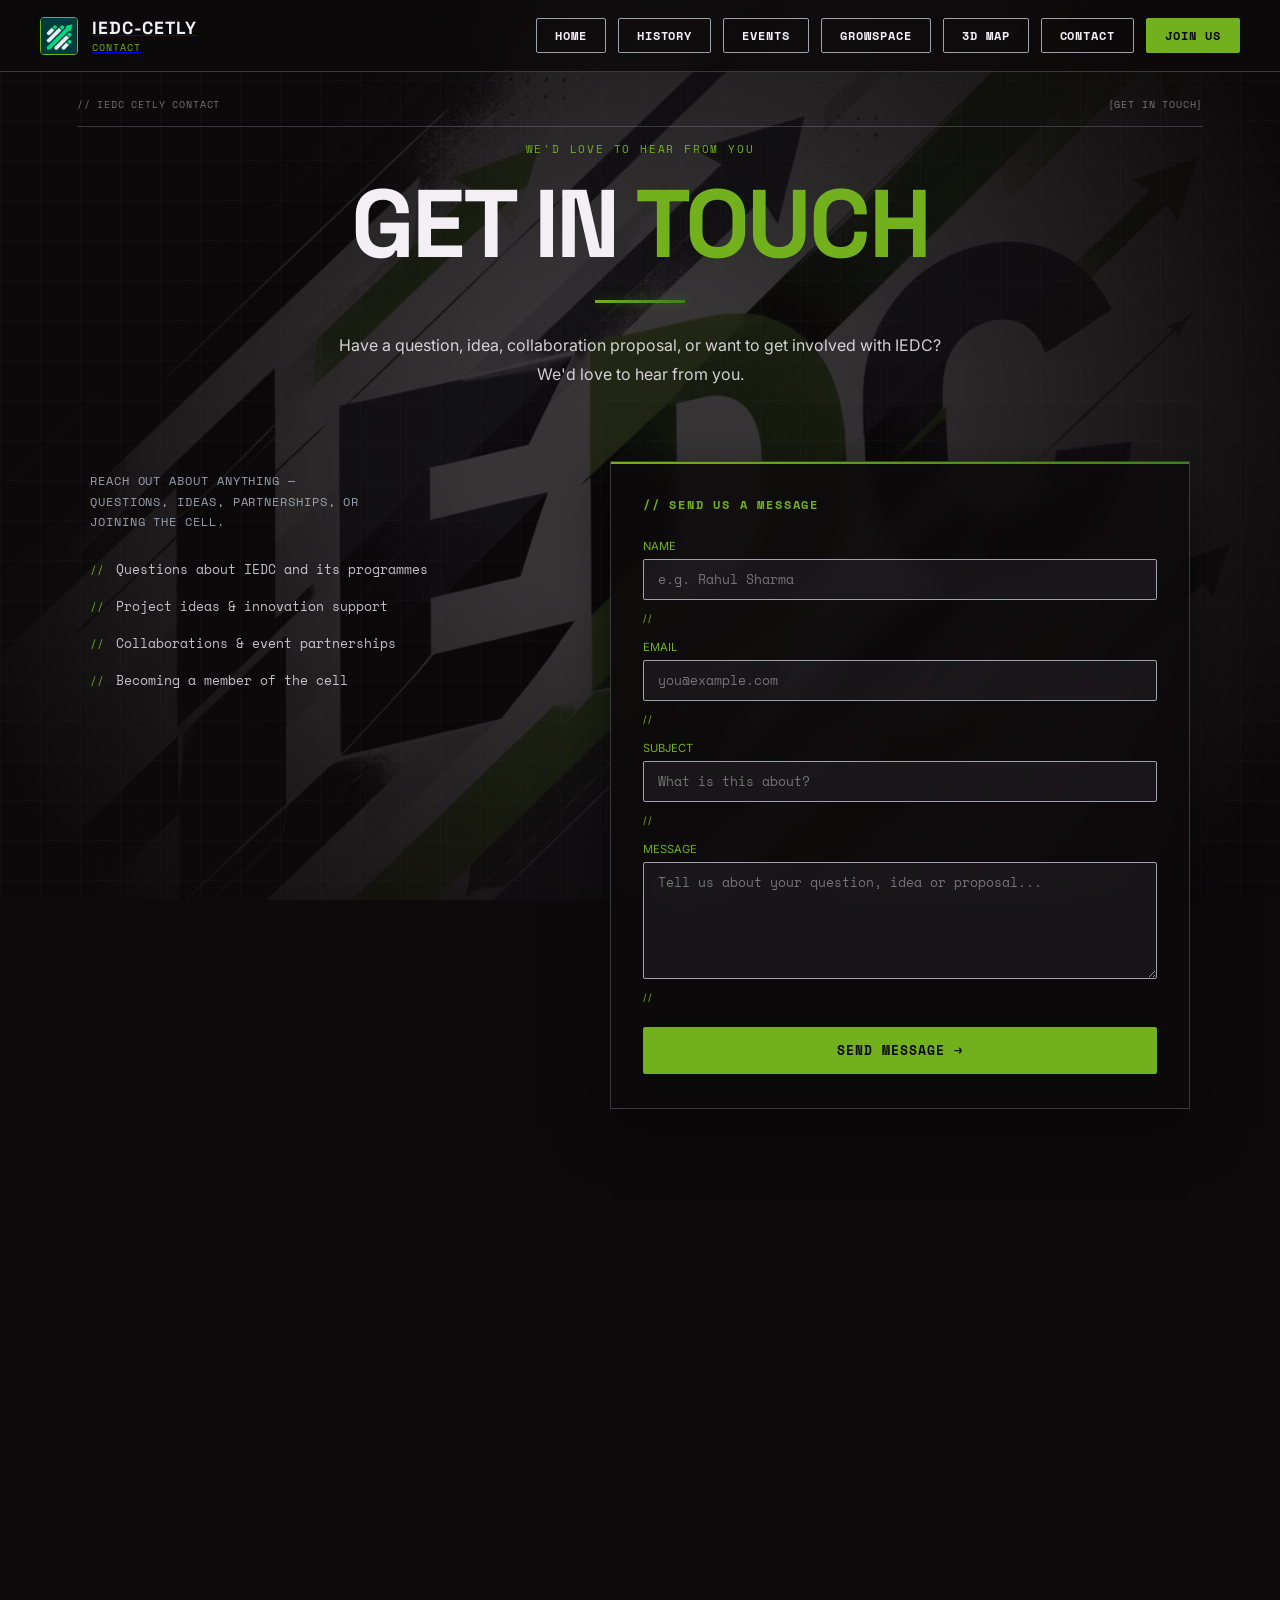
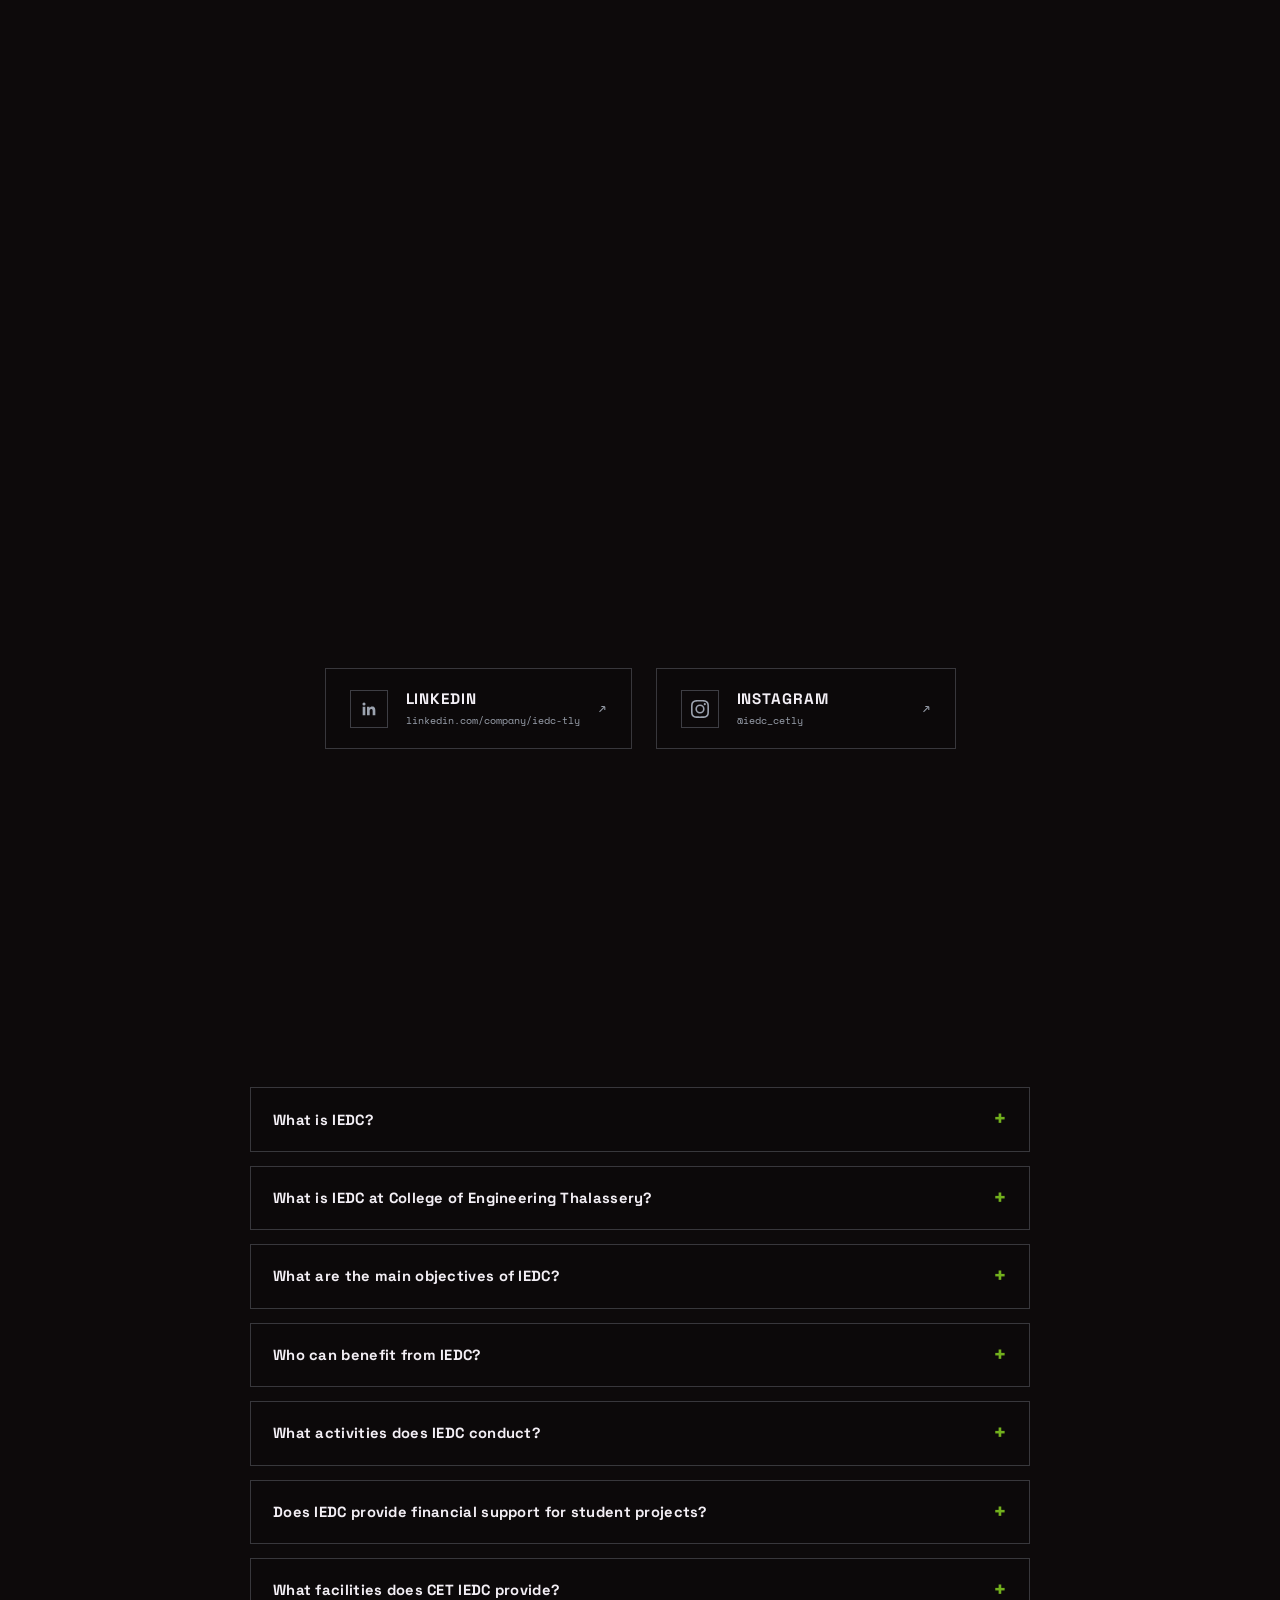
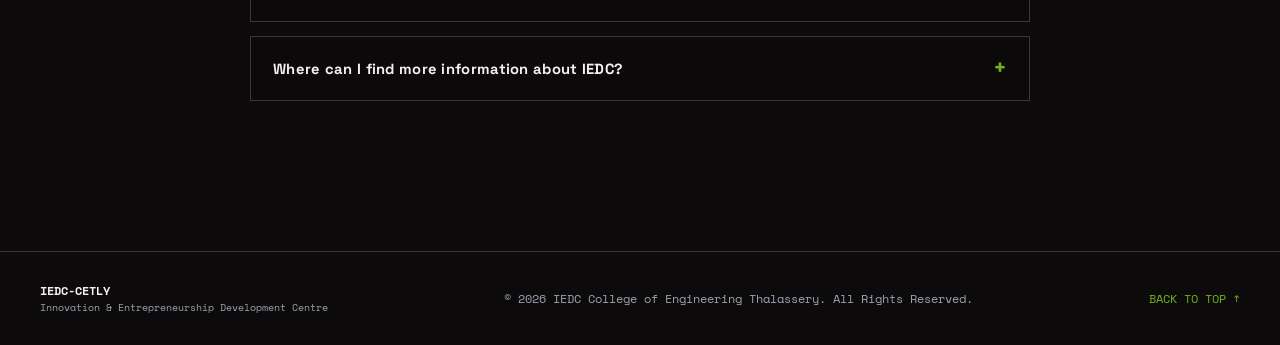
<file: contact.html>
<!DOCTYPE html>
<html lang="en">
<head>
  <meta charset="UTF-8">
  <meta name="viewport" content="width=device-width, initial-scale=1.0">

  <title>Contact | IEDC-CETLY</title>

  <meta name="description" content="Get in touch with IEDC College of Engineering Thalassery — send a message, reach the team directly, follow us on social media, and find answers to common questions.">
  <meta name="theme-color" content="#0D0A0B">

  <!-- Open Graph / Social Media -->
  <meta property="og:type" content="website">
  <meta property="og:url" content="https://iedc-tly.github.io/IEDC-CETLY/contact.html">
  <meta property="og:title" content="Contact | IEDC-CETLY">
  <meta property="og:description" content="Get in touch with IEDC College of Engineering Thalassery.">
  <meta property="og:image" content="https://iedc-tly.github.io/IEDC-CETLY/backdrop.jpg">

  <!-- Twitter Card -->
  <meta name="twitter:card" content="summary_large_image">
  <meta name="twitter:title" content="Contact | IEDC-CETLY">
  <meta name="twitter:description" content="Get in touch with IEDC College of Engineering Thalassery.">
  <meta name="twitter:image" content="https://iedc-tly.github.io/IEDC-CETLY/backdrop.jpg">

  <!-- Fonts -->
  <link rel="preconnect" href="https://fonts.googleapis.com">
  <link rel="preconnect" href="https://fonts.gstatic.com" crossorigin>
  <link href="https://fonts.googleapis.com/css2?family=Space+Grotesk:wght@400;600;700&family=Space+Mono:ital,wght@0,400;0,700;1,400&family=Inter:wght@300;400;500;600&display=swap" rel="stylesheet">

  <!-- Stylesheets -->
  <link rel="stylesheet" href="style.css">
  <link rel="stylesheet" href="contact.css">
</head>
<body>

  <!-- Background System -->
  <div class="grid-background" aria-hidden="true"></div>
  <div class="backdrop-wrapper" aria-hidden="true">
    <picture class="backdrop-picture">
      <source media="(max-width: 768px)" srcset="mob-backdrop.png">
      <img src="backdrop.jpg" alt="" class="backdrop-img">
    </picture>
    <div class="backdrop-overlay"></div>
  </div>

  <!-- Navigation Bar -->
  <header class="navbar">
    <a href="index.html" class="nav-brand" aria-label="Return to IEDC-CETLY Homepage">
      <img src="iedclogo.jpeg" alt="IEDC CETLY Logo" class="brand-logo">
      <div class="brand-text">
        <span class="brand-title">IEDC-CETLY</span>
        <span class="brand-sub font-mono">CONTACT</span>
      </div>
    </a>

    <!-- Mobile Hamburger Toggle -->
    <button class="nav-toggle font-mono" id="nav-toggle" aria-label="Toggle navigation menu" aria-expanded="false">
      <span class="hamburger-bar"></span>
      <span class="hamburger-bar"></span>
      <span class="hamburger-bar"></span>
    </button>

    <nav class="nav-actions" id="nav-actions" aria-label="Main Navigation">
      <a href="index.html" class="btn btn-outline font-mono history-link">
        HOME
      </a>
      <a href="history.html" class="btn btn-outline font-mono history-link">
        HISTORY
      </a>
      <a href="events.html" class="btn btn-outline font-mono event-link">
        EVENTS
      </a>
      <a href="growspace.html" class="btn btn-outline font-mono">
        GROWSPACE
      </a>
      <a href="map.html" class="btn btn-outline font-mono">
        3D MAP
      </a>
      <a href="contact.html" class="btn btn-outline font-mono contact-link" aria-current="page">
        CONTACT
      </a>
      <a href="join.html" class="btn btn-primary font-mono">
        JOIN US
      </a>
    </nav>
  </header>

  <main>

    <!-- =========================================
         GET IN TOUCH
         ========================================= -->
    <section class="contact-intro">
      <div class="contact-intro-meta font-mono">
        <span>// IEDC CETLY CONTACT</span>
        <span>[GET IN TOUCH]</span>
      </div>

      <div class="contact-intro-content">
        <p class="contact-kicker font-mono">
          WE'D LOVE TO HEAR FROM YOU
        </p>

        <h1 class="contact-intro-title">
          GET IN <span>TOUCH</span>
        </h1>

        <div class="contact-intro-rule" aria-hidden="true"></div>

        <p class="contact-intro-message">
          Have a question, idea, collaboration proposal, or want to get involved with IEDC? We'd love to hear from you.
        </p>

        <div class="contact-intro-layout">
          <div class="contact-intro-copy">
            <p class="contact-intro-note font-mono">
              REACH OUT ABOUT ANYTHING — QUESTIONS, IDEAS, PARTNERSHIPS, OR JOINING THE CELL.
            </p>
            <ul class="contact-topics font-mono">
              <li>Questions about IEDC and its programmes</li>
              <li>Project ideas &amp; innovation support</li>
              <li>Collaborations &amp; event partnerships</li>
              <li>Becoming a member of the cell</li>
            </ul>
          </div>

          <div class="contact-form-card">
            <h2 class="contact-form-title font-mono">// SEND US A MESSAGE</h2>

            <form class="contact-form" id="contact-form" novalidate>
              <div class="form-group">
                <label for="contact-name">NAME</label>
                <input type="text" id="contact-name" name="name" placeholder="e.g. Rahul Sharma" required>
                <small class="contact-field-error" id="err-name" role="alert"></small>
              </div>

              <div class="form-group">
                <label for="contact-email">EMAIL</label>
                <input type="email" id="contact-email" name="email" placeholder="you@example.com" required>
                <small class="contact-field-error" id="err-email" role="alert"></small>
              </div>

              <div class="form-group">
                <label for="contact-subject">SUBJECT</label>
                <input type="text" id="contact-subject" name="subject" placeholder="What is this about?" required>
                <small class="contact-field-error" id="err-subject" role="alert"></small>
              </div>

              <div class="form-group">
                <label for="contact-message">MESSAGE</label>
                <textarea id="contact-message" name="message" rows="5" placeholder="Tell us about your question, idea or proposal..." required></textarea>
                <small class="contact-field-error" id="err-message" role="alert"></small>
              </div>

              <div class="contact-submit-row">
                <button type="submit" class="btn btn-primary font-mono" id="contact-submit">SEND MESSAGE →</button>
              </div>
            </form>

            <!-- Success / error states — activated once the contact
                 backend endpoint is connected (see CONTACT_CONFIG in
                 contact.js). Hidden until then. -->
            <div class="contact-view-success" id="contact-view-success" hidden tabindex="-1">
              <div class="contact-check" aria-hidden="true">✓</div>
              <h3>MESSAGE SENT SUCCESSFULLY</h3>
              <p>Thanks for reaching out. Our team will get back to you at <b id="contact-success-email"></b> soon.</p>
              <button type="button" class="btn btn-outline btn-sm font-mono" id="contact-success-again">SEND ANOTHER MESSAGE →</button>
            </div>

            <div class="contact-view-error" id="contact-view-error" hidden tabindex="-1">
              <div class="contact-error-mark" aria-hidden="true">!</div>
              <h3>MESSAGE COULD NOT BE SENT</h3>
              <p id="contact-error-msg">SOMETHING WENT WRONG. PLEASE TRY AGAIN.</p>
              <button type="button" class="btn btn-outline btn-sm font-mono" id="contact-error-retry">TRY AGAIN →</button>
            </div>
          </div>
        </div>
      </div>
    </section>

    <!-- =========================================
         CONTACT INFORMATION
         ========================================= -->
    <section class="contact-section" id="contact-info">
      <div class="section-header contact-section-header reveal">
        <div class="section-tag font-mono">// CONTACT INFORMATION</div>
        <h2 class="section-title">REACH THE CELL</h2>
        <p class="section-subtitle font-mono">DIRECT LINES TO THE TEAM BEHIND IEDC CETLY.</p>
      </div>

      <div class="contact-info-grid">
        <div class="contact-info-block reveal">
          <div class="contact-info-label font-mono">LOCATION</div>
          <div class="contact-info-value">College of Engineering Thalassery</div>
          <div class="contact-info-value">Eranholi, Thalassery, Kerala</div>
        </div>

        <div class="contact-info-block reveal">
          <div class="contact-info-label font-mono">EMAIL</div>
          <a class="contact-info-link" href="mailto:iedc@cethalassery.ac.in">iedc@cethalassery.ac.in</a>
        </div>

        <div class="contact-info-block reveal">
          <div class="contact-info-label font-mono">PHONE</div>
          <ul class="contact-phone-list">
            <li>
              <span class="contact-role font-mono">MARKETING LEAD</span>
              <a class="contact-info-link" href="tel:+918590449108">+91 85904 49108</a>
            </li>
            <li>
              <span class="contact-role font-mono">CEO</span>
              <a class="contact-info-link" href="tel:+918078409098">+91 80784 09098</a>
            </li>
            <li>
              <span class="contact-role font-mono">MEDIA LEAD</span>
              <a class="contact-info-link" href="tel:+919922115345">+91 99221 15345</a>
            </li>
          </ul>
        </div>

        <div class="contact-info-block reveal">
          <div class="contact-info-label font-mono">OFFICE / CLUB HOURS</div>
          <div class="contact-info-value">MONDAY – FRIDAY</div>
          <div class="contact-info-time font-mono">9:00 AM – 5:00 PM</div>
          <div class="contact-info-note">Occasional Saturday availability.</div>
        </div>
      </div>
    </section>

    <!-- =========================================
         SOCIAL MEDIA
         ========================================= -->
    <section class="contact-section" id="social">
      <div class="section-header contact-section-header reveal">
        <div class="section-tag font-mono">// SOCIAL MEDIA</div>
        <h2 class="section-title">FOLLOW IEDC</h2>
        <p class="section-subtitle font-mono">STAY UPDATED ON EVENTS, ANNOUNCEMENTS &amp; CAMPUS INNOVATION.</p>
      </div>

      <div class="contact-social-links">
        <a class="contact-social-link" href="https://www.linkedin.com/company/iedc-tly/" target="_blank" rel="noopener">
          <span class="contact-social-icon" aria-hidden="true">
            <svg viewBox="0 0 24 24" width="18" height="18" fill="currentColor" focusable="false">
              <path d="M20.45 20.45h-3.55v-5.57c0-1.33-.03-3.04-1.85-3.04-1.86 0-2.14 1.45-2.14 2.94v5.67H9.35V9h3.41v1.56h.05c.47-.9 1.63-1.85 3.36-1.85 3.6 0 4.27 2.37 4.27 5.45v6.29zM5.34 7.43a2.06 2.06 0 1 1 0-4.12 2.06 2.06 0 0 1 0 4.12zM7.12 20.45H3.56V9h3.56v11.45z"/>
            </svg>
          </span>
          <span class="contact-social-meta">
            <span class="contact-social-name">LINKEDIN</span>
            <span class="contact-social-handle font-mono">linkedin.com/company/iedc-tly</span>
          </span>
          <span class="contact-social-arrow font-mono" aria-hidden="true">↗</span>
        </a>

        <a class="contact-social-link" href="https://www.instagram.com/iedc_cetly/" target="_blank" rel="noopener">
          <span class="contact-social-icon" aria-hidden="true">
            <svg viewBox="0 0 24 24" width="18" height="18" fill="currentColor" focusable="false">
              <path d="M12 2.16c3.2 0 3.58.01 4.85.07 1.17.05 1.8.25 2.23.41.56.22.96.48 1.38.9.42.42.68.82.9 1.38.16.42.36 1.06.41 2.23.06 1.27.07 1.65.07 4.85s-.01 3.58-.07 4.85c-.05 1.17-.25 1.8-.41 2.23-.22.56-.48.96-.9 1.38-.42.42-.82.68-1.38.9-.42.16-1.06.36-2.23.41-1.27.06-1.65.07-4.85.07s-3.58-.01-4.85-.07c-1.17-.05-1.8-.25-2.23-.41a3.72 3.72 0 0 1-1.38-.9 3.72 3.72 0 0 1-.9-1.38c-.16-.42-.36-1.06-.41-2.23-.06-1.27-.07-1.65-.07-4.85s.01-3.58.07-4.85c.05-1.17.25-1.8.41-2.23.22-.56.48-.96.9-1.38.42-.42.82-.68 1.38-.9.42-.16 1.06-.36 2.23-.41 1.27-.06 1.65-.07 4.85-.07zM12 0C8.74 0 8.33.01 7.05.07 5.78.13 4.9.33 4.14.63a5.88 5.88 0 0 0-2.13 1.38A5.88 5.88 0 0 0 .63 4.14C.33 4.9.13 5.78.07 7.05.01 8.33 0 8.74 0 12s.01 3.67.07 4.95c.06 1.27.26 2.15.56 2.91.31.8.72 1.47 1.38 2.13a5.88 5.88 0 0 0 2.13 1.38c.76.3 1.64.5 2.91.56C8.33 23.99 8.74 24 12 24s3.67-.01 4.95-.07c1.27-.06 2.15-.26 2.91-.56a5.88 5.88 0 0 0 2.13-1.38 5.88 5.88 0 0 0 1.38-2.13c.3-.76.5-1.64.56-2.91.06-1.28.07-1.69.07-4.95s-.01-3.67-.07-4.95c-.06-1.27-.26-2.15-.56-2.91a5.88 5.88 0 0 0-1.38-2.13A5.88 5.88 0 0 0 19.86.63c-.76-.3-1.64-.5-2.91-.56C15.67.01 15.26 0 12 0zm0 5.84A6.16 6.16 0 1 0 18.16 12 6.16 6.16 0 0 0 12 5.84zm0 10.15A4 4 0 1 1 16 12a4 4 0 0 1-4 3.99zm7.85-10.4a1.44 1.44 0 1 1-1.44-1.44 1.44 1.44 0 0 1 1.44 1.44z"/>
            </svg>
          </span>
          <span class="contact-social-meta">
            <span class="contact-social-name">INSTAGRAM</span>
            <span class="contact-social-handle font-mono">@iedc_cetly</span>
          </span>
          <span class="contact-social-arrow font-mono" aria-hidden="true">↗</span>
        </a>
      </div>
    </section>

    <!-- =========================================
         FAQ
         ========================================= -->
    <section class="contact-section contact-faq-section" id="faq">
      <div class="section-header contact-section-header reveal">
        <div class="section-tag font-mono">// FREQUENTLY ASKED QUESTIONS</div>
        <h2 class="section-title">FAQ</h2>
        <p class="section-subtitle font-mono">EVERYTHING YOU MIGHT WANT TO KNOW ABOUT IEDC CETLY.</p>
      </div>

      <div class="faq-list" id="faq-list"></div>
    </section>

  </main>

  <!-- Footer -->
  <footer class="footer font-mono">
    <div class="footer-content">
      <div class="footer-brand">
        <span class="footer-title">IEDC-CETLY</span>
        <span class="footer-sub">Innovation & Entrepreneurship Development Centre</span>
      </div>
      <div class="footer-rights">
        © 2026 IEDC College of Engineering Thalassery. All Rights Reserved.
      </div>
      <div class="footer-top">
        <a href="#" id="scroll-top">BACK TO TOP ↑</a>
      </div>
    </div>
  </footer>

  <!-- Scripts -->
  <script src="contact.js"></script>
</body>
</html>
</file>
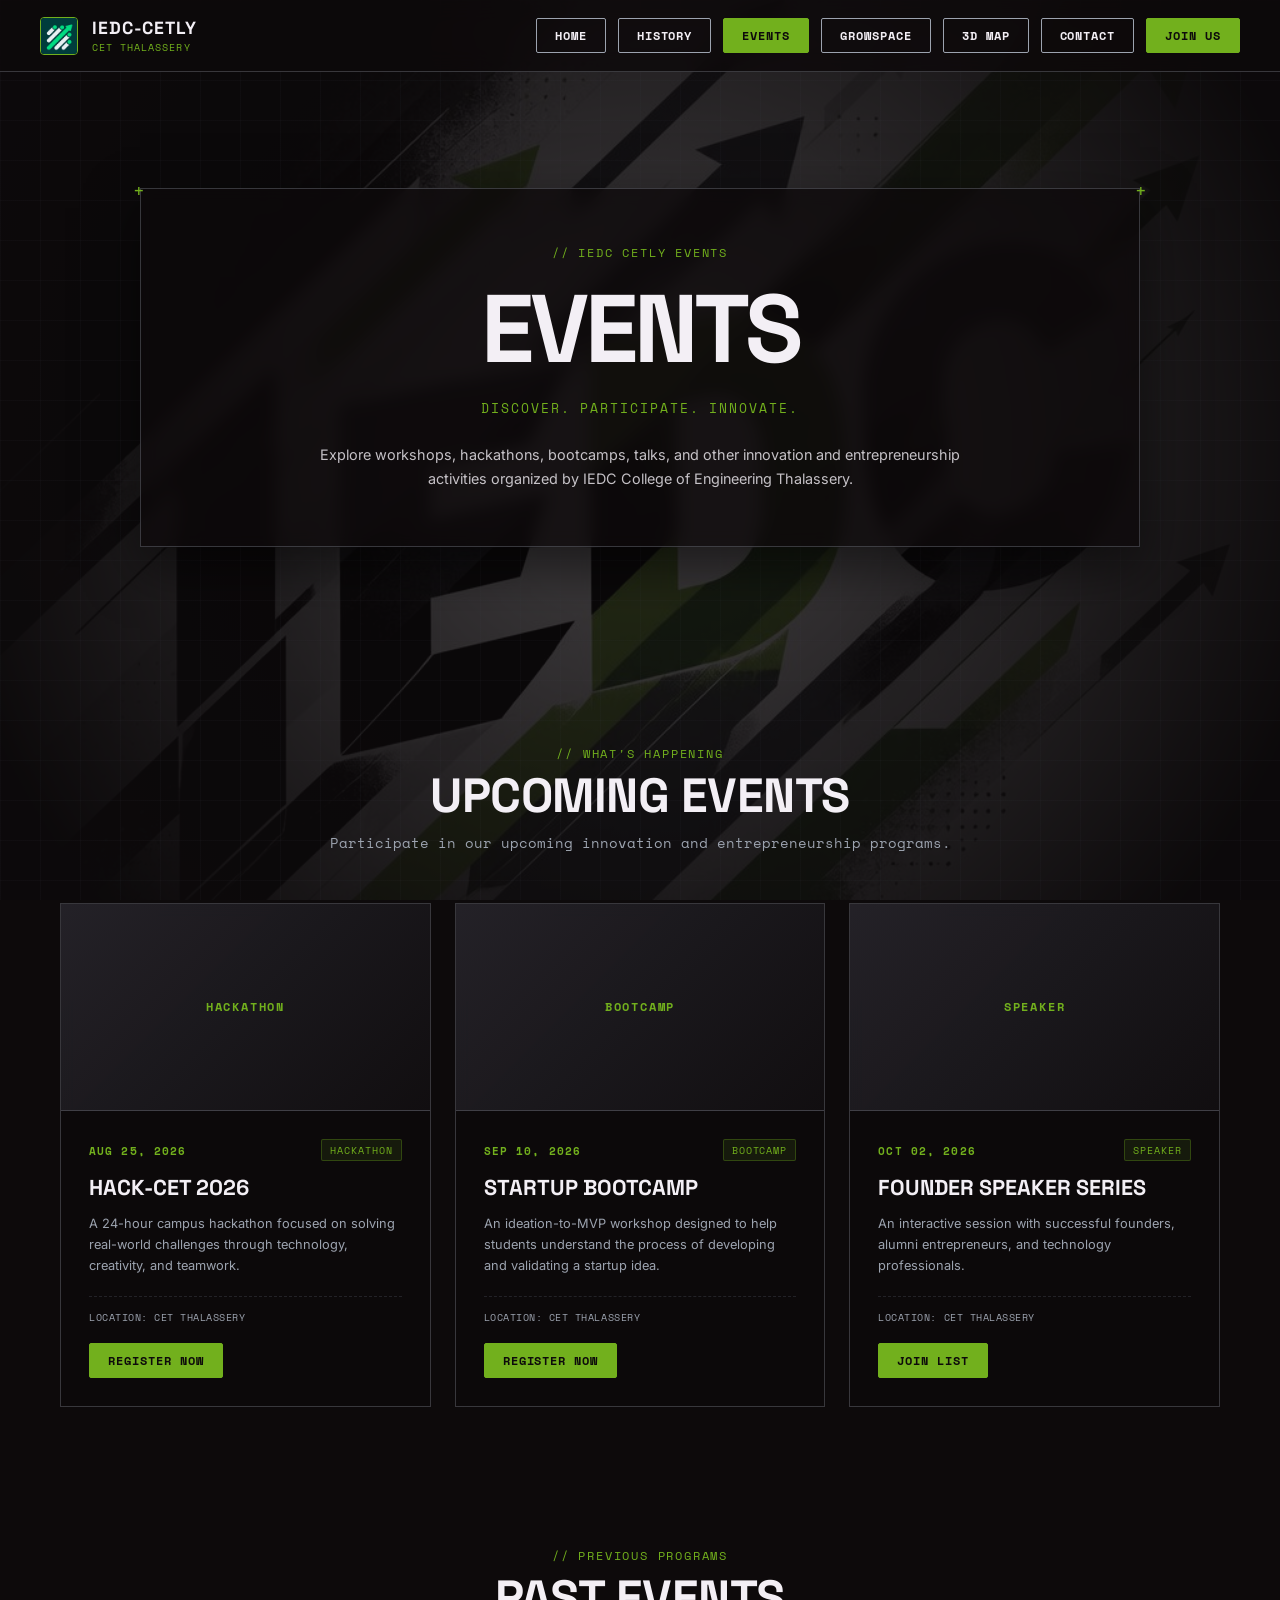
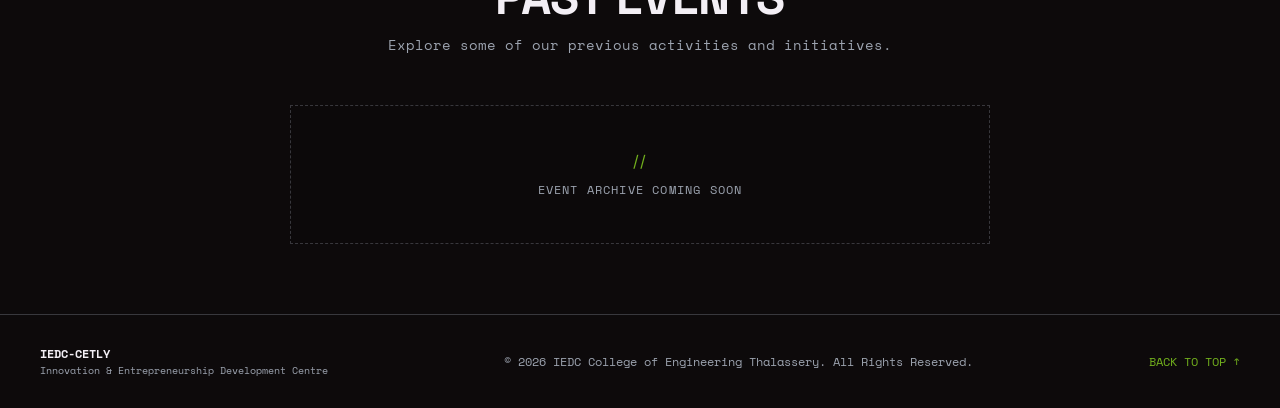
<file: events.html>
<!DOCTYPE html>
<html lang="en">
<head>
  <meta charset="UTF-8">
  <meta name="viewport" content="width=device-width, initial-scale=1.0">

  <title>Events | IEDC-CETLY</title>

  <meta name="description"
        content="Explore upcoming and past events organized by IEDC College of Engineering Thalassery.">

  <!-- Fonts -->
  <link rel="preconnect" href="https://fonts.googleapis.com">
  <link rel="preconnect" href="https://fonts.gstatic.com" crossorigin>

  <link href="https://fonts.googleapis.com/css2?family=Space+Grotesk:wght@400;600;700&family=Space+Mono:wght@400;700&family=Inter:wght@300;400;500;600&display=swap"
        rel="stylesheet">

  <!-- Main Website Styles -->
  <link rel="stylesheet" href="style.css">

  <!-- Events Page Styles -->
  <link rel="stylesheet" href="events.css">
</head>

<body>

  <!-- Background -->
  <div class="grid-background" aria-hidden="true"></div>

  <div class="backdrop-wrapper" aria-hidden="true">
    <picture class="backdrop-picture">
      <source media="(max-width: 768px)" srcset="mob-backdrop.png">
      <img src="backdrop.jpg" alt="" class="backdrop-img">
    </picture>

    <div class="backdrop-overlay"></div>
  </div>


  <!-- Navigation Bar -->
  <header class="navbar">

    <div class="nav-brand">

      <img src="iedclogo.jpeg"
           alt="IEDC CETLY Logo"
           class="brand-logo">

      <div class="brand-text">
        <span class="brand-title">IEDC-CETLY</span>
        <span class="brand-sub font-mono">CET THALASSERY</span>
      </div>

    </div>


    <!-- Mobile Menu -->
    <button class="nav-toggle font-mono"
            id="nav-toggle"
            aria-label="Toggle navigation menu"
            aria-expanded="false">

      <span class="hamburger-bar"></span>
      <span class="hamburger-bar"></span>
      <span class="hamburger-bar"></span>

    </button>


    <!-- Navigation -->
    <nav class="nav-actions"
         id="nav-actions"
         aria-label="Main Navigation">

      <a href="index.html"
         class="btn btn-outline font-mono">
        HOME
      </a>

      <a href="history.html"
         class="btn btn-outline font-mono">
        HISTORY
      </a>

      <a href="events.html"
         class="btn btn-primary font-mono">
        EVENTS
      </a>

      <a href="growspace.html"
         class="btn btn-outline font-mono">
        GROWSPACE
      </a>

      <a href="map.html"
         class="btn btn-outline font-mono">
        3D MAP
      </a>

      <a href="contact.html"
         class="btn btn-outline font-mono">
        CONTACT
      </a>

      <a href="join.html"
         class="btn btn-primary font-mono">
        JOIN US
      </a>

    </nav>

  </header>


  <!-- Events Hero -->
  <main>

    <section class="events-hero">

      <div class="events-hero-content">

        <div class="section-tag font-mono">
          // IEDC CETLY EVENTS
        </div>

        <h1 class="events-title">
          EVENTS
        </h1>

        <p class="events-subtitle font-mono">
          DISCOVER. PARTICIPATE. INNOVATE.
        </p>

        <p class="events-intro">
          Explore workshops, hackathons, bootcamps, talks, and other
          innovation and entrepreneurship activities organized by IEDC
          College of Engineering Thalassery.
        </p>

      </div>

    </section>


    <!-- Upcoming Events -->
    <section class="events-section">

      <div class="section-header">

        <div class="section-tag font-mono">
          // WHAT'S HAPPENING
        </div>

        <h2 class="section-title">
          UPCOMING EVENTS
        </h2>

        <p class="section-subtitle font-mono">
          Participate in our upcoming innovation and entrepreneurship programs.
        </p>

      </div>


      <!-- Event Cards (Populated dynamically by events.js) -->
      <div class="events-grid" id="upcoming-events-grid">
        <div class="events-empty-state font-mono">
          <span class="empty-icon">//</span>
          <p class="empty-text">LOADING LIVE EVENTS...</p>
        </div>
      </div>

    </section>


    <!-- Past Events -->
    <section class="events-section past-events">

      <div class="section-header">

        <div class="section-tag font-mono">
          // PREVIOUS PROGRAMS
        </div>

        <h2 class="section-title">
          PAST EVENTS
        </h2>

        <p class="section-subtitle font-mono">
          Explore some of our previous activities and initiatives.
        </p>

      </div>

      <!-- Past Events Grid (shown when past events exist in Google Sheets) -->
      <div class="events-grid" id="past-events-grid" style="display: none;"></div>

      <!-- Fallback message when no past events are archived -->
      <div class="past-events-message" id="past-events-fallback">
        <span class="font-mono">
          EVENT ARCHIVE COMING SOON
        </span>
      </div>

    </section>

  </main>


  <!-- Footer -->
  <footer class="footer font-mono">

    <div class="footer-content">

      <div class="footer-brand">

        <span class="footer-title">
          IEDC-CETLY
        </span>

        <span class="footer-sub">
          Innovation & Entrepreneurship Development Centre
        </span>

      </div>


      <div class="footer-rights">
        © 2026 IEDC College of Engineering Thalassery.
        All Rights Reserved.
      </div>


      <div class="footer-top">

        <a href="#" id="scroll-top">
          BACK TO TOP ↑
        </a>

      </div>

    </div>

  </footer>


  <!-- Scripts -->
  <script src="events.js"></script>
  <script src="script.js"></script>

</body>
</html>
</file>
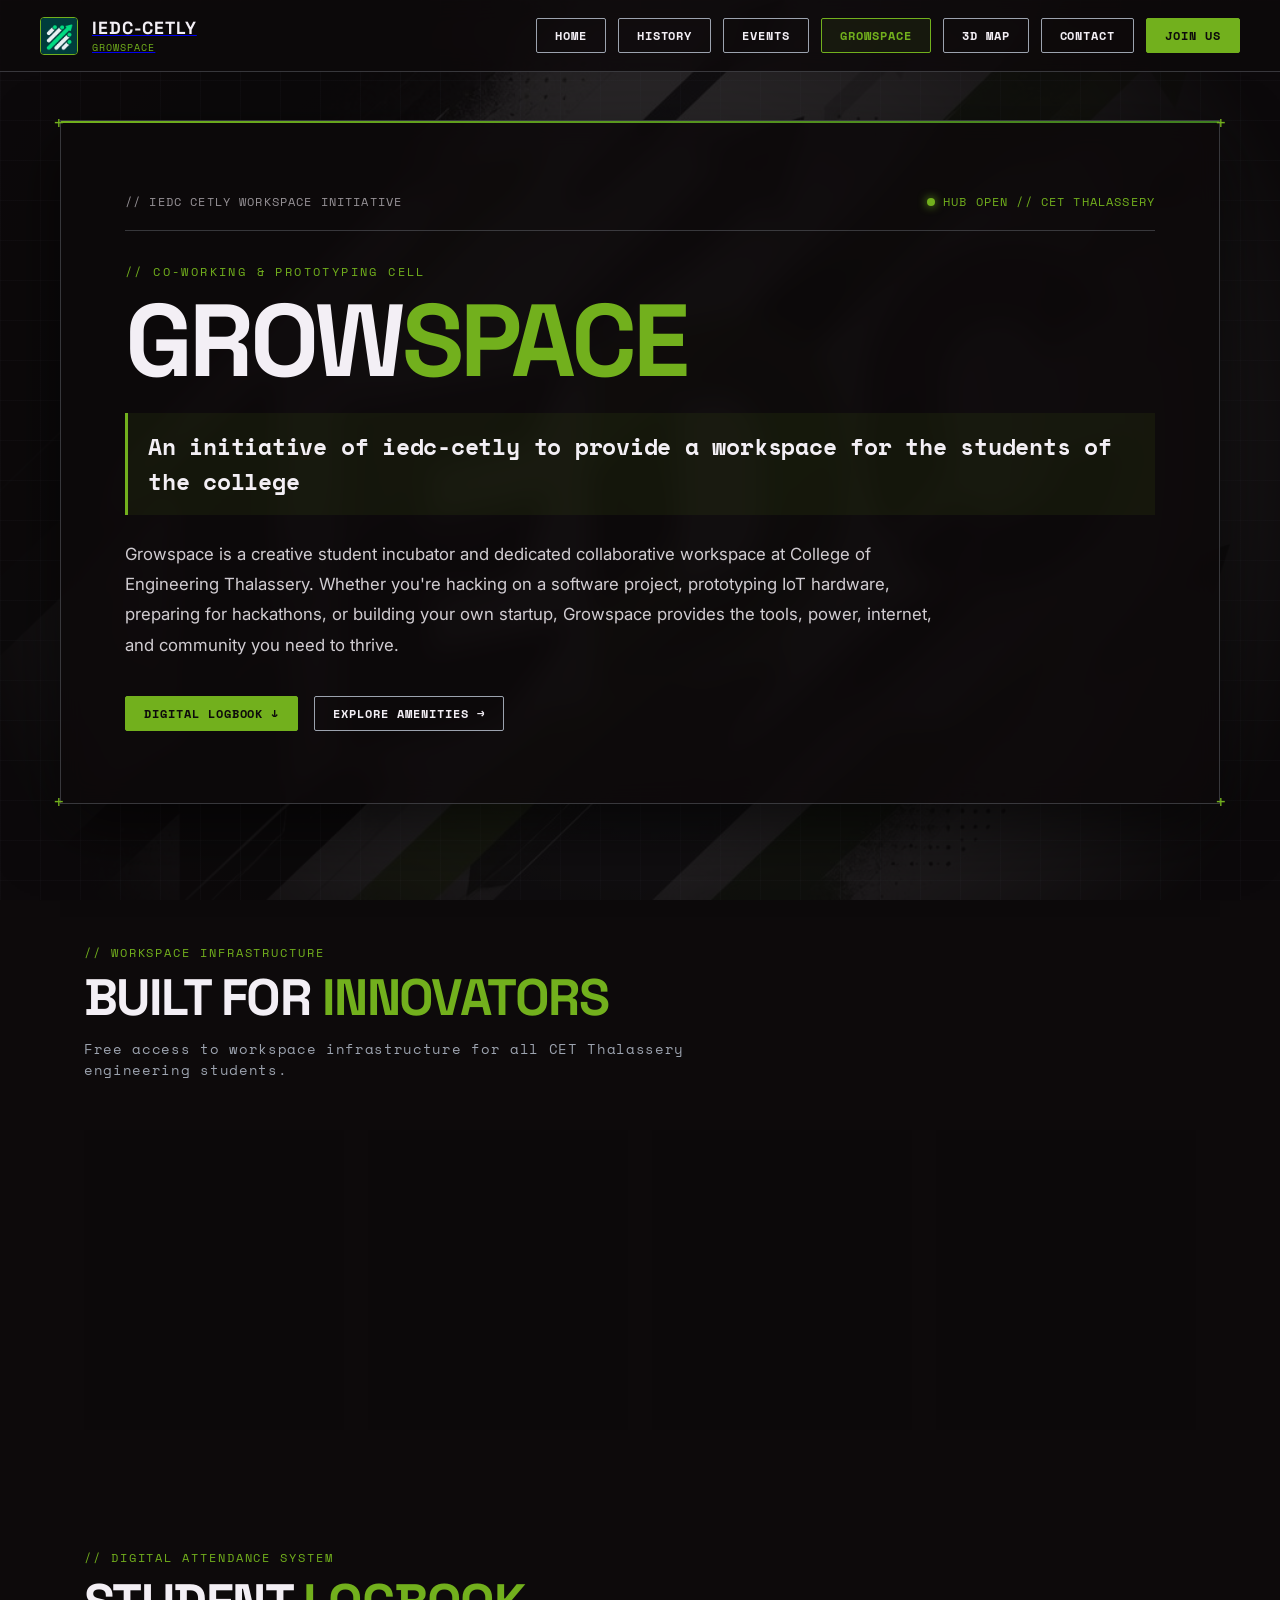
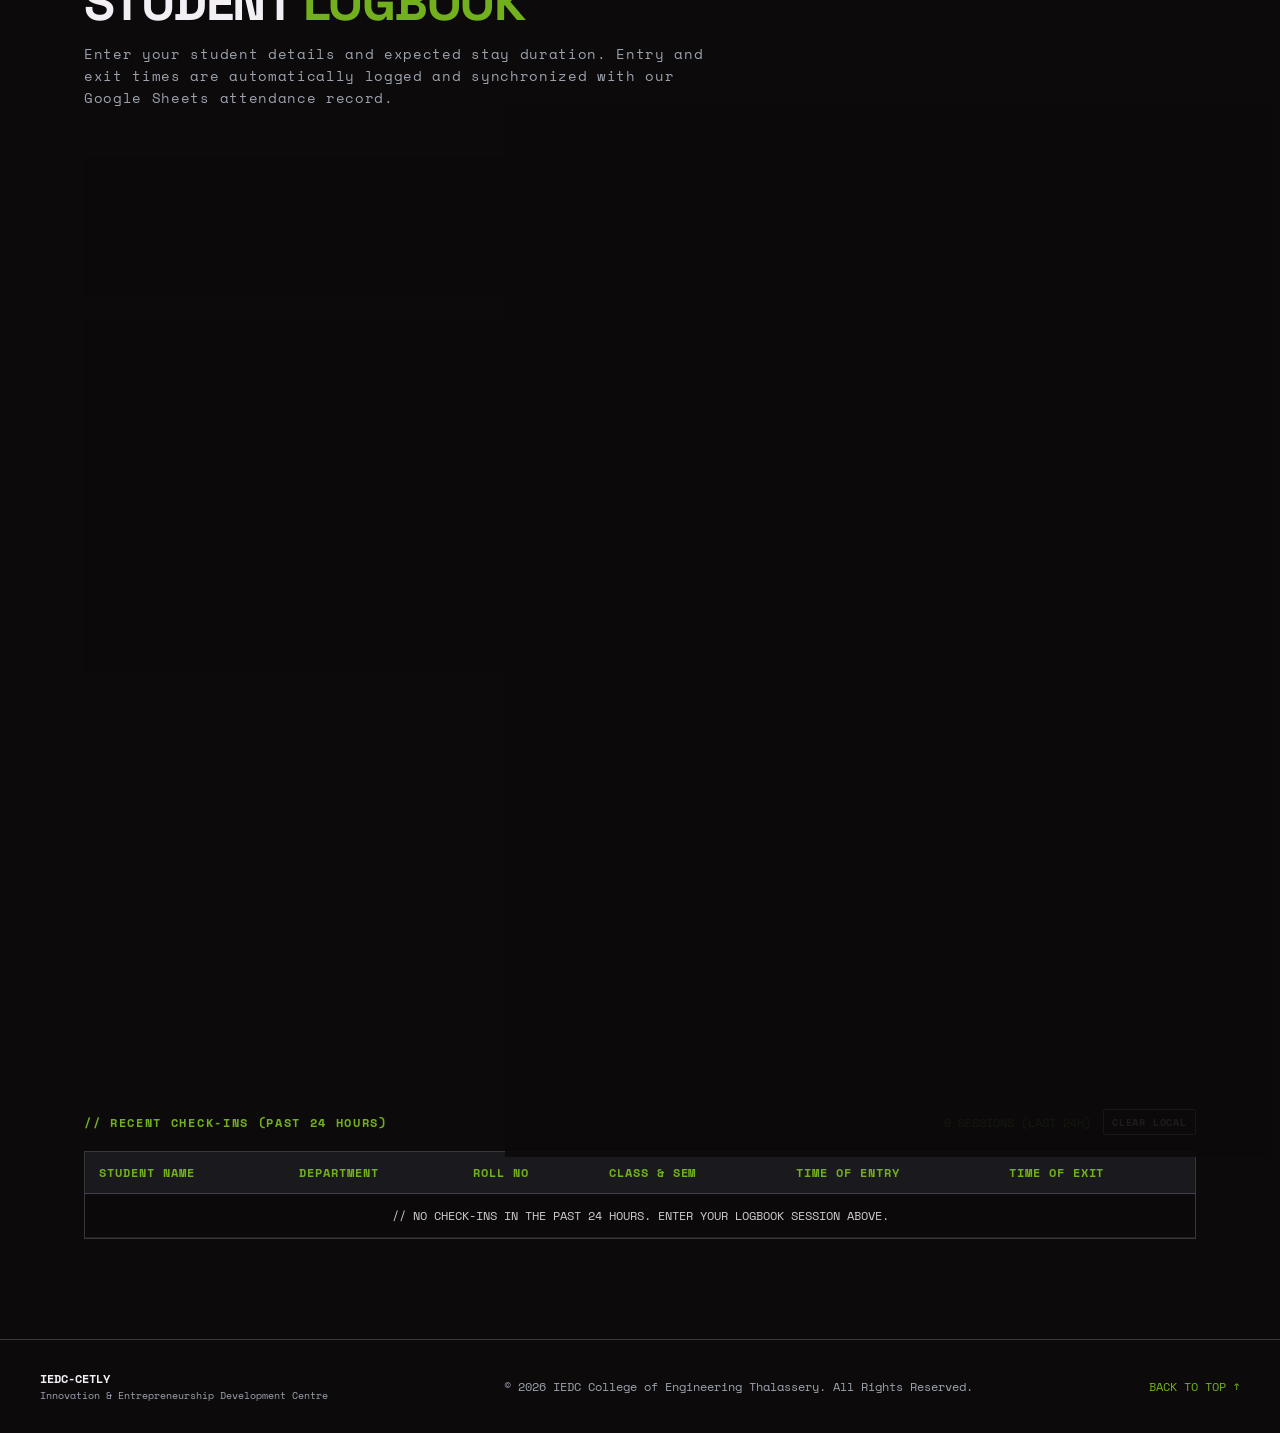
<file: growspace.html>
<!DOCTYPE html>
<html lang="en">
<head>
  <meta charset="UTF-8">
  <meta name="viewport" content="width=device-width, initial-scale=1.0">

  <title>Growspace | IEDC-CETLY Workspace</title>

  <meta name="description" content="Growspace is an initiative of IEDC-CETLY to provide a dedicated workspace for the students of College of Engineering Thalassery. Check into the digital logbook.">
  <meta name="keywords" content="Growspace, IEDC CETLY, College of Engineering Thalassery, student workspace, logbook, innovation hub, KSUM">
  <meta name="theme-color" content="#0D0A0B">

  <!-- Open Graph / Social Media -->
  <meta property="og:type" content="website">
  <meta property="og:url" content="https://iedc-tly.github.io/IEDC-CETLY/growspace.html">
  <meta property="og:title" content="Growspace | IEDC-CETLY Workspace">
  <meta property="og:description" content="An initiative of IEDC-CETLY to provide a workspace for the students of the college.">
  <meta property="og:image" content="https://iedc-tly.github.io/IEDC-CETLY/backdrop.jpg">

  <!-- Twitter Card -->
  <meta name="twitter:card" content="summary_large_image">
  <meta name="twitter:title" content="Growspace | IEDC-CETLY Workspace">
  <meta name="twitter:description" content="An initiative of IEDC-CETLY to provide a workspace for the students of the college.">
  <meta name="twitter:image" content="https://iedc-tly.github.io/IEDC-CETLY/backdrop.jpg">

  <!-- Google Fonts -->
  <link rel="preconnect" href="https://fonts.googleapis.com">
  <link rel="preconnect" href="https://fonts.gstatic.com" crossorigin>
  <link href="https://fonts.googleapis.com/css2?family=Space+Grotesk:wght@400;600;700&family=Space+Mono:ital,wght@0,400;0,700;1,400&family=Inter:wght@300;400;500;600&display=swap" rel="stylesheet">

  <!-- Stylesheets -->
  <link rel="stylesheet" href="style.css">
  <link rel="stylesheet" href="growspace.css">
</head>
<body>

  <!-- Background Grid & Backdrop -->
  <div class="grid-background" aria-hidden="true"></div>
  <div class="backdrop-wrapper" aria-hidden="true">
    <picture class="backdrop-picture">
      <source media="(max-width: 768px)" srcset="mob-backdrop.png">
      <img src="backdrop.jpg" alt="" class="backdrop-img">
    </picture>
    <div class="backdrop-overlay"></div>
  </div>

  <!-- Navigation Bar -->
  <header class="navbar">
    <a href="index.html" class="nav-brand" aria-label="Return to IEDC-CETLY Homepage">
      <img src="iedclogo.jpeg" alt="IEDC CETLY Logo" class="brand-logo">
      <div class="brand-text">
        <span class="brand-title">IEDC-CETLY</span>
        <span class="brand-sub font-mono">GROWSPACE</span>
      </div>
    </a>

    <!-- Mobile Hamburger Toggle -->
    <button class="nav-toggle font-mono" id="nav-toggle" aria-label="Toggle navigation menu" aria-expanded="false">
      <span class="hamburger-bar"></span>
      <span class="hamburger-bar"></span>
      <span class="hamburger-bar"></span>
    </button>

    <!-- Main Navigation Actions -->
    <nav class="nav-actions" id="nav-actions" aria-label="Main Navigation">
      <a href="index.html" class="btn btn-outline font-mono">
        HOME
      </a>
      <a href="history.html" class="btn btn-outline font-mono">
        HISTORY
      </a>
      <a href="events.html" class="btn btn-outline font-mono">
        EVENTS
      </a>
      <a href="growspace.html" class="btn btn-outline font-mono growspace-link active" aria-current="page">
        GROWSPACE
      </a>
      <a href="map.html" class="btn btn-outline font-mono">
        3D MAP
      </a>
      <a href="contact.html" class="btn btn-outline font-mono">
        CONTACT
      </a>
      <a href="join.html" class="btn btn-primary font-mono">
        JOIN US
      </a>
    </nav>
  </header>

  <main>

    <!-- =========================================
         HERO SECTION
         ========================================= -->
    <section class="growspace-hero">
      <div class="growspace-hero-frame">
        <div class="corner-mark top-left">+</div>
        <div class="corner-mark top-right">+</div>
        <div class="corner-mark bottom-left">+</div>
        <div class="corner-mark bottom-right">+</div>

        <div class="hero-meta-bar font-mono">
          <span>// IEDC CETLY WORKSPACE INITIATIVE</span>
          <span class="badge-live">HUB OPEN // CET THALASSERY</span>
        </div>

        <div class="growspace-kicker font-mono">// CO-WORKING &amp; PROTOTYPING CELL</div>

        <h1 class="growspace-title">
          GROW<span>SPACE</span>
        </h1>

        <!-- Required Heading from user prompt -->
        <h2 class="growspace-initiative-heading">
          An initiative of iedc-cetly to provide a workspace for the students of the college
        </h2>

        <p class="growspace-hero-desc">
          Growspace is a creative student incubator and dedicated collaborative workspace at College of Engineering Thalassery. Whether you're hacking on a software project, prototyping IoT hardware, preparing for hackathons, or building your own startup, Growspace provides the tools, power, internet, and community you need to thrive.
        </p>

        <div class="growspace-hero-actions">
          <a href="#logbook" class="btn btn-primary font-mono">
            DIGITAL LOGBOOK ↓
          </a>
          <a href="#amenities" class="btn btn-outline font-mono">
            EXPLORE AMENITIES →
          </a>
        </div>
      </div>
    </section>

    <!-- =========================================
         AMENITIES & OVERVIEW
         ========================================= -->
    <section class="growspace-section" id="amenities">
      <div class="growspace-section-header">
        <div class="growspace-section-tag font-mono">// WORKSPACE INFRASTRUCTURE</div>
        <h2 class="growspace-section-title">BUILT FOR <span>INNOVATORS</span></h2>
        <p class="growspace-section-sub font-mono">
          Free access to workspace infrastructure for all CET Thalassery engineering students.
        </p>
      </div>

      <div class="amenities-grid">
        <article class="amenity-card">
          <div class="amenity-num font-mono">01 // WORKSTATIONS</div>
          <h3>DESK SPACE &amp; POWER</h3>
          <p>
            Equipped with ergonomic seating, individual power sockets, high-speed Wi-Fi, and a distraction-free environment for extended coding and research sessions.
          </p>
        </article>

        <article class="amenity-card">
          <div class="amenity-num font-mono">02 // HARDWARE LAB</div>
          <h3>PROTOTYPING &amp; IOT</h3>
          <p>
            Access microcontroller boards, sensors, measurement tools, and hardware kits to develop embedded systems, robotics, and physical computing projects.
          </p>
        </article>

        <article class="amenity-card">
          <div class="amenity-num font-mono">03 // COLLABORATION</div>
          <h3>TEAM BRAINSTORMING</h3>
          <p>
            Whiteboards, display units, and flexible group seating designed for team discussions, sprint planning, ideation meetings, and hackathon prep.
          </p>
        </article>

        <article class="amenity-card">
          <div class="amenity-num font-mono">04 // INCUBATION</div>
          <h3>MENTORSHIP &amp; GRANTS</h3>
          <p>
            Direct connectivity with IEDC faculty coordinators, senior mentors, KSUM seed funding avenues, and Technology Business Incubator (TBI) assistance.
          </p>
        </article>
      </div>
    </section>

    <!-- =========================================
         DIGITAL LOGBOOK SECTION
         ========================================= -->
    <section class="logbook-section" id="logbook">
      <div class="growspace-section-header">
        <div class="growspace-section-tag font-mono">// DIGITAL ATTENDANCE SYSTEM</div>
        <h2 class="growspace-section-title">STUDENT <span>LOGBOOK</span></h2>
        <p class="growspace-section-sub font-mono">
          Enter your student details and expected stay duration. Entry and exit times are automatically logged and synchronized with our Google Sheets attendance record.
        </p>
      </div>

      <div class="logbook-layout">

        <!-- Left Column: Guidelines & Clock -->
        <div class="logbook-info-col">
          
          <!-- Live Realtime Clock Card -->
          <div class="live-clock-card">
            <div class="live-clock-tag font-mono">// CURRENT SYSTEM TIME</div>
            <div class="live-clock-time" id="live-clock-time">--:--:-- --</div>
            <div class="live-clock-date font-mono" id="live-clock-date">LOADING DATE...</div>
          </div>

          <!-- Guidelines Card -->
          <div class="guidelines-card">
            <h3 class="guidelines-title font-mono">// WORKSPACE PROTOCOL</h3>
            <ul class="guidelines-list">
              <li>Log your entry upon arriving at Growspace and specify your intended stay duration.</li>
              <li>Keep your designated workspace tidy and dispose of any waste in bins.</li>
              <li>Handle electronic equipment, test devices, and cables with caution.</li>
              <li>Maintain a collaborative, respectful atmosphere for all students.</li>
              <li>Power down monitors and unplug chargers when concluding your session.</li>
            </ul>
          </div>

        </div>

        <!-- Right Column: Interactive Logbook Form & Confirmation -->
        <div class="logbook-form-card">
          <div class="corner-mark top-left">+</div>
          <div class="corner-mark top-right">+</div>
          <div class="corner-mark bottom-left">+</div>
          <div class="corner-mark bottom-right">+</div>

          <div class="logbook-form-title font-mono">
            <span>// CHECK-IN FORM</span>
            <span>[CETLY-LOG-01]</span>
          </div>

          <!-- FORM ELEMENT -->
          <form class="logbook-form" id="growspace-logbook-form" novalidate>

            <!-- Student Name -->
            <div class="form-group">
              <label for="log-name">STUDENT FULL NAME *</label>
              <input type="text" id="log-name" name="name" placeholder="e.g. Rahul K" required autocomplete="name">
              <small class="field-error" id="err-name" role="alert"></small>
            </div>

            <!-- Department & Roll Number -->
            <div class="form-grid-2">
              <div class="form-group">
                <label for="log-department">DEPARTMENT *</label>
                <select id="log-department" name="department" required>
                  <option value="" disabled selected>Select Department</option>
                  <option value="Computer Science & Engineering">Computer Science &amp; Engg (CSE)</option>
                  <option value="Electronics & Communication">Electronics &amp; Comm. (ECE)</option>
                  <option value="Electrical & Electronics">Electrical &amp; Electronics (EEE)</option>
                  <option value="Mechanical Engineering">Mechanical Engineering (ME)</option>
                  <option value="Civil Engineering">Civil Engineering (CE)</option>
                  <option value="Information Technology">Information Technology (IT)</option>
                  <option value="Artificial Intelligence & Data Science">AI &amp; Data Science (AI&amp;DS)</option>
                  <option value="Master of Computer Applications">MCA / Post-Graduate</option>
                  <option value="Other">Other Branch / Stream</option>
                </select>
                <small class="field-error" id="err-dept" role="alert"></small>
              </div>

              <div class="form-group">
                <label for="log-rollno">ROLL NO / REG NO *</label>
                <input type="text" id="log-rollno" name="rollno" placeholder="e.g. TLY22CS042" required autocomplete="off">
                <small class="field-error" id="err-roll" role="alert"></small>
              </div>
            </div>

            <!-- Class & Semester -->
            <div class="form-grid-2">
              <div class="form-group">
                <label for="log-semester">SEMESTER *</label>
                <select id="log-semester" name="semester" required>
                  <option value="" disabled selected>Select Semester</option>
                  <option value="S1">Semester 1 (S1)</option>
                  <option value="S2">Semester 2 (S2)</option>
                  <option value="S3">Semester 3 (S3)</option>
                  <option value="S4">Semester 4 (S4)</option>
                  <option value="S5">Semester 5 (S5)</option>
                  <option value="S6">Semester 6 (S6)</option>
                  <option value="S7">Semester 7 (S7)</option>
                  <option value="S8">Semester 8 (S8)</option>
                </select>
                <small class="field-error" id="err-sem" role="alert"></small>
              </div>

              <div class="form-group">
                <label for="log-class">CLASS / BATCH *</label>
                <input type="text" id="log-class" name="class" placeholder="e.g. CSE-A or BATCH 2" required>
                <small class="field-error" id="err-class" role="alert"></small>
              </div>
            </div>

            <!-- Entry Time -->
            <div class="form-group">
              <label for="log-entry-time">
                <span>TIME OF ENTRY *</span>
                <span class="opt">[DEFAULTS TO CURRENT TIME]</span>
              </label>
              <input type="datetime-local" id="log-entry-time" name="entryTime" required>
              <small class="field-error" id="err-entry" role="alert"></small>
            </div>

            <!-- Stay Duration (Hours Stayed) -->
            <div class="form-group duration-wrapper">
              <label for="log-hours">
                <span>HOURS STAYED / PLANNED DURATION *</span>
                <span class="opt">[SELECT OR TYPE HOURS]</span>
              </label>
              <div class="duration-chips" id="duration-chips">
                <button type="button" class="duration-chip" data-hours="0.5">0.5 hr</button>
                <button type="button" class="duration-chip active" data-hours="1.0">1.0 hr</button>
                <button type="button" class="duration-chip" data-hours="1.5">1.5 hrs</button>
                <button type="button" class="duration-chip" data-hours="2.0">2.0 hrs</button>
                <button type="button" class="duration-chip" data-hours="3.0">3.0 hrs</button>
                <button type="button" class="duration-chip" data-hours="4.0">4.0 hrs</button>
              </div>
              <input type="number" id="log-hours" name="hoursStayed" step="0.5" min="0.5" max="12" value="1.0" required>
              <small class="field-error" id="err-hours" role="alert"></small>
            </div>

            <!-- Dynamic Calculated Entry & Exit Preview -->
            <div class="calc-preview-card" aria-live="polite">
              <div class="calc-preview-header">
                <span>// COMPUTED SESSION TIME WINDOW</span>
                <span>AUTO-CALCULATED</span>
              </div>
              <div class="calc-preview-body">
                <div class="calc-meta-item">
                  <div class="calc-label font-mono">TIME OF ENTRY:</div>
                  <div class="calc-val" id="preview-entry-val">--:--</div>
                </div>
                <div class="calc-meta-item">
                  <div class="calc-label font-mono">COMPUTED EXIT TIME:</div>
                  <div class="calc-val highlight" id="preview-exit-val">--:--</div>
                </div>
                <div class="calc-meta-item" style="grid-column: 1 / -1;">
                  <div class="calc-label font-mono">TOTAL STAY DURATION:</div>
                  <div class="calc-val" id="preview-duration-val">1.0 hrs</div>
                </div>
              </div>
            </div>

            <!-- Optional Purpose / Project Details -->
            <div class="form-group">
              <label for="log-purpose">
                <span>PURPOSE OF VISIT / PROJECT WORK</span>
                <span class="opt">[OPTIONAL]</span>
              </label>
              <input type="text" id="log-purpose" name="purpose" placeholder="e.g. Hackathon prep, Web development, Hardware testing">
            </div>

            <!-- Submit Button -->
            <button type="submit" class="btn btn-primary font-mono logbook-submit-btn" id="log-submit">
              RECORD LOGBOOK ENTRY →
            </button>
          </form>

          <!-- SUCCESS STATE VIEW -->
          <div class="logbook-success-card" id="logbook-success-card" hidden tabindex="-1">
            <div class="success-badge-icon font-mono" aria-hidden="true">✓</div>
            <h3 class="success-title">LOGBOOK ENTRY RECORDED</h3>
            <p class="success-subtitle font-mono">
              Your session has been logged in the Growspace student register.
            </p>

            <div class="receipt-card">
              <div class="receipt-row">
                <span class="receipt-label">STUDENT NAME</span>
                <span class="receipt-val" id="receipt-name">--</span>
              </div>
              <div class="receipt-row">
                <span class="receipt-label">DEPARTMENT</span>
                <span class="receipt-val" id="receipt-dept">--</span>
              </div>
              <div class="receipt-row">
                <span class="receipt-label">ROLL NUMBER</span>
                <span class="receipt-val" id="receipt-roll">--</span>
              </div>
              <div class="receipt-row">
                <span class="receipt-label">CLASS &amp; SEMESTER</span>
                <span class="receipt-val" id="receipt-class">--</span>
              </div>
              <div class="receipt-row">
                <span class="receipt-label">TIME OF ENTRY</span>
                <span class="receipt-val" id="receipt-entry">--</span>
              </div>
              <div class="receipt-row">
                <span class="receipt-label">TIME OF EXIT</span>
                <span class="receipt-val highlight" id="receipt-exit">--</span>
              </div>
              <div class="receipt-row">
                <span class="receipt-label">HOURS STAYED</span>
                <span class="receipt-val highlight" id="receipt-hours">--</span>
              </div>
            </div>

            <div class="success-status-note font-mono" id="success-status-note">
              <span>✓ Logged to Google Sheet &amp; Local Register</span>
            </div>

            <button type="button" class="btn btn-primary font-mono" id="btn-log-again">
              LOG ANOTHER STUDENT ENTRY +
            </button>
          </div>

        </div>

      </div>

      <!-- =========================================
           RECENT CHECK-INS LIST / SESSION LOG
           ========================================= -->
      <section class="recent-checkins-section">
        <div class="recent-checkins-header font-mono">
          <h3>// RECENT CHECK-INS (PAST 24 HOURS)</h3>
          <div style="display: flex; gap: 12px; align-items: center;">
            <span id="today-count-badge" style="color: var(--color-green-light); font-size: 0.72rem;">0 SESSIONS (LAST 24H)</span>
            <button type="button" class="btn btn-outline font-mono btn-sm" id="btn-clear-local" style="padding: 4px 8px; font-size: 0.65rem;">CLEAR LOCAL</button>
          </div>
        </div>

        <div class="recent-table-wrapper">
          <table class="checkin-table">
            <thead>
              <tr>
                <th>STUDENT NAME</th>
                <th>DEPARTMENT</th>
                <th>ROLL NO</th>
                <th>CLASS &amp; SEM</th>
                <th>TIME OF ENTRY</th>
                <th>TIME OF EXIT</th>
              </tr>
            </thead>
            <tbody id="recent-checkins-body">
              <tr>
                <td colspan="6" class="table-empty font-mono">
                  // NO CHECK-INS RECORDED ON THIS DEVICE YET. ENTER YOUR FIRST LOGBOOK SESSION ABOVE.
                </td>
              </tr>
            </tbody>
          </table>
        </div>
      </section>

    </section>

  </main>

  <!-- =========================================
       FOOTER
       ========================================= -->
  <footer class="footer font-mono">
    <div class="footer-content">
      <div class="footer-brand">
        <span class="footer-title">IEDC-CETLY</span>
        <span class="footer-sub">Innovation &amp; Entrepreneurship Development Centre</span>
      </div>
      <div class="footer-rights">
        © 2026 IEDC College of Engineering Thalassery. All Rights Reserved.
      </div>
      <div class="footer-top">
        <a href="#" id="scroll-top">BACK TO TOP ↑</a>
      </div>
    </div>
  </footer>

  <!-- Page Logic -->
  <script src="growspace.js"></script>
</body>
</html>
</file>
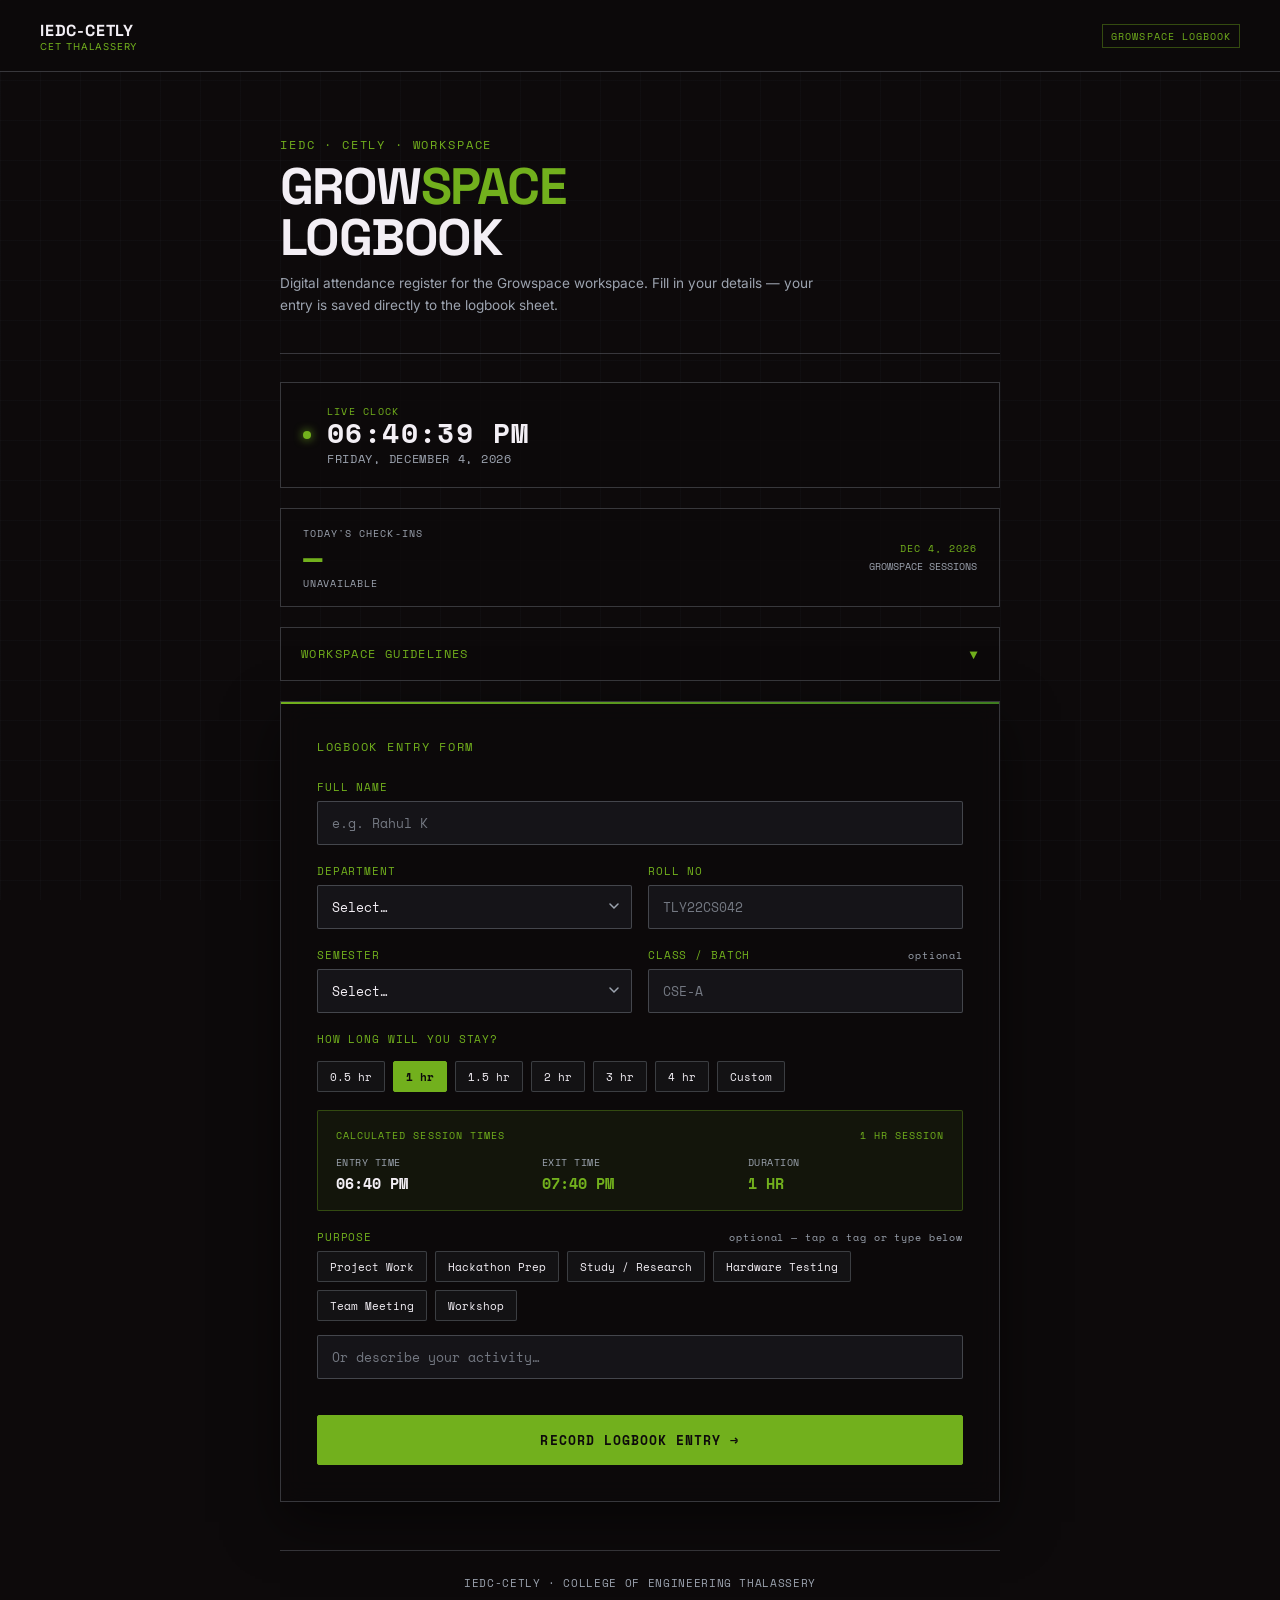
<file: growspace2.html>
<!DOCTYPE html>
<html lang="en">
<head>
  <meta charset="UTF-8">
  <meta name="viewport" content="width=device-width, initial-scale=1.0, viewport-fit=cover">
  <title>Growspace Logbook — IEDC CETLY</title>

  <link rel="preconnect" href="https://fonts.googleapis.com">
  <link rel="stylesheet" href="https://fonts.googleapis.com/css2?family=Space+Grotesk:wght@400;600;700&family=Space+Mono:wght@400;700&family=Inter:wght@400;500&display=swap">
  <link rel="stylesheet" href="growspace2.css">
</head>
<body>

<!-- Flash overlay -->
<div class="flash-overlay" id="flash-overlay" aria-hidden="true"></div>

<!-- Toast message -->
<div class="toast" id="toast" role="status" aria-live="polite"></div>

<!-- Grid backdrop -->
<div class="grid-bg" aria-hidden="true"></div>

<!-- Navbar -->
<nav class="navbar">
  <div class="nav-brand">
    <div>
      <span class="brand-title">IEDC-CETLY</span>
      <span class="brand-sub">CET THALASSERY</span>
    </div>
  </div>
  <span class="nav-tag">GROWSPACE LOGBOOK</span>
</nav>

<div class="page">

  <!-- Hero -->
  <header class="hero">
    <p class="section-kicker">IEDC · CETLY · WORKSPACE</p>
    <h1 class="section-heading">GROW<span>SPACE</span><br>LOGBOOK</h1>
    <p class="section-sub">Digital attendance register for the Growspace workspace. Fill in your details — your entry is saved directly to the logbook sheet.</p>
  </header>

  <!-- Offline badge -->
  <div class="offline-badge" id="offline-badge" role="status">
    <span class="offline-badge-dot"></span>
    <span>YOU ARE OFFLINE — ENTRIES WILL SYNC WHEN RECONNECTED</span>
    <span class="pending-count" id="pending-count">0 PENDING</span>
  </div>

  <!-- Live clock -->
  <div class="clock-card">
    <div class="clock-dot" aria-hidden="true"></div>
    <div class="clock-center">
      <div class="clock-live-tag">LIVE CLOCK</div>
      <div class="clock-time" id="clock-time">--:-- --</div>
      <div class="clock-date" id="clock-date">LOADING...</div>
    </div>
  </div>

  <!-- Today's entry counter -->
  <div class="counter-card">
    <div>
      <div class="counter-label">TODAY'S CHECK-INS</div>
      <div class="counter-value" id="counter-value">—</div>
      <div class="counter-sub" id="counter-sub">LOADING...</div>
    </div>
    <div style="font-family:var(--font-mono);font-size:.65rem;color:var(--gray);text-align:right;line-height:1.8;">
      <div id="counter-date" style="color:var(--green);letter-spacing:.1em;"></div>
      <div>GROWSPACE SESSIONS</div>
    </div>
  </div>

  <!-- Workspace guidelines (collapsible) -->
  <div class="guidelines-card" id="guidelines-card">
    <button class="guidelines-toggle" id="guidelines-toggle" aria-expanded="false" aria-controls="guidelines-body">
      <span>WORKSPACE GUIDELINES</span>
      <span class="guidelines-toggle-icon" aria-hidden="true">▼</span>
    </button>
    <div class="guidelines-body" id="guidelines-body" hidden>
      <ul class="guidelines-list">
        <li>Log your entry every time you use the Growspace. Unlogged sessions will not count.</li>
        <li>Keep the workspace clean and tidy. Return borrowed equipment to its place.</li>
        <li>Do not disturb others. Keep noise to a minimum during focus sessions.</li>
        <li>Hardware projects must be supervised. Do not leave soldering stations unattended.</li>
        <li>Log out when you leave, even if leaving early. Update your exit time if needed.</li>
        <li>Report any damage or missing items to the IEDC coordinator immediately.</li>
      </ul>
    </div>
  </div>

  <!-- Form card -->
  <div class="form-card" id="form-card">
    <p class="form-card-title">LOGBOOK ENTRY FORM</p>

    <form class="logbook-form" id="logbook-form" novalidate>

      <!-- Name -->
      <div class="field">
        <label for="f-name">FULL NAME</label>
        <input type="text" id="f-name" name="name" placeholder="e.g. Rahul K" autocomplete="name" required>
        <span class="field-err" id="err-name"></span>
      </div>

      <!-- Dept + Roll No -->
      <div class="row-2">
        <div class="field">
          <label for="f-dept">DEPARTMENT</label>
          <select id="f-dept" name="department" required>
            <option value="">Select…</option>
            <option>CSE</option><option>ECE</option><option>EEE</option>
            <option>ME</option><option>CE</option><option>IT</option>
            <option>MCA</option><option>Other</option>
          </select>
          <span class="field-err" id="err-dept"></span>
        </div>
        <div class="field">
          <label for="f-roll">ROLL NO</label>
          <input type="text" id="f-roll" name="rollNo" placeholder="TLY22CS042" autocomplete="off" required>
          <span class="field-err" id="err-roll"></span>
        </div>
      </div>

      <!-- Semester + Class -->
      <div class="row-2">
        <div class="field">
          <label for="f-sem">SEMESTER</label>
          <select id="f-sem" name="semester" required>
            <option value="">Select…</option>
            <option>S1</option><option>S2</option><option>S3</option><option>S4</option>
            <option>S5</option><option>S6</option><option>S7</option><option>S8</option>
          </select>
          <span class="field-err" id="err-sem"></span>
        </div>
        <div class="field">
          <label for="f-class">CLASS / BATCH <span class="opt">optional</span></label>
          <input type="text" id="f-class" name="classBatch" placeholder="CSE-A">
          <span class="field-err" id="err-class"></span>
        </div>
      </div>

      <!-- Duration -->
      <div class="field">
        <p class="chips-label">HOW LONG WILL YOU STAY?</p>
        <div class="chips" id="dur-chips">
          <button type="button" class="chip" data-h="0.5">0.5 hr</button>
          <button type="button" class="chip active" data-h="1">1 hr</button>
          <button type="button" class="chip" data-h="1.5">1.5 hr</button>
          <button type="button" class="chip" data-h="2">2 hr</button>
          <button type="button" class="chip" data-h="3">3 hr</button>
          <button type="button" class="chip" data-h="4">4 hr</button>
          <button type="button" class="chip" data-h="custom" id="chip-custom">Custom</button>
        </div>
        <div id="custom-dur-wrap" style="display:none;margin-top:10px;">
          <input type="number" id="f-custom-hours" min="0.5" step="0.5"
            placeholder="Enter hours (e.g. 5 or 6.5)"
            style="max-width:240px;">
          <span style="font-family:var(--font-mono);font-size:.65rem;color:var(--gray);margin-left:8px;">HRS</span>
        </div>
      </div>

      <!-- Calc preview -->
      <div class="calc-preview">
        <div class="calc-preview-head">
          <span>CALCULATED SESSION TIMES</span>
          <span id="cp-dur-label">1 HR SESSION</span>
        </div>
        <div class="calc-body">
          <div class="calc-item">
            <div class="calc-lbl">ENTRY TIME</div>
            <div class="calc-val" id="cp-entry">--:--</div>
          </div>
          <div class="calc-item">
            <div class="calc-lbl">EXIT TIME</div>
            <div class="calc-val hl" id="cp-exit">--:--</div>
          </div>
          <div class="calc-item">
            <div class="calc-lbl">DURATION</div>
            <div class="calc-val hl" id="cp-dur">1 HR</div>
          </div>
        </div>
      </div>

      <!-- Purpose -->
      <div class="field">
        <label for="f-purpose">PURPOSE <span class="opt">optional — tap a tag or type below</span></label>
        <div class="chips" id="purpose-chips" style="margin-bottom:8px;">
          <button type="button" class="chip" data-purpose="Project Work">Project Work</button>
          <button type="button" class="chip" data-purpose="Hackathon Prep">Hackathon Prep</button>
          <button type="button" class="chip" data-purpose="Study / Research">Study / Research</button>
          <button type="button" class="chip" data-purpose="Hardware Testing">Hardware Testing</button>
          <button type="button" class="chip" data-purpose="Team Meeting">Team Meeting</button>
          <button type="button" class="chip" data-purpose="Workshop">Workshop</button>
        </div>
        <input type="text" id="f-purpose" name="purpose" placeholder="Or describe your activity…">
      </div>

      <!-- Status slot -->
      <div id="submit-status"></div>

      <button type="submit" class="btn-submit" id="btn-submit">
        RECORD LOGBOOK ENTRY →
      </button>

    </form>
  </div>

  <!-- Receipt -->
  <div class="form-card" id="receipt-card" hidden>
    <div class="receipt-wrap">

      <div style="text-align:center;">
        <div class="success-icon" aria-hidden="true">✓</div>
        <h2 class="success-title" style="margin-top:16px;">Entry Recorded</h2>
        <p class="success-sub">
          <span style="display:inline-block;width:8px;height:8px;border-radius:50%;background:var(--green);margin-right:6px;"></span>
          SAVED TO GROWSPACE LOGBOOK
        </p>
      </div>

      <div class="receipt-card-inner">
        <div class="receipt-row"><span class="r-key">NAME</span>       <span class="r-val"    id="r-name">—</span></div>
        <div class="receipt-row"><span class="r-key">DEPARTMENT</span> <span class="r-val"    id="r-dept">—</span></div>
        <div class="receipt-row"><span class="r-key">ROLL NO</span>    <span class="r-val"    id="r-roll">—</span></div>
        <div class="receipt-row"><span class="r-key">CLASS</span>      <span class="r-val"    id="r-class">—</span></div>
        <div class="receipt-row"><span class="r-key">ENTRY TIME</span> <span class="r-val hl" id="r-entry">—</span></div>
        <div class="receipt-row"><span class="r-key">EXIT TIME</span>  <span class="r-val hl" id="r-exit">—</span></div>
        <div class="receipt-row"><span class="r-key">DURATION</span>   <span class="r-val"    id="r-dur">—</span></div>
        <div class="receipt-row"><span class="r-key">PURPOSE</span>    <span class="r-val"    id="r-purpose">—</span></div>
      </div>

      <button class="btn-again" id="btn-again">← LOG ANOTHER ENTRY</button>
    </div>
  </div>

  <footer class="page-footer">
    IEDC-CETLY · COLLEGE OF ENGINEERING THALASSERY
  </footer>

</div>

<script src="growspace2.js"></script>
</body>
</html>
</file>
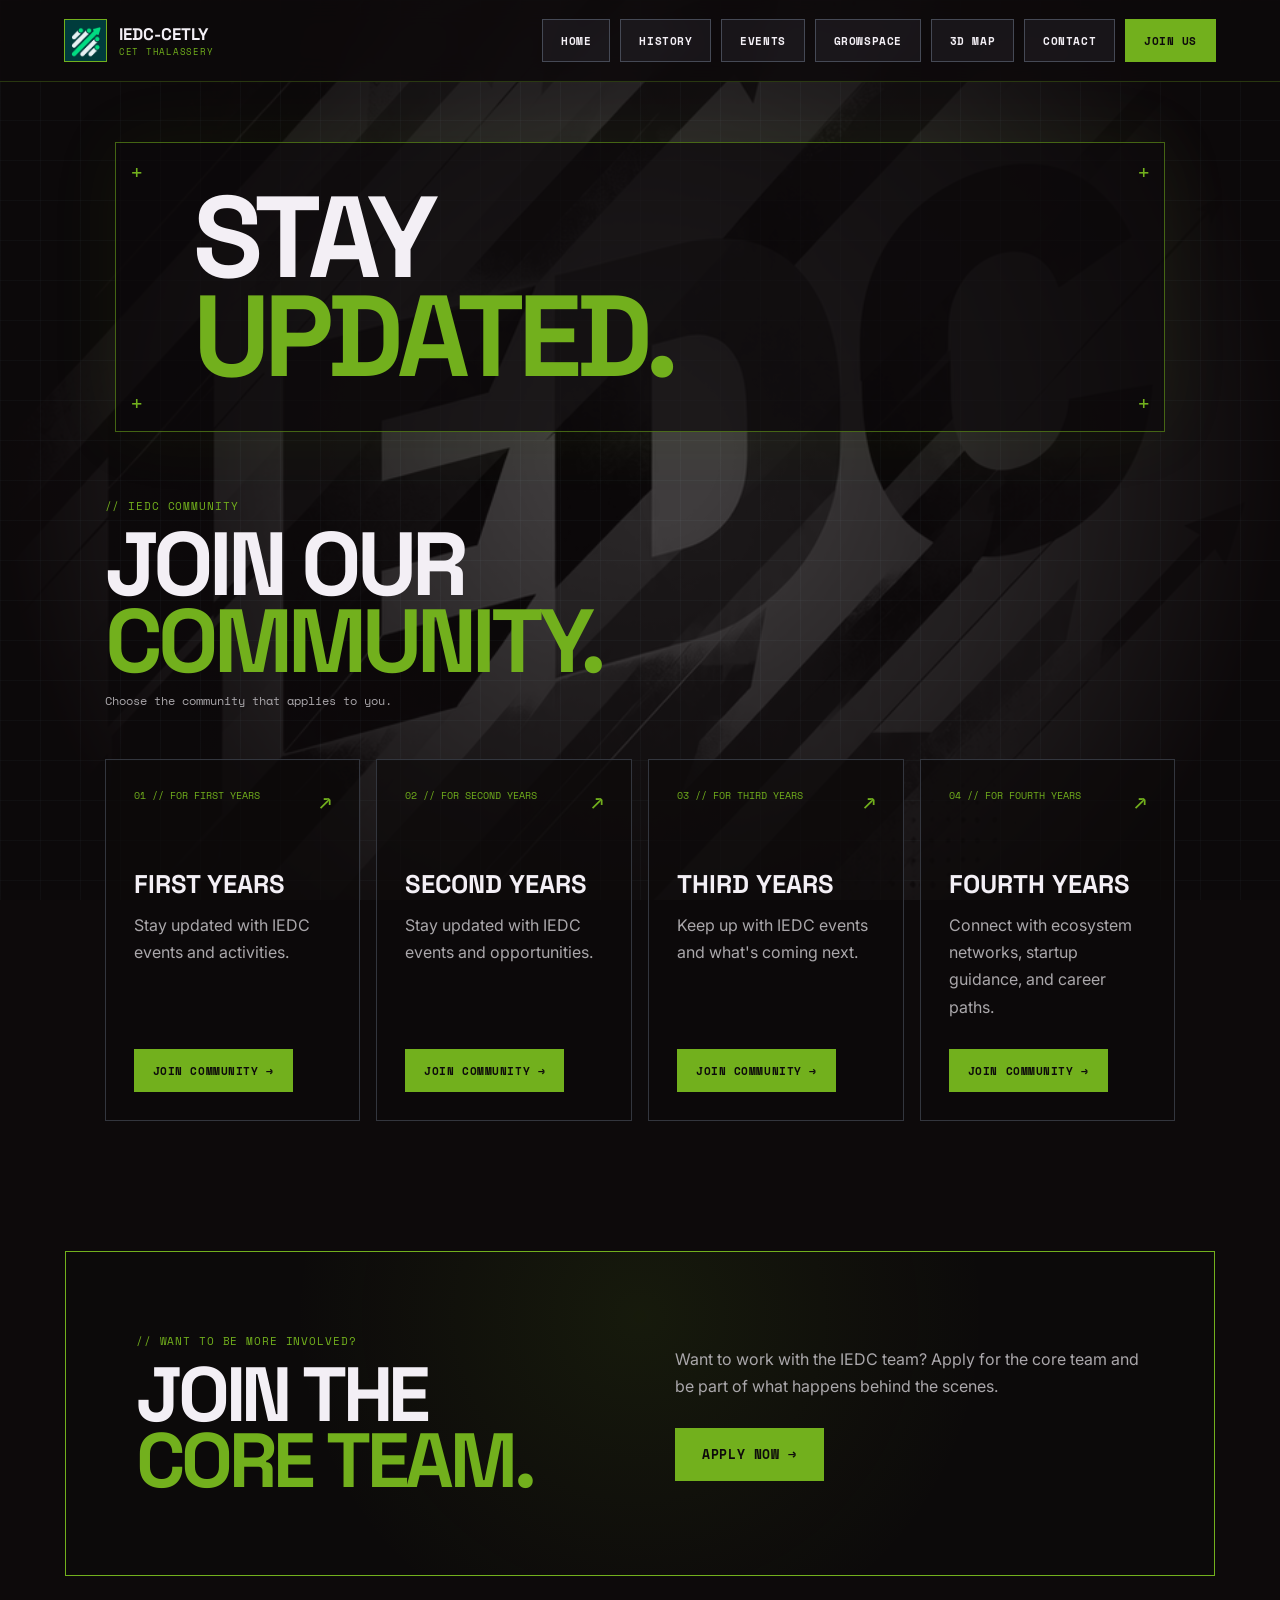
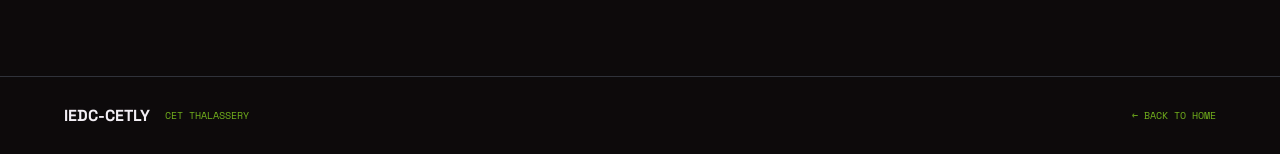
<file: join.html>
<!DOCTYPE html>
<html lang="en">
<head>
    <meta charset="UTF-8">
    <meta name="viewport" content="width=device-width, initial-scale=1.0">
    <title>Join Us | IEDC-CETLY</title>
    <link rel="preconnect" href="https://fonts.googleapis.com">
    <link rel="preconnect" href="https://fonts.gstatic.com" crossorigin>
    <link href="https://fonts.googleapis.com/css2?family=Space+Grotesk:wght@400;600;700&family=Space+Mono:wght@400;700&family=Inter:wght@300;400;500;600&display=swap" rel="stylesheet">
    <link rel="stylesheet" href="join.css">
</head>
<body>
    <div class="grid-background"></div>

    <div class="backdrop-wrapper">
        <picture class="backdrop-picture">
            <source media="(max-width: 768px)" srcset="mob-backdrop.png">
            <img src="backdrop.jpg" alt="" class="backdrop-img">
        </picture>
        <div class="backdrop-overlay"></div>
    </div>

    <header class="navbar">
        <a class="nav-brand" href="index.html">
            <img src="iedclogo.jpeg" alt="IEDC CETLY Logo" class="brand-logo">
            <div class="brand-text">
                <span class="brand-title">IEDC-CETLY</span>
                <span class="brand-sub mono">CET THALASSERY</span>
            </div>
        </a>

        <nav class="nav-actions">
            <a class="btn btn-secondary mono" href="index.html">HOME</a>
            <a class="btn btn-secondary mono" href="history.html">HISTORY</a>
            <a class="btn btn-secondary mono" href="events.html">EVENTS</a>
            <a class="btn btn-secondary mono" href="growspace.html">GROWSPACE</a>
            <a class="btn btn-secondary mono" href="map.html">3D MAP</a>
            <a class="btn btn-secondary mono" href="contact.html">CONTACT</a>
            <a class="btn btn-primary mono" href="#communities">JOIN US</a>
        </nav>
    </header>

    <main>
        <section class="join-hero">
            <div class="hero-frame">
                <span class="corner top-left">+</span>
                <span class="corner top-right">+</span>
                <span class="corner bottom-left">+</span>
                <span class="corner bottom-right">+</span>

                <h1>STAY<br><span>UPDATED.</span></h1>
            </div>
        </section>

        <section class="section" id="communities">
            <div class="section-header">
                <p class="section-tag mono">// IEDC COMMUNITY</p>
                <h2>JOIN OUR<br><span>COMMUNITY.</span></h2>
                <p class="section-subtitle mono">Choose the community that applies to you.</p>
            </div>

            <div class="community-grid">
                <article class="community-card">
                    <div class="num mono">01 // FOR FIRST YEARS</div>
                    <div class="icon">↗</div>
                    <h3>FIRST YEARS</h3>
                    <p>Stay updated with IEDC events and activities.</p>
                    <a class="btn btn-primary mono community-link" href="https://chat.whatsapp.com/Gy4LWT6Ijje9Ks2TtISvlg?s=cl&p=a&mlu=4&ilr=4" target="_blank" rel="noopener noreferrer" data-link="firstYear">JOIN COMMUNITY →</a>
                </article>

                <article class="community-card">
                    <div class="num mono">02 // FOR SECOND YEARS</div>
                    <div class="icon">↗</div>
                    <h3>SECOND YEARS</h3>
                    <p>Stay updated with IEDC events and opportunities.</p>
                    <a class="btn btn-primary mono community-link" href="https://chat.whatsapp.com/C6SPmFvzc2e7BUWDgphfrh?s=cl&p=a&mlu=4&ilr=4" target="_blank" rel="noopener noreferrer" data-link="secondYear">JOIN COMMUNITY →</a>
                </article>

                <article class="community-card">
                    <div class="num mono">03 // FOR THIRD YEARS</div>
                    <div class="icon">↗</div>
                    <h3>THIRD YEARS</h3>
                    <p>Keep up with IEDC events and what's coming next.</p>
                    <a class="btn btn-primary mono community-link" href="https://chat.whatsapp.com/Kuf2x7Fn8hN48oIkmffu8i?s=cl&p=a&mlu=4&ilr=4" target="_blank" rel="noopener noreferrer" data-link="thirdYear">JOIN COMMUNITY →</a>
                </article>

                <article class="community-card">
                    <div class="num mono">04 // FOR FOURTH YEARS</div>
                    <div class="icon">↗</div>
                    <h3>FOURTH YEARS</h3>
                    <p>Connect with ecosystem networks, startup guidance, and career paths.</p>
                    <a class="btn btn-primary mono community-link" href="https://chat.whatsapp.com/FnEnrkQ1YU57O5UNWOYm84?s=cl&p=a&mlu=4&ilr=4" target="_blank" rel="noopener noreferrer" data-link="fourthYear">JOIN COMMUNITY →</a>
                </article>
            </div>
        </section>

        <section class="core-section">
            <div class="core-frame">
                <div>
                    <p class="section-tag mono">// WANT TO BE MORE INVOLVED?</p>
                    <h2>JOIN THE<br><span>CORE TEAM.</span></h2>
                </div>

                <div class="core-copy">
                    <p>
                        Want to work with the IEDC team? Apply for the core team
                        and be part of what happens behind the scenes.
                    </p>
                    <a class="btn btn-primary btn-large mono" href="#" id="coreTeamLink">APPLY NOW →</a>
                </div>
            </div>
        </section>
    </main>

    <footer class="footer">
        <div>
            <strong>IEDC-CETLY</strong>
            <span class="mono">CET THALASSERY</span>
        </div>
        <a href="index.html" class="mono">← BACK TO HOME</a>
    </footer>

    <script src="join.js"></script>
</body>
</html>
</file>
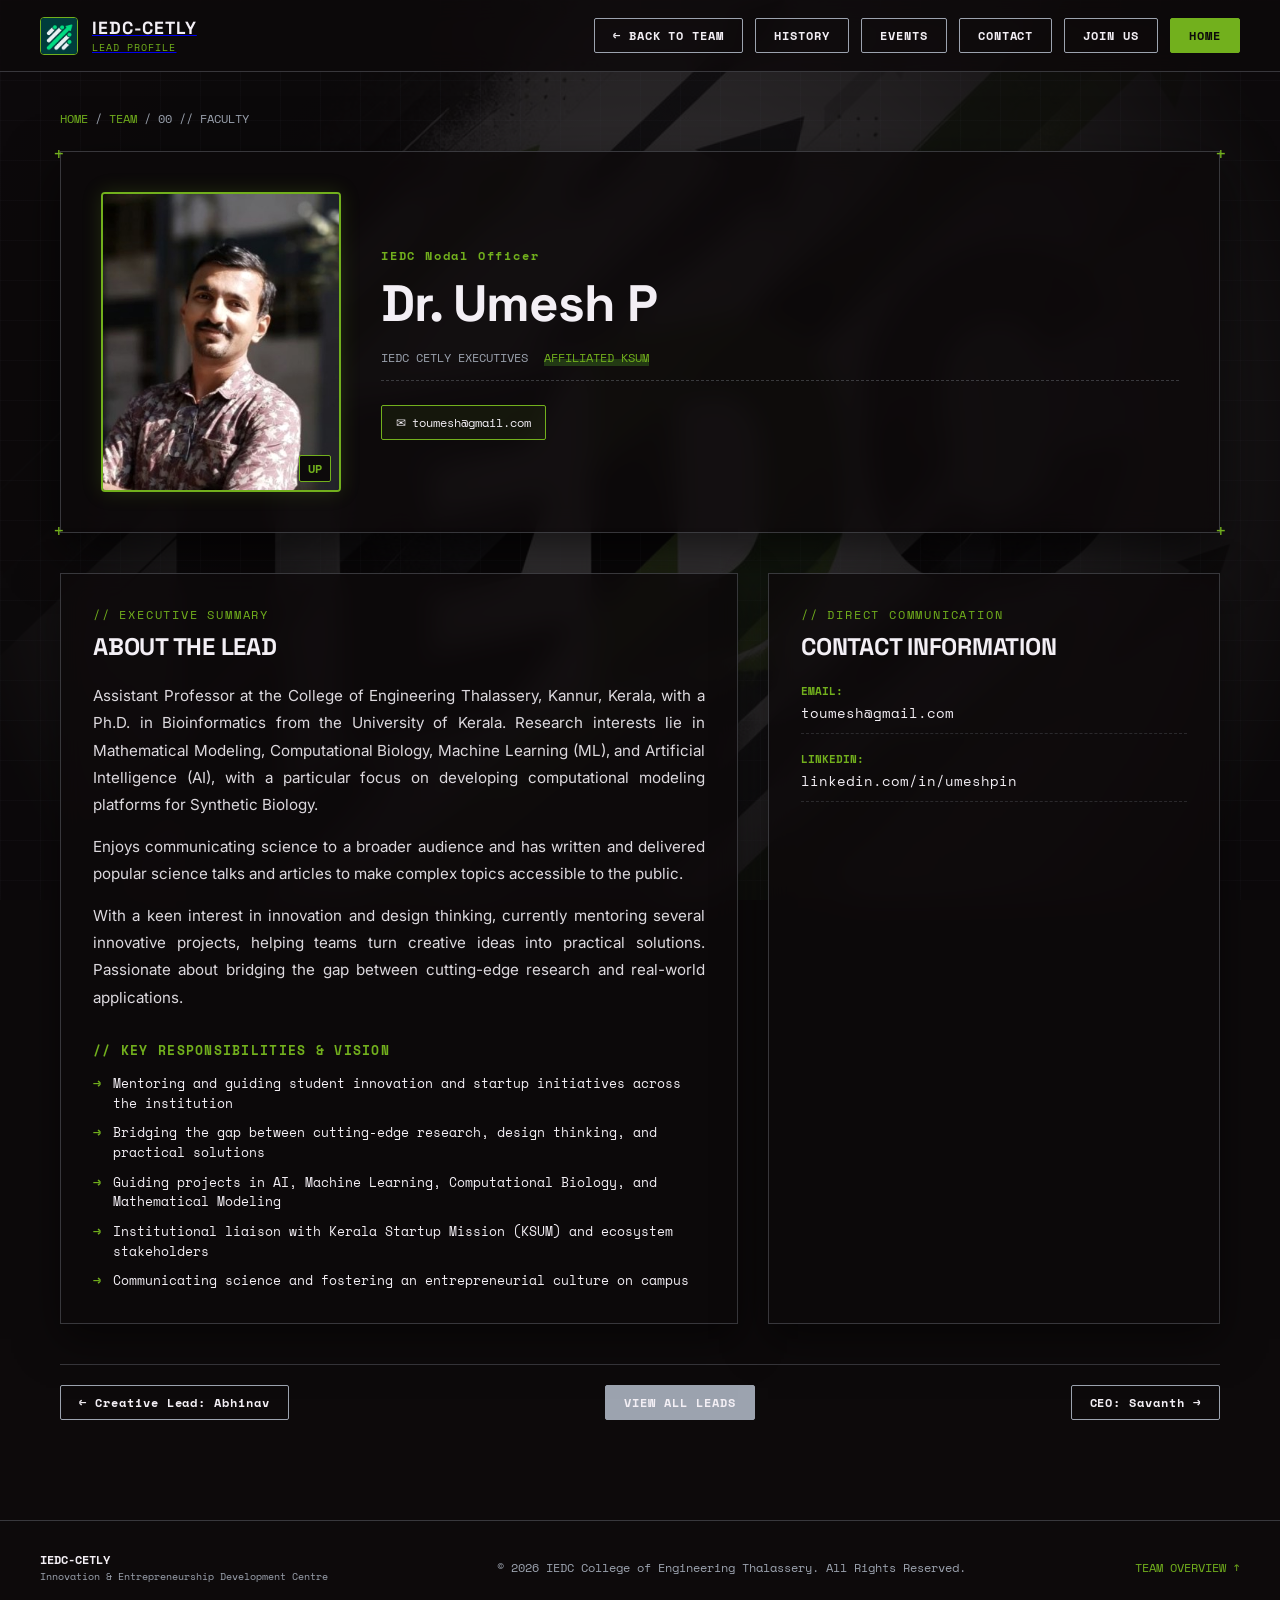
<file: profile.html>
<!DOCTYPE html>
<html lang="en">
<head>
  <meta charset="UTF-8">
  <meta name="viewport" content="width=device-width, initial-scale=1.0">
  <title>Lead Profile | IEDC-CETLY</title>
  <meta name="description" content="Detailed executive profile for IEDC College of Engineering Thalassery team lead.">
  <meta name="theme-color" content="#0D0A0B">

  <!-- Open Graph -->
  <meta property="og:type" content="profile">
  <meta property="og:title" content="Executive Lead Profile | IEDC-CETLY">
  <meta property="og:description" content="View full lead profile, contact info, and role vision at IEDC College of Engineering Thalassery.">
  <meta property="og:image" content="https://iedc-tly.github.io/IEDC-CETLY/backdrop.jpg">

  <!-- Fonts -->
  <link rel="preconnect" href="https://fonts.googleapis.com">
  <link rel="preconnect" href="https://fonts.gstatic.com" crossorigin>
  <link href="https://fonts.googleapis.com/css2?family=Space+Grotesk:wght@400;600;700&family=Space+Mono:ital,wght@0,400;0,700;1,400&family=Inter:wght@300;400;500;600&display=swap" rel="stylesheet">

  <!-- Stylesheets -->
  <link rel="stylesheet" href="style.css">
  <link rel="stylesheet" href="profile.css">
</head>
<body>

  <!-- Background System -->
  <div class="grid-background" aria-hidden="true"></div>
  <div class="backdrop-wrapper" aria-hidden="true">
    <picture class="backdrop-picture">
      <source media="(max-width: 768px)" srcset="mob-backdrop.png">
      <img src="backdrop.jpg" alt="" class="backdrop-img">
    </picture>
    <div class="backdrop-overlay"></div>
  </div>

  <!-- Navigation Bar -->
  <header class="navbar">
    <a href="index.html" class="nav-brand" aria-label="Return to IEDC-CETLY Homepage">
      <img src="iedclogo.jpeg" alt="IEDC CETLY Logo" class="brand-logo">
      <div class="brand-text">
        <span class="brand-title">IEDC-CETLY</span>
        <span class="brand-sub font-mono">LEAD PROFILE</span>
      </div>
    </a>

    <nav class="nav-actions" aria-label="Profile Navigation">
      <a href="index.html#team-section" class="btn btn-outline font-mono">
        ← BACK TO TEAM
      </a>
      <a href="history.html" class="btn btn-outline font-mono">
        HISTORY
      </a>
      <a href="events.html" class="btn btn-outline font-mono">
        EVENTS
      </a>
      <a href="contact.html" class="btn btn-outline font-mono">
        CONTACT
      </a>
      <a href="join.html" class="btn btn-outline font-mono">
        JOIN US
      </a>
      <a href="index.html" class="btn btn-primary font-mono">
        HOME
      </a>
    </nav>
  </header>

  <!-- Main Profile Container -->
  <main class="profile-main">
    
    <!-- 404 Fallback if lead not found -->
    <div class="profile-not-found" id="profile-not-found" style="display: none;">
      <div class="frame-container">
        <div class="hero-meta font-mono">// 404 PROFILE ERROR</div>
        <h1 class="hero-quote">LEAD NOT FOUND</h1>
        <p class="font-mono">The requested lead profile could not be located in our archives.</p>
        <br>
        <a href="index.html#team-section" class="btn btn-primary font-mono">RETURN TO TEAM OVERVIEW →</a>
      </div>
    </div>

    <!-- Active Profile Layout -->
    <div class="profile-container" id="profile-container">
      
      <!-- Top Navigation & Breadcrumb -->
      <div class="profile-breadcrumb font-mono">
        <a href="index.html">HOME</a> / <a href="index.html#team-section">TEAM</a> / <span id="lead-badge">[01 // EXEC]</span>
      </div>

      <!-- Lead Hero Section: Photo & Primary Info -->
      <section class="profile-hero-card">
        <div class="corner-mark top-left">+</div>
        <div class="corner-mark top-right">+</div>
        <div class="corner-mark bottom-left">+</div>
        <div class="corner-mark bottom-right">+</div>

        <!-- FIELD 1: Photo & Avatar -->
        <div class="profile-photo-wrapper">
          <img src="" alt="Lead Photo" id="lead-photo" class="profile-photo">
          <div id="profile-fallback-avatar" class="profile-avatar-fallback font-mono" style="display: none;">
            <span class="fallback-initials" id="profile-fallback-initials">ID</span>
          </div>
          <div class="photo-badge font-mono" id="lead-initials">ID</div>
        </div>

        <!-- Primary Details: Name & Role -->
        <div class="profile-primary-info">
          <div class="role-badge font-mono" id="lead-role">CHIEF EXECUTIVE OFFICER</div>
          
          <!-- FIELD 2: Name -->
          <h1 class="profile-name" id="lead-name">Savanth S Joy</h1>
          
          <div class="profile-tagline font-mono">
            <span>IEDC CETLY EXECUTIVES</span>
            <span class="highlight-text">AFFILIATED KSUM</span>
          </div>

          <div class="profile-quick-contacts font-mono">
            <a href="mailto:ceo@iedc-cetly.org" id="hero-contact-email" class="contact-pill">
              ✉ <span id="hero-contact-email-text">ceo@iedc-cetly.org</span>
            </a>
            <a href="tel:+919400123401" id="hero-contact-phone" class="contact-pill">
              📞 <span id="hero-contact-phone-text">+91 94001 23401</span>
            </a>
          </div>
        </div>
      </section>

      <!-- Grid Layout for About & Contact Details -->
      <div class="profile-grid">
        
        <!-- FIELD 3: About Lead -->
        <section class="profile-section-card profile-about-card">
          <div class="section-tag font-mono">// EXECUTIVE SUMMARY</div>
          <h2 class="card-title">ABOUT THE LEAD</h2>
          <p class="about-text" id="lead-about">
            Loading lead biography and profile information...
          </p>

          <h3 class="subsection-title font-mono">// KEY RESPONSIBILITIES & VISION</h3>
          <ul class="responsibilities-list font-mono" id="lead-responsibilities">
            <li>Strategic direction & organizational vision</li>
            <li>KSUM & Government incubator liaison</li>
          </ul>
        </section>

        <!-- FIELD 4: Contact Information -->
        <section class="profile-section-card profile-contact-card">
          <div class="section-tag font-mono">// DIRECT COMMUNICATION</div>
          <h2 class="card-title">CONTACT INFORMATION</h2>
          
          <div class="contact-list font-mono">
            <div class="contact-item">
              <span class="contact-label">EMAIL:</span>
              <a href="#" id="contact-email" class="contact-value">ceo@iedc-cetly.org</a>
            </div>

            <div class="contact-item">
              <span class="contact-label">PHONE NUMBER:</span>
              <a href="#" id="contact-phone" class="contact-value">+91 94001 23401</a>
            </div>



            <div class="contact-item">
              <span class="contact-label">LINKEDIN:</span>
              <a href="#" id="contact-linkedin" target="_blank" rel="noopener" class="contact-value">linkedin.com/in/lead</a>
            </div>

            <div class="contact-item">
              <span class="contact-label">GITHUB:</span>
              <a href="#" id="contact-github" target="_blank" rel="noopener" class="contact-value">github.com/lead</a>
            </div>
          </div>


        </section>

      </div>

      <!-- Lead Switcher Navigation -->
      <nav class="profile-nav-switcher font-mono" aria-label="Lead Switcher">
        <a href="#" id="prev-lead-btn" class="btn btn-outline">← PREVIOUS LEAD</a>
        <a href="index.html#team-section" class="btn btn-secondary">VIEW ALL LEADS</a>
        <a href="#" id="next-lead-btn" class="btn btn-outline">NEXT LEAD →</a>
      </nav>

    </div>

  </main>

  <!-- Footer -->
  <footer class="footer font-mono">
    <div class="footer-content">
      <div class="footer-brand">
        <span class="footer-title">IEDC-CETLY</span>
        <span class="footer-sub">Innovation & Entrepreneurship Development Centre</span>
      </div>
      <div class="footer-rights">
        © 2026 IEDC College of Engineering Thalassery. All Rights Reserved.
      </div>
      <div class="footer-top">
        <a href="index.html#team-section">TEAM OVERVIEW ↑</a>
      </div>
    </div>
  </footer>

  <!-- Scripts -->
  <script src="leads.js"></script>
</body>
</html>
</file>
<file: style.css>
/* ==========================================================================
   IEDC-CETLY Minimal Design System
   Colors strictly used: #0D0A0B, #454955, #F3EFF5, #72B01D, #3F7D20
   ========================================================================== */

:root {
  --color-black: #0D0A0B;
  --color-gray: #9CA3AF;
  --color-light: #F3EFF5;
  --color-green-light: #72B01D;
  --color-green-dark: #3F7D20;
  
  --font-sans: 'Space Grotesk', 'Inter', -apple-system, BlinkMacSystemFont, sans-serif;
  --font-mono: 'Space Mono', monospace;
  --font-body: 'Inter', sans-serif;

  --border-subtle: 1px solid rgba(156, 163, 175, 0.3);
  --border-accent: 1px solid #72B01D;
}

* {
  margin: 0;
  padding: 0;
  box-sizing: border-box;
}

html {
  scroll-behavior: smooth;
  background-color: var(--color-black);
  color: var(--color-light);
  font-family: var(--font-body);
}

body {
  min-height: 100vh;
  position: relative;
  overflow-x: hidden;
}

.font-mono {
  font-family: var(--font-mono);
}

/* Background Grid & Image Backdrop */
.grid-background {
  position: fixed;
  top: 0;
  left: 0;
  width: 100vw;
  height: 100vh;
  background-image: 
    linear-gradient(to right, rgba(69, 73, 85, 0.08) 1px, transparent 1px),
    linear-gradient(to bottom, rgba(69, 73, 85, 0.08) 1px, transparent 1px);
  background-size: 40px 40px;
  pointer-events: none;
  z-index: 1;
}

.backdrop-wrapper {
  position: fixed;
  top: 0;
  left: 0;
  width: 100%;
  height: 100%;
  z-index: 0;
  opacity: 0.18;
  pointer-events: none;
}

.backdrop-picture {
  display: block;
  width: 100%;
  height: 100%;
}

.backdrop-picture img,
.backdrop-img {
  width: 100%;
  height: 100%;
  object-fit: cover;
  filter: grayscale(30%) contrast(110%);
}

.backdrop-overlay {
  position: absolute;
  top: 0;
  left: 0;
  width: 100%;
  height: 100%;
  background: radial-gradient(circle at center, transparent 20%, var(--color-black) 90%);
}

/* Navbar */
.navbar {
  position: fixed;
  top: 0;
  left: 0;
  width: 100%;
  height: 72px;
  display: flex;
  align-items: center;
  justify-content: space-between;
  padding: 0 40px;
  background: rgba(13, 10, 11, 0.85);
  backdrop-filter: blur(12px);
  border-bottom: var(--border-subtle);
  z-index: 100;
}

.nav-brand {
  display: flex;
  align-items: center;
  gap: 14px;
}

.brand-logo {
  width: 38px;
  height: 38px;
  border-radius: 4px;
  object-fit: cover;
  border: 1px solid var(--color-green-light);
}

.brand-text {
  display: flex;
  flex-direction: column;
}

.brand-title {
  font-family: var(--font-sans);
  font-weight: 700;
  font-size: 1.1rem;
  letter-spacing: 0.05em;
  color: var(--color-light);
}

.brand-sub {
  font-size: 0.65rem;
  color: var(--color-green-light);
  letter-spacing: 0.1em;
}


/* Accessibility Focus Ring & Scroll Lock */
:focus-visible {
  outline: 2px solid var(--color-green-light);
  outline-offset: 3px;
}

body.modal-open {
  overflow: hidden;
}

.nav-actions {
  display: flex;
  align-items: center;
  gap: 12px;
}

/* Mobile Hamburger Toggle Button */
.nav-toggle {
  display: none;
  flex-direction: column;
  justify-content: space-around;
  width: 32px;
  height: 32px;
  background: transparent;
  border: 1px solid var(--color-green-light);
  border-radius: 4px;
  padding: 6px 4px;
  cursor: pointer;
  z-index: 110;
}

.hamburger-bar {
  width: 100%;
  height: 2px;
  background-color: var(--color-green-light);
  transition: all 0.3s ease;
  transform-origin: center;
}

.nav-toggle.active .hamburger-bar:nth-child(1) {
  transform: translateY(7px) rotate(45deg);
}

.nav-toggle.active .hamburger-bar:nth-child(2) {
  opacity: 0;
}

.nav-toggle.active .hamburger-bar:nth-child(3) {
  transform: translateY(-7px) rotate(-45deg);
}

/* Buttons */
.btn {
  display: inline-flex;
  align-items: center;
  justify-content: center;
  text-decoration: none;
  padding: 8px 18px;
  font-size: 0.75rem;
  font-weight: 700;
  letter-spacing: 0.08em;
  cursor: pointer;
  transition: all 0.25s ease;
  border-radius: 2px;
  outline: none;
}

.btn:hover,
.btn:focus,
.btn:active {
  text-decoration: none;
}

.btn-outline {
  background: transparent;
  color: var(--color-light);
  border: 1px solid var(--color-gray);
}

.history-link {
  text-decoration: none;
}

.btn-outline:hover {
  border-color: var(--color-green-light);
  color: var(--color-green-light);
  background: rgba(114, 176, 29, 0.08);
}

.btn-primary {
  background: var(--color-green-light);
  color: var(--color-black);
  border: 1px solid var(--color-green-light);
}

.btn-primary:hover {
  background: var(--color-green-dark);
  border-color: var(--color-green-dark);
  color: var(--color-light);
  box-shadow: 0 0 15px rgba(114, 176, 29, 0.3);
}

.btn-secondary {
  background: var(--color-gray);
  color: var(--color-light);
  border: 1px solid var(--color-gray);
}

.btn-secondary:hover {
  background: transparent;
  border-color: var(--color-light);
}

.btn-sm {
  padding: 5px 12px;
  font-size: 0.7rem;
}

/* Hero Section */
.hero-section {
  position: relative;
  min-height: 100vh;
  display: flex;
  align-items: center;
  justify-content: center;
  padding: 120px 20px 60px 20px;
  z-index: 2;
}

.frame-container {
  position: relative;
  max-width: 900px;
  width: 100%;
  border: var(--border-subtle);
  background: rgba(13, 10, 11, 0.75);
  backdrop-filter: blur(8px);
  padding: 60px 50px;
  text-align: center;
  box-shadow: 0 20px 50px rgba(0, 0, 0, 0.5);
}

.corner-mark {
  position: absolute;
  font-family: var(--font-mono);
  font-size: 1.2rem;
  color: var(--color-green-light);
  line-height: 1;
}

.top-left { top: -8px; left: -8px; }
.top-right { top: -8px; right: -8px; }
.bottom-left { bottom: -8px; left: -8px; }
.bottom-right { bottom: -8px; right: -8px; }

.hero-meta {
  display: flex;
  justify-content: space-between;
  font-size: 0.7rem;
  color: var(--color-gray);
  margin-bottom: 35px;
  border-bottom: 1px dashed rgba(69, 73, 85, 0.4);
  padding-bottom: 12px;
}

.hero-quote {
  font-family: var(--font-sans);
  font-size: clamp(2.5rem, 5vw, 4.2rem);
  font-weight: 700;
  line-height: 1.1;
  letter-spacing: -0.02em;
  color: var(--color-light);
  margin-bottom: 30px;
  text-transform: uppercase;
}

.highlight-text {
  color: var(--color-green-light);
  background: linear-gradient(180deg, transparent 60%, rgba(63, 125, 32, 0.4) 60%);
}

.hero-description {
  max-width: 680px;
  margin: 0 auto;
  font-size: 0.9rem;
  line-height: 1.7;
  color: rgba(243, 239, 245, 0.85);
  text-align: justify;
  border-left: 2px solid var(--color-green-light);
  padding-left: 20px;
}

.hero-buttons {
  display: flex;
  gap: 16px;
  justify-content: center;
  flex-wrap: wrap;
}

/* =========================================================
   LANDING PAGE: SMALL UPCOMING EVENT CARDS (BELOW HERO)
   ========================================================= */

.landing-events-section {
  position: relative;
  width: 100%;
  padding: 0 20px 50px 20px;
  z-index: 2;
}

.landing-events-container {
  max-width: 900px;
  margin: 0 auto;
}

.landing-events-header {
  display: flex;
  align-items: center;
  justify-content: space-between;
  margin-bottom: 16px;
}

.events-header-left {
  display: flex;
  align-items: center;
  gap: 10px;
}

.pulse-indicator {
  width: 8px;
  height: 8px;
  border-radius: 50%;
  background-color: var(--color-green-light);
  box-shadow: 0 0 8px var(--color-green-light);
  display: inline-block;
  animation: pulse-glow 2s infinite ease-in-out;
}

@keyframes pulse-glow {
  0%, 100% {
    opacity: 1;
    transform: scale(1);
    box-shadow: 0 0 8px var(--color-green-light);
  }
  50% {
    opacity: 0.4;
    transform: scale(0.85);
    box-shadow: 0 0 2px var(--color-green-light);
  }
}

.landing-events-header .section-tag {
  font-size: 0.72rem;
  color: var(--color-green-light);
  letter-spacing: 0.15em;
}

.landing-all-events-link {
  font-size: 0.72rem;
  color: var(--color-gray);
  letter-spacing: 0.1em;
  text-decoration: none;
  transition: color 0.2s ease;
}

.landing-all-events-link:hover {
  color: var(--color-green-light);
}

.landing-events-grid {
  display: grid;
  grid-template-columns: repeat(3, 1fr);
  gap: 18px;
}

.small-event-card {
  position: relative;
  display: flex;
  flex-direction: column;
  justify-content: space-between;
  background: rgba(13, 10, 11, 0.85);
  border: var(--border-subtle);
  backdrop-filter: blur(8px);
  padding: 20px 18px;
  transition: transform 0.3s ease, border-color 0.3s ease, box-shadow 0.3s ease;
}

.small-event-card::before {
  content: "";
  position: absolute;
  top: 0;
  left: 0;
  width: 0%;
  height: 2px;
  background: var(--color-green-light);
  transition: width 0.35s ease;
}

.small-event-card:hover {
  transform: translateY(-4px);
  border-color: var(--color-green-light);
  box-shadow: 0 10px 25px rgba(114, 176, 29, 0.12);
}

.small-event-card:hover::before {
  width: 100%;
}

.small-event-top {
  display: flex;
  align-items: center;
  justify-content: space-between;
  gap: 8px;
  margin-bottom: 12px;
}

.small-event-date {
  font-size: 0.68rem;
  font-weight: 700;
  color: var(--color-green-light);
  letter-spacing: 0.08em;
}

.small-event-tag {
  font-size: 0.58rem;
  letter-spacing: 0.08em;
  padding: 2px 6px;
  background: rgba(114, 176, 29, 0.1);
  border: 1px solid rgba(114, 176, 29, 0.3);
  color: var(--color-green-light);
  border-radius: 2px;
}

.small-event-title {
  font-family: var(--font-sans);
  font-size: 1.05rem;
  font-weight: 700;
  color: var(--color-light);
  line-height: 1.25;
  margin-bottom: 8px;
}

.small-event-desc {
  font-family: var(--font-body);
  font-size: 0.76rem;
  color: var(--color-gray);
  line-height: 1.5;
  margin-bottom: 14px;
  display: -webkit-box;
  -webkit-line-clamp: 2;
  -webkit-box-orient: vertical;
  overflow: hidden;
}

.small-event-details {
  font-size: 0.62rem;
  color: var(--color-gray);
  border-top: 1px dashed rgba(69, 73, 85, 0.4);
  padding-top: 10px;
  margin-bottom: 14px;
  letter-spacing: 0.05em;
}

.small-event-btn {
  width: 100%;
  text-align: center;
  font-size: 0.68rem;
  padding: 6px 12px;
  align-self: flex-start;
  margin-top: auto;
}

@media (max-width: 900px) {
  .landing-events-grid {
    grid-template-columns: repeat(2, 1fr);
  }
}

@media (max-width: 600px) {
  .landing-events-grid {
    grid-template-columns: 1fr;
    gap: 14px;
  }
}

/* Line Leading Section */
.line-leading-container {
  position: relative;
  display: flex;
  flex-direction: column;
  align-items: center;
  justify-content: center;
  padding: 40px 0;
  z-index: 2;
}

.line-meta {
  font-size: 0.75rem;
  color: var(--color-green-light);
  letter-spacing: 0.15em;
  margin-bottom: 15px;
  display: flex;
  align-items: center;
  gap: 8px;
}

.line-leading-track {
  width: 2px;
  height: 120px;
  background: rgba(69, 73, 85, 0.3);
  position: relative;
  overflow: hidden;
}

.line-leading-fill {
  width: 100%;
  height: 0%;
  background: linear-gradient(to bottom, var(--color-green-light), var(--color-green-dark));
  position: absolute;
  top: 0;
  left: 0;
  box-shadow: 0 0 10px var(--color-green-light);
}

/* Our Mission Section */
.mission-section {
  position: relative;
  max-width: 1200px;
  margin: 0 auto;
  padding: 60px 20px 60px 20px;
  z-index: 2;
}

.mission-grid {
  display: grid;
  grid-template-columns: repeat(auto-fit, minmax(280px, 1fr));
  gap: 24px;
}

.mission-card {
  position: relative;
  background: rgba(13, 10, 11, 0.85);
  border: var(--border-subtle);
  padding: 32px 28px;
  display: flex;
  flex-direction: column;
  transition: transform 0.3s ease, border-color 0.3s ease, box-shadow 0.3s ease;
  backdrop-filter: blur(8px);
  opacity: 0; /* Animated by anime.js on scroll */
  transform: translateY(30px);
}

.mission-card:hover {
  transform: translateY(-6px);
  border-color: var(--color-green-light);
  box-shadow: 0 10px 30px rgba(114, 176, 29, 0.12);
}

.mission-card:hover .card-border-line {
  width: 100%;
}

.mission-num {
  font-size: 0.75rem;
  color: var(--color-green-light);
  letter-spacing: 0.15em;
  margin-bottom: 16px;
  font-weight: 700;
}

.mission-card-title {
  font-family: var(--font-sans);
  font-size: 1.3rem;
  font-weight: 700;
  color: var(--color-light);
  margin-bottom: 12px;
  letter-spacing: -0.01em;
}

.mission-card-text {
  font-size: 0.85rem;
  color: var(--color-gray);
  line-height: 1.65;
}

/* Meet The Team Section */
.team-section {
  position: relative;
  max-width: 1200px;
  margin: 0 auto;
  padding: 60px 20px 120px 20px;
  z-index: 2;
}

.section-header {
  text-align: center;
  margin-bottom: 60px;
}

.section-tag {
  font-size: 0.75rem;
  color: var(--color-green-light);
  letter-spacing: 0.15em;
  margin-bottom: 8px;
}

.section-title {
  font-family: var(--font-sans);
  font-size: clamp(2rem, 4vw, 3rem);
  font-weight: 700;
  color: var(--color-light);
  letter-spacing: -0.01em;
}

.section-subtitle {
  font-size: 0.85rem;
  color: var(--color-gray);
  margin-top: 10px;
}

/* Centered Nodal Officer regular card above the leads */
.nodal-lead-container {
  display: flex;
  justify-content: center;
  margin-bottom: 28px;
}

.nodal-card-link {
  width: 100%;
  max-width: 280px;
}

/* Team Grid */
.team-grid {
  display: grid;
  grid-template-columns: repeat(auto-fill, minmax(260px, 1fr));
  gap: 24px;
}

.team-card-link {
  text-decoration: none;
  color: inherit;
  display: block;
}

.team-card-link:hover .card-footer {
  color: var(--color-green-light);
}

.team-card {
  position: relative;
  background: rgba(13, 10, 11, 0.85);
  border: var(--border-subtle);
  padding: 24px;
  display: flex;
  flex-direction: column;
  transition: transform 0.3s ease, border-color 0.3s ease;
  opacity: 0; /* Animated by anime.js on scroll */
  transform: translateY(30px);
}

.team-card:hover {
  transform: translateY(-6px);
  border-color: var(--color-green-light);
  box-shadow: 0 10px 30px rgba(114, 176, 29, 0.1);
}

.team-card:hover .card-border-line {
  width: 100%;
}

.card-border-line {
  position: absolute;
  top: 0;
  left: 0;
  height: 2px;
  width: 0%;
  background: var(--color-green-light);
  transition: width 0.4s ease;
}

.card-header {
  display: flex;
  justify-content: space-between;
  font-size: 0.7rem;
  margin-bottom: 20px;
  color: var(--color-gray);
}

.role-tag {
  color: var(--color-green-light);
  font-weight: 700;
}

.team-avatar-wrapper {
  position: relative;
  width: 100%;
  aspect-ratio: 4 / 5;
  background: rgba(13, 10, 11, 0.6);
  border: 1px solid rgba(243, 239, 245, 0.15);
  border-radius: 4px;
  overflow: hidden;
  margin-bottom: 18px;
  display: flex;
  align-items: center;
  justify-content: center;
  transition: border-color 0.3s ease, box-shadow 0.3s ease;
}

.team-card:hover .team-avatar-wrapper {
  border-color: var(--color-green-light);
  box-shadow: 0 0 16px rgba(114, 176, 29, 0.22);
}

.team-avatar-img {
  width: 100%;
  height: 100%;
  object-fit: cover;
  object-position: center 15%;
  filter: grayscale(15%) contrast(105%);
  transition: transform 0.4s ease, filter 0.4s ease;
  display: block;
}

.team-card:hover .team-avatar-img {
  filter: grayscale(0%) contrast(110%);
  transform: scale(1.05);
}

.avatar-placeholder {
  width: 100%;
  height: 100%;
  background: rgba(69, 73, 85, 0.35);
  display: flex;
  align-items: center;
  justify-content: center;
  color: var(--color-green-light);
  font-family: var(--font-mono);
  font-weight: 700;
  font-size: 1.8rem;
  transition: background 0.3s ease, color 0.3s ease;
}

.team-card:hover .avatar-placeholder {
  background: var(--color-green-dark);
  color: var(--color-light);
}

.member-name {
  font-family: var(--font-sans);
  font-size: 1.1rem;
  font-weight: 700;
  color: var(--color-light);
  margin-bottom: 4px;
}

.member-role {
  font-size: 0.7rem;
  color: var(--color-green-light);
  margin-bottom: 12px;
  letter-spacing: 0.05em;
}

.member-desc {
  font-size: 0.8rem;
  color: rgba(243, 239, 245, 0.7);
  line-height: 1.5;
  margin-bottom: 20px;
  flex-grow: 1;
}

.card-footer {
  font-size: 0.65rem;
  color: var(--color-gray);
  border-top: 1px dashed rgba(69, 73, 85, 0.4);
  padding-top: 12px;
}

/* Modals */
.modal-overlay {
  position: fixed;
  top: 0;
  left: 0;
  width: 100vw;
  height: 100vh;
  background: rgba(13, 10, 11, 0.9);
  backdrop-filter: blur(8px);
  display: flex;
  align-items: center;
  justify-content: center;
  z-index: 1000;
  opacity: 0;
  pointer-events: none;
  transition: opacity 0.3s ease;
}

.modal-overlay.active {
  opacity: 1;
  pointer-events: auto;
}

.modal-card {
  width: 90%;
  max-width: 580px;
  background: var(--color-black);
  border: 1px solid var(--color-green-light);
  box-shadow: 0 25px 60px rgba(0, 0, 0, 0.8);
  padding: 30px;
  transform: scale(0.95);
  transition: transform 0.3s ease;
}

.modal-overlay.active .modal-card {
  transform: scale(1);
}

.modal-header {
  display: flex;
  justify-content: space-between;
  align-items: center;
  font-size: 0.75rem;
  color: var(--color-green-light);
  border-bottom: 1px solid var(--color-gray);
  padding-bottom: 15px;
  margin-bottom: 20px;
}

.modal-close {
  background: none;
  border: none;
  color: var(--color-light);
  font-size: 1.5rem;
  cursor: pointer;
  line-height: 1;
}

.modal-close:hover {
  color: var(--color-green-light);
}

.modal-title {
  font-family: var(--font-sans);
  font-size: 1.4rem;
  color: var(--color-light);
  margin-bottom: 10px;
}

.modal-text {
  font-size: 0.85rem;
  color: var(--color-gray);
  margin-bottom: 25px;
}

/* Event List Styling */
.events-list {
  display: flex;
  flex-direction: column;
  gap: 16px;
}

.event-item {
  display: flex;
  align-items: center;
  justify-content: space-between;
  padding: 14px;
  background: rgba(69, 73, 85, 0.15);
  border-left: 3px solid var(--color-green-light);
  gap: 15px;
}

.event-date {
  font-size: 0.7rem;
  color: var(--color-green-light);
  white-space: nowrap;
}

.event-heading {
  font-size: 0.9rem;
  color: var(--color-light);
  margin-bottom: 4px;
}

.event-info p {
  font-size: 0.75rem;
  color: var(--color-gray);
}

/* Forms */
.contact-details {
  margin-bottom: 20px;
}

.contact-row {
  display: flex;
  flex-direction: column;
  font-size: 0.75rem;
  margin-bottom: 10px;
}

.contact-row .label {
  color: var(--color-green-light);
  font-weight: 700;
}

.contact-row .val {
  color: var(--color-light);
}

.contact-form, .join-form {
  display: flex;
  flex-direction: column;
  gap: 14px;
}

.form-group {
  display: flex;
  flex-direction: column;
  gap: 6px;
}

.form-group label {
  font-size: 0.7rem;
  color: var(--color-green-light);
}

input, textarea, select {
  width: 100%;
  padding: 10px 14px;
  background: rgba(69, 73, 85, 0.2);
  border: 1px solid var(--color-gray);
  color: var(--color-light);
  font-family: var(--font-mono);
  font-size: 0.8rem;
  border-radius: 2px;
  outline: none;
}

input:focus, textarea:focus, select:focus {
  border-color: var(--color-green-light);
  background: rgba(114, 176, 29, 0.05);
}

/* Footer */
.footer {
  position: relative;
  border-top: var(--border-subtle);
  background: var(--color-black);
  padding: 30px 40px;
  font-size: 0.75rem;
  color: var(--color-gray);
  z-index: 10;
}

.footer-content {
  display: flex;
  justify-content: space-between;
  align-items: center;
  flex-wrap: wrap;
  gap: 20px;
}

.footer-brand {
  display: flex;
  flex-direction: column;
}

.footer-title {
  color: var(--color-light);
  font-weight: 700;
}

.footer-sub {
  font-size: 0.65rem;
}

.footer-top a {
  color: var(--color-green-light);
  text-decoration: none;
}

.footer-top a:hover {
  text-decoration: underline;
}

/* Responsive styles */
@media (max-width: 768px) {
  .nav-toggle {
    display: flex;
  }

  .nav-actions {
    position: fixed;
    top: 72px;
    left: 0;
    width: 100vw;
    background: rgba(13, 10, 11, 0.96);
    backdrop-filter: blur(16px);
    border-bottom: var(--border-subtle);
    flex-direction: column;
    padding: 24px;
    gap: 16px;
    transform: translateY(-120%);
    opacity: 0;
    pointer-events: none;
    transition: transform 0.3s ease, opacity 0.3s ease;
    z-index: 99;
  }

  .nav-actions.active {
    transform: translateY(0);
    opacity: 1;
    pointer-events: auto;
  }

  .nav-actions .btn {
    width: 100%;
    text-align: center;
    padding: 12px 20px;
    font-size: 0.85rem;
  }

  .navbar {
    padding: 0 20px;
  }

  .nodal-card-link {
    max-width: 260px;
  }

  .team-grid {
    grid-template-columns: repeat(2, 1fr);
    gap: 16px;
  }

  .team-card {
    padding: 16px;
  }

  .team-avatar-wrapper {
    aspect-ratio: 4 / 5;
    margin-bottom: 12px;
  }

  .member-name {
    font-size: 0.95rem;
  }

  .footer-content {
    flex-direction: column;
    text-align: center;
  }
}

@media (max-width: 480px) {
  .nodal-card-link {
    max-width: 100%;
  }

  .team-grid {
    grid-template-columns: repeat(2, 1fr);
    gap: 10px;
  }

  .team-card {
    padding: 12px;
  }

  .card-header {
    margin-bottom: 10px;
    font-size: 0.58rem;
  }

  .team-avatar-wrapper {
    aspect-ratio: 4 / 5;
    margin-bottom: 10px;
  }

  .member-name {
    font-size: 0.85rem;
  }

  .member-role {
    font-size: 0.6rem;
    margin-bottom: 8px;
  }

  .card-footer {
    font-size: 0.58rem;
    padding-top: 8px;
  }
}

/* mobile fix */

.backdrop-wrapper,
.grid-background {
  height: 100vh;
  height: 100dvh;
}
 
.hero-section {
  min-height: 100vh;
  min-height: 100dvh;
}
 
/* Optional but recommended: backdrop-filter is one of the more expensive
   properties for mobile GPUs, and on a position:fixed navbar it can lag
   a frame or two behind scroll, adding to the "floaty" feel. Cheapen it
   on small screens. */
@media (max-width: 600px) {
  .navbar {
    backdrop-filter: blur(6px);
  }
  .frame-container {
    backdrop-filter: none;
    background: rgba(13, 10, 11, 0.9);
  }
}
 
/* ---- FIX 2: Navbar overflow ----
   Cause: logo + brand text + 3 buttons is ~470-500px of content with no
   wrap and no mobile sizing — doesn't fit in a 375-414px viewport. */
@media (max-width: 600px) {
  .navbar {
    flex-wrap: wrap;
    height: auto;
    row-gap: 10px;
    padding: 12px 16px;
  }
 
  .brand-sub {
    display: none; /* "CET THALASSERY" subtitle - drop it, logo+title is enough */
  }
 
  .nav-actions {
    width: 100%;
    justify-content: space-between;
    gap: 8px;
  }
 
  .nav-actions .btn {
    flex: 1;
    padding: 8px 6px;
    font-size: 0.62rem;
    text-align: center;
  }
 
  /* navbar height is now variable (wraps to 2 rows), so give the hero
     section more clearance instead of the fixed 120px it assumes */
  .hero-section {
    padding-top: 150px;
  }
}
 
/* ---- FIX 3: Event items in the Events modal squish on mobile ----
   Cause: .event-item is a flex row (date, info, button) with no wrap. */
@media (max-width: 600px) {
  .event-item {
    flex-direction: column;
    align-items: flex-start;
    gap: 8px;
  }
 
  .event-item .btn-sm {
    align-self: flex-start;
  }
}
 
/* ---- FIX 4: Minor polish ----
   Hero meta row (two spans, space-between) and justified body text both
   get cramped/ugly on narrow screens. */
@media (max-width: 600px) {
  .hero-meta {
    flex-direction: column;
    gap: 6px;
    align-items: flex-start;
  }
 
  .hero-description {
    text-align: left;
  }
 
  .mission-grid {
    grid-template-columns: 1fr; /* was minmax(280px,1fr), borderline on narrow phones */
  }
}
</file>
<file: contact.css>
/* ==========================================================================
   IEDC-CETLY CONTACT — feature stylesheet
   --------------------------------------------------------------------------
   Built entirely on the existing design system (style.css):
   colors #0D0A0B / #454955 / #F3EFF5 / #72B01D / #3F7D20, Space Grotesk +
   Space Mono + Inter, .btn / .btn-outline / .btn-primary, .form-group +
   input styles, grid background & backdrop. No new palette, fonts, buttons
   or textures — only contact-specific layout.
   ========================================================================== */

/* ==========================================================================
   GET IN TOUCH — INTRO
   ========================================================================== */

.contact-intro {
  position: relative;
  min-height: 92vh;
  display: flex;
  flex-direction: column;
  justify-content: center;
  padding: 140px clamp(24px, 6vw, 100px) 80px;
  z-index: 2;
}

.contact-intro-meta {
  position: absolute;
  top: 96px;
  left: clamp(24px, 6vw, 100px);
  right: clamp(24px, 6vw, 100px);
  display: flex;
  justify-content: space-between;
  padding-bottom: 14px;
  border-bottom: var(--border-subtle);
  color: rgba(243, 239, 245, 0.45);
  font-size: 0.65rem;
  letter-spacing: 0.08em;
}

.contact-intro-content {
  width: min(100%, 1100px);
  margin: 0 auto;
}

.contact-kicker {
  margin-bottom: 22px;
  color: var(--color-green-light);
  font-size: 0.7rem;
  letter-spacing: 0.16em;
  text-align: center;
}

.contact-intro-title {
  font-family: var(--font-sans);
  font-size: clamp(3rem, 8vw, 6rem);
  line-height: 0.95;
  letter-spacing: -0.03em;
  font-weight: 700;
  color: var(--color-light);
  text-align: center;
  text-transform: uppercase;
}

.contact-intro-title span {
  color: var(--color-green-light);
}

.contact-intro-rule {
  width: 90px;
  height: 3px;
  margin: 30px auto 0;
  background: linear-gradient(90deg, var(--color-green-light), var(--color-green-dark));
  box-shadow: 0 0 12px rgba(114, 176, 29, 0.35);
}

.contact-intro-message {
  max-width: 640px;
  margin: 28px auto 0;
  text-align: center;
  font-size: 1rem;
  line-height: 1.8;
  color: rgba(243, 239, 245, 0.85);
}

/* Intro layout: copy alongside the form */
.contact-intro-layout {
  display: grid;
  grid-template-columns: 1fr 1.25fr;
  gap: 56px;
  align-items: start;
  margin-top: 72px;
}

.contact-intro-copy {
  padding-top: 10px;
}

.contact-intro-note {
  font-size: 0.72rem;
  color: var(--color-gray);
  line-height: 1.8;
  letter-spacing: 0.08em;
  margin-bottom: 26px;
  max-width: 40ch;
}

.contact-topics {
  list-style: none;
  display: flex;
  flex-direction: column;
  gap: 16px;
  padding: 0;
}

.contact-topics li {
  display: flex;
  align-items: baseline;
  gap: 12px;
  font-size: 0.82rem;
  color: rgba(243, 239, 245, 0.8);
  line-height: 1.6;
}

.contact-topics li::before {
  content: "//";
  color: var(--color-green-light);
  font-size: 0.7rem;
  flex-shrink: 0;
}

/* ==========================================================================
   CONTACT FORM
   ========================================================================== */

.contact-form-card {
  position: relative;
  background: rgba(13, 10, 11, 0.85);
  border: var(--border-subtle);
  backdrop-filter: blur(8px);
  padding: 34px 32px;
  box-shadow: 0 20px 50px rgba(0, 0, 0, 0.5);
}

.contact-form-card::before {
  content: "";
  position: absolute;
  top: 0;
  left: 0;
  height: 2px;
  width: 100%;
  background: linear-gradient(90deg, var(--color-green-light), var(--color-green-dark));
}

.contact-form-title {
  font-size: 0.75rem;
  color: var(--color-green-light);
  letter-spacing: 0.15em;
  margin-bottom: 26px;
  font-weight: 700;
}

.contact-form {
  display: flex;
  flex-direction: column;
  gap: 16px;
}

.contact-form textarea {
  resize: vertical;
  min-height: 110px;
}

.contact-form input,
.contact-form textarea {
  transition: border-color 0.25s ease, background 0.25s ease;
}

.contact-form input.invalid,
.contact-form textarea.invalid {
  border-color: var(--color-light);
  border-style: dashed;
}

.contact-field-error {
  display: block;
  margin-top: 6px;
  font-size: 0.62rem;
  letter-spacing: 0.06em;
  color: var(--color-light);
}

.contact-field-error::before {
  content: "// ";
  color: var(--color-green-light);
}

.contact-submit-row {
  margin-top: 8px;
}

.contact-submit-row .btn {
  width: 100%;
  padding: 13px 18px;
  font-size: 0.8rem;
}

/* Success / error states (activated once the backend endpoint is set
   in CONTACT_CONFIG — contact.js). */
.contact-view-success,
.contact-view-error {
  text-align: center;
  padding: 26px 6px 10px;
}

.contact-view-success[hidden],
.contact-view-error[hidden] {
  display: none;
}

.contact-check {
  width: 74px;
  height: 74px;
  margin: 0 auto 24px;
  border: 2px solid var(--color-green-light);
  border-radius: 50%;
  display: flex;
  align-items: center;
  justify-content: center;
  color: var(--color-green-light);
  font-size: 2.1rem;
  line-height: 1;
  box-shadow: 0 0 34px rgba(114, 176, 29, 0.28);
  animation: contact-pop 0.45s cubic-bezier(0.16, 0.8, 0.3, 1);
}

@keyframes contact-pop {
  from { transform: scale(0.6); opacity: 0; }
  to   { transform: scale(1);   opacity: 1; }
}

.contact-error-mark {
  width: 74px;
  height: 74px;
  margin: 0 auto 24px;
  border: 2px dashed var(--color-gray);
  border-radius: 50%;
  display: flex;
  align-items: center;
  justify-content: center;
  color: var(--color-gray);
  font-size: 2rem;
  line-height: 1;
}

.contact-view-success h3,
.contact-view-error h3 {
  font-family: var(--font-sans);
  font-size: 1.35rem;
  color: var(--color-light);
  margin-bottom: 12px;
}

.contact-view-success p,
.contact-view-error p {
  font-size: 0.78rem;
  color: var(--color-gray);
  line-height: 1.9;
  max-width: 44ch;
  margin: 0 auto 26px;
}

.contact-view-success p b {
  color: var(--color-light);
  font-weight: 700;
}

/* ==========================================================================
   SECTIONS
   ========================================================================== */

.contact-section {
  position: relative;
  max-width: 1200px;
  margin: 0 auto;
  padding: 130px 20px 40px;
  z-index: 2;
}

.contact-section-header {
  margin-bottom: 52px;
}

/* ==========================================================================
   CONTACT INFORMATION
   ========================================================================== */

.contact-info-grid {
  display: grid;
  grid-template-columns: repeat(2, 1fr);
  gap: 24px;
}

.contact-info-block {
  position: relative;
  background: rgba(13, 10, 11, 0.85);
  border: var(--border-subtle);
  backdrop-filter: blur(8px);
  padding: 28px 26px;
  transition: border-color 0.3s ease, box-shadow 0.3s ease;
}

.contact-info-block:hover {
  border-color: var(--color-green-light);
  box-shadow: 0 10px 30px rgba(114, 176, 29, 0.1);
}

.contact-info-label {
  font-size: 0.72rem;
  color: var(--color-green-light);
  letter-spacing: 0.16em;
  font-weight: 700;
  margin-bottom: 18px;
  padding-bottom: 12px;
  border-bottom: 1px dashed rgba(69, 73, 85, 0.4);
}

.contact-info-value {
  font-size: 0.95rem;
  color: var(--color-light);
  line-height: 1.7;
}

.contact-info-note {
  font-size: 0.78rem;
  color: var(--color-gray);
  line-height: 1.6;
  margin-top: 8px;
}

.contact-info-time {
  font-size: 0.95rem;
  color: var(--color-green-light);
  margin: 6px 0 12px;
}

.contact-info-link {
  display: inline-block;
  font-size: 0.95rem;
  color: var(--color-light);
  text-decoration: none;
  border-bottom: 1px solid transparent;
  transition: color 0.25s ease, border-color 0.25s ease;
  word-break: break-word;
}

.contact-info-link:hover {
  color: var(--color-green-light);
  border-color: var(--color-green-light);
}

.contact-phone-list {
  list-style: none;
  display: flex;
  flex-direction: column;
  gap: 18px;
  padding: 0;
  margin: 0;
}

.contact-phone-list li {
  display: flex;
  flex-direction: column;
  gap: 4px;
}

.contact-role {
  font-size: 0.68rem;
  color: var(--color-gray);
  letter-spacing: 0.12em;
}

/* ==========================================================================
   SOCIAL MEDIA
   ========================================================================== */

.contact-social-links {
  display: flex;
  justify-content: center;
  gap: 24px;
  flex-wrap: wrap;
  max-width: 680px;
  margin: 0 auto;
}

.contact-social-link {
  display: flex;
  align-items: center;
  gap: 18px;
  min-width: 300px;
  padding: 20px 24px;
  background: rgba(13, 10, 11, 0.85);
  border: var(--border-subtle);
  backdrop-filter: blur(8px);
  color: var(--color-light);
  text-decoration: none;
  transition: border-color 0.3s ease, box-shadow 0.3s ease, transform 0.3s ease;
}

.contact-social-link:hover {
  border-color: var(--color-green-light);
  box-shadow: 0 12px 32px rgba(114, 176, 29, 0.12);
  transform: translateY(-3px);
}

.contact-social-icon {
  width: 38px;
  height: 38px;
  flex-shrink: 0;
  display: flex;
  align-items: center;
  justify-content: center;
  border: 1px solid rgba(156, 163, 175, 0.35);
  color: var(--color-gray);
  transition: color 0.25s ease, border-color 0.25s ease, background 0.25s ease;
}

.contact-social-link:hover .contact-social-icon {
  color: var(--color-green-light);
  border-color: var(--color-green-light);
  background: rgba(114, 176, 29, 0.08);
}

.contact-social-meta {
  display: flex;
  flex-direction: column;
  gap: 4px;
  min-width: 0;
}

.contact-social-name {
  font-family: var(--font-sans);
  font-weight: 700;
  font-size: 0.95rem;
  letter-spacing: 0.06em;
}

.contact-social-handle {
  font-size: 0.65rem;
  color: var(--color-gray);
  white-space: nowrap;
  overflow: hidden;
  text-overflow: ellipsis;
}

.contact-social-arrow {
  margin-left: auto;
  font-size: 0.9rem;
  color: var(--color-gray);
  transition: color 0.25s ease, transform 0.25s ease;
}

.contact-social-link:hover .contact-social-arrow {
  color: var(--color-green-light);
  transform: translate(2px, -2px);
}

/* ==========================================================================
   FAQ ACCORDION
   ========================================================================== */

.contact-faq-section {
  padding-bottom: 150px;
}

.faq-list {
  max-width: 780px;
  margin: 0 auto;
  display: flex;
  flex-direction: column;
  gap: 14px;
}

.faq-item {
  background: rgba(13, 10, 11, 0.85);
  border: var(--border-subtle);
  backdrop-filter: blur(8px);
  transition: border-color 0.3s ease;
}

.faq-item.open {
  border-color: var(--color-green-light);
}

.faq-question {
  width: 100%;
  display: flex;
  align-items: center;
  justify-content: space-between;
  gap: 16px;
  padding: 20px 22px;
  background: none;
  border: none;
  color: var(--color-light);
  font-family: var(--font-sans);
  font-size: 0.92rem;
  font-weight: 700;
  letter-spacing: 0.02em;
  text-align: left;
  cursor: pointer;
  transition: color 0.25s ease;
}

.faq-question:hover,
.faq-question:focus-visible {
  color: var(--color-green-light);
}

.faq-icon {
  font-size: 1.4rem;
  color: var(--color-green-light);
  line-height: 1;
  flex-shrink: 0;
  transition: transform 0.3s ease;
}

.faq-item.open .faq-icon {
  transform: rotate(45deg);
}

.faq-answer {
  display: grid;
  grid-template-rows: 0fr;
  transition: grid-template-rows 0.35s ease;
}

.faq-item.open .faq-answer {
  grid-template-rows: 1fr;
}

.faq-answer-inner {
  overflow: hidden;
  min-height: 0;
}

.faq-answer-inner p {
  padding: 0 22px 22px;
  font-size: 0.85rem;
  color: var(--color-gray);
  line-height: 1.8;
  max-width: 62ch;
}

/* ==========================================================================
   SCROLL REVEAL
   ========================================================================== */

.reveal {
  opacity: 0;
  transform: translateY(36px);
  transition: opacity 0.7s ease, transform 0.7s cubic-bezier(0.16, 0.8, 0.3, 1);
}

.reveal.in-view {
  opacity: 1;
  transform: none;
}

/* ==========================================================================
   MOBILE
   ========================================================================== */

@media (max-width: 900px) {
  .contact-intro-layout {
    grid-template-columns: 1fr;
    gap: 40px;
    margin-top: 56px;
  }

  .contact-intro-copy {
    max-width: 560px;
  }

  .contact-info-grid {
    grid-template-columns: 1fr;
  }
}

@media (max-width: 600px) {
  .contact-intro {
    min-height: auto;
    padding: 110px 20px 40px;
  }

  .contact-intro-meta {
    top: 90px;
    left: 20px;
    right: 20px;
    font-size: 0.5rem;
  }

  .contact-intro-title {
    font-size: clamp(2.6rem, 14vw, 4rem);
  }

  .contact-intro-layout {
    margin-top: 44px;
  }

  .contact-form-card {
    padding: 26px 20px;
  }

  .contact-submit-row .btn {
    padding: 14px 18px;
  }

  .contact-section {
    padding: 90px 20px 30px;
  }

  .contact-section-header {
    margin-bottom: 40px;
  }

  .contact-info-block {
    padding: 24px 20px;
  }

  .contact-social-link {
    width: 100%;
    min-width: 0;
  }

  .contact-faq-section {
    padding-bottom: 110px;
  }

  .faq-question {
    padding: 18px 16px;
    font-size: 0.82rem;
  }

  .faq-answer-inner p {
    padding: 0 16px 18px;
  }
}

/* ==========================================================================
   REDUCED MOTION
   ========================================================================== */

@media (prefers-reduced-motion: reduce) {
  *,
  *::before,
  *::after {
    scroll-behavior: auto !important;
    animation-duration: 0.01ms !important;
    animation-iteration-count: 1 !important;
    transition-duration: 0.01ms !important;
  }

  .reveal {
    opacity: 1;
    transform: none;
  }
}
</file>
<file: events.css>
/* =========================================================
   IEDC-CETLY EVENTS PAGE
   Uses the existing design system from style.css
   ========================================================= */


/* =========================================================
   EVENTS HERO
   ========================================================= */

.events-hero {
  position: relative;
  min-height: 75vh;
  display: flex;
  align-items: center;
  justify-content: center;
  padding: 130px 20px 70px;
  z-index: 2;
}

.events-hero-content {
  position: relative;
  width: 100%;
  max-width: 1000px;
  padding: 55px 50px;
  text-align: center;

  background: rgba(13, 10, 11, 0.78);
  border: var(--border-subtle);
  backdrop-filter: blur(8px);

  box-shadow: 0 20px 50px rgba(0, 0, 0, 0.5);
}


/* Decorative corner marks */

.events-hero-content::before,
.events-hero-content::after {
  position: absolute;
  font-family: var(--font-mono);
  font-size: 1.2rem;
  color: var(--color-green-light);
  line-height: 1;
}

.events-hero-content::before {
  content: "+";
  top: -8px;
  left: -8px;
}

.events-hero-content::after {
  content: "+";
  top: -8px;
  right: -8px;
}


/* =========================================================
   HERO TEXT
   ========================================================= */

.events-hero .section-tag {
  margin-bottom: 20px;
}

.events-title {
  font-family: var(--font-sans);
  font-size: clamp(3.5rem, 8vw, 6rem);
  font-weight: 700;
  line-height: 1;
  letter-spacing: -0.04em;
  color: var(--color-light);
  margin-bottom: 22px;
}

.events-subtitle {
  font-size: 0.8rem;
  letter-spacing: 0.15em;
  color: var(--color-green-light);
  margin-bottom: 25px;
}

.events-intro {
  max-width: 680px;
  margin: 0 auto;

  font-family: var(--font-body);
  font-size: 0.9rem;
  line-height: 1.7;

  color: rgba(243, 239, 245, 0.8);
}


/* =========================================================
   EVENTS SECTION
   ========================================================= */

.events-section {
  position: relative;
  max-width: 1200px;
  margin: 0 auto;
  padding: 70px 20px;
  z-index: 2;
}


/* =========================================================
   SECTION HEADER
   ========================================================= */

.events-section .section-header {
  text-align: center;
  margin-bottom: 50px;
}

.events-section .section-tag {
  font-size: 0.75rem;
  color: var(--color-green-light);
  letter-spacing: 0.15em;
  margin-bottom: 8px;
}

.events-section .section-title {
  font-family: var(--font-sans);
  font-size: clamp(2rem, 4vw, 3rem);
  font-weight: 700;
  color: var(--color-light);
  letter-spacing: -0.01em;
  line-height: 1.1;
  margin-bottom: 10px;
}

.events-section .section-subtitle {
  font-size: 0.85rem;
  color: var(--color-gray);
  margin-top: 10px;
}


/* =========================================================
   EVENT GRID
   ========================================================= */

.events-grid {
  display: grid;
  grid-template-columns: repeat(3, 1fr);
  gap: 24px;
}


/* =========================================================
   EVENT CARD
   ========================================================= */

.event-card {
  position: relative;

  display: flex;
  flex-direction: column;

  background: rgba(13, 10, 11, 0.85);
  border: var(--border-subtle);

  backdrop-filter: blur(8px);

  transition:
    transform 0.3s ease,
    border-color 0.3s ease,
    box-shadow 0.3s ease;
}


/* Green animated top line */

.event-card::before {
  content: "";
  position: absolute;
  top: 0;
  left: 0;

  width: 0%;
  height: 2px;

  background: var(--color-green-light);

  transition: width 0.4s ease;

  z-index: 2;
}


.event-card:hover {
  transform: translateY(-6px);
  border-color: var(--color-green-light);
  box-shadow: 0 10px 30px rgba(114, 176, 29, 0.1);
}


.event-card:hover::before {
  width: 100%;
}


/* =========================================================
   EVENT IMAGE / PLACEHOLDER
   ========================================================= */

.event-image-wrapper {
  position: relative;
  width: 100%;
  aspect-ratio: 16 / 9;

  overflow: hidden;

  background: rgba(69, 73, 85, 0.2);

  border-bottom: var(--border-subtle);
}

.event-image {
  width: 100%;
  height: 100%;
  object-fit: cover;
  display: block;
  transition: transform 0.4s ease;
}

.event-card:hover .event-image {
  transform: scale(1.05);
}


.event-image-placeholder {
  width: 100%;
  height: 100%;

  display: flex;
  align-items: center;
  justify-content: center;

  color: var(--color-green-light);

  font-family: var(--font-mono);
  font-size: 0.75rem;
  font-weight: 700;
  letter-spacing: 0.15em;

  background:
    linear-gradient(
      135deg,
      rgba(69, 73, 85, 0.25),
      rgba(13, 10, 11, 0.6)
    );

  transition:
    background 0.3s ease,
    color 0.3s ease;
}


.event-card:hover .event-image-placeholder {
  color: var(--color-light);

  background:
    linear-gradient(
      135deg,
      rgba(63, 125, 32, 0.25),
      rgba(13, 10, 11, 0.7)
    );
}


/* =========================================================
   EVENT CONTENT
   ========================================================= */

.event-card-content {
  display: flex;
  flex-direction: column;

  flex-grow: 1;

  padding: 28px;
}

.event-card-top {
  display: flex;
  align-items: center;
  justify-content: space-between;
  gap: 10px;
  margin-bottom: 14px;
}

.event-date {
  font-size: 0.7rem;
  color: var(--color-green-light);
  letter-spacing: 0.1em;
  font-weight: 700;
}

.event-tag-badge {
  font-size: 0.6rem;
  letter-spacing: 0.1em;
  padding: 3px 8px;
  background: rgba(114, 176, 29, 0.1);
  border: 1px solid rgba(114, 176, 29, 0.3);
  color: var(--color-green-light);
  border-radius: 2px;
}

.event-card-past {
  opacity: 0.85;
}

.event-card-past .event-date {
  color: var(--color-gray);
}

.event-card-past .event-tag-badge {
  border-color: rgba(156, 163, 175, 0.3);
  color: var(--color-gray);
  background: rgba(69, 73, 85, 0.15);
}


.event-title {
  font-family: var(--font-sans);
  font-size: 1.35rem;
  font-weight: 700;
  color: var(--color-light);

  line-height: 1.2;

  margin-bottom: 12px;
}


.event-description {
  font-family: var(--font-body);
  font-size: 0.8rem;
  color: var(--color-gray);

  line-height: 1.65;

  margin-bottom: 20px;

  flex-grow: 1;
}


.event-details {
  border-top: 1px dashed rgba(69, 73, 85, 0.4);

  padding-top: 12px;
  margin-bottom: 18px;

  font-size: 0.65rem;
  color: var(--color-gray);

  letter-spacing: 0.05em;
}


.event-register {
  align-self: flex-start;

  text-decoration: none;

  margin-top: auto;
}


/* =========================================================
   EMPTY STATE & LOADING SKELETON
   ========================================================= */

.events-empty-state {
  grid-column: 1 / -1;
  text-align: center;
  padding: 50px 20px;
  background: rgba(13, 10, 11, 0.65);
  border: 1px dashed rgba(156, 163, 175, 0.3);
  color: var(--color-gray);
}

.events-empty-state .empty-icon {
  display: block;
  color: var(--color-green-light);
  font-size: 1.2rem;
  margin-bottom: 10px;
}

.events-empty-state .empty-text {
  font-size: 0.85rem;
  color: var(--color-light);
  margin-bottom: 6px;
  letter-spacing: 0.1em;
}

.events-empty-state .empty-sub {
  font-size: 0.75rem;
  color: var(--color-gray);
}


/* =========================================================
   PAST EVENTS
   ========================================================= */

.past-events {
  border-top: none;
}


.past-events-message {
  position: relative;

  max-width: 700px;
  margin: 0 auto;

  padding: 45px 30px;

  text-align: center;

  border: 1px dashed rgba(156, 163, 175, 0.3);

  background: rgba(13, 10, 11, 0.65);

  color: var(--color-gray);

  font-size: 0.75rem;

  letter-spacing: 0.1em;
}


.past-events-message::before {
  content: "//";

  display: block;

  margin-bottom: 10px;

  color: var(--color-green-light);

  font-size: 1rem;
}


/* =========================================================
   RESPONSIVE DESIGN
   ========================================================= */

@media (max-width: 1000px) {

  .events-grid {
    grid-template-columns: repeat(2, 1fr);
  }

}


/* =========================================================
   TABLET / MOBILE
   ========================================================= */

@media (max-width: 768px) {

  .events-hero {
    min-height: 70vh;
    padding: 130px 20px 60px;
  }

  .events-hero-content {
    padding: 45px 30px;
  }

  .events-section {
    padding: 60px 20px;
  }

  .events-grid {
    grid-template-columns: 1fr;
    gap: 20px;
  }

}


/* =========================================================
   SMALL MOBILE
   ========================================================= */

@media (max-width: 480px) {

  .events-hero {
    padding: 125px 16px 50px;
  }

  .events-hero-content {
    padding: 40px 20px;
  }

  .events-title {
    font-size: clamp(3rem, 17vw, 4.5rem);
  }

  .events-subtitle {
    font-size: 0.7rem;
  }

  .events-intro {
    font-size: 0.8rem;
    line-height: 1.6;
  }

  .events-section {
    padding: 50px 16px;
  }

  .event-card-content {
    padding: 22px;
  }

  .event-title {
    font-size: 1.2rem;
  }

  .event-description {
    font-size: 0.78rem;
  }

}
</file>
<file: growspace.css>
/* ==========================================================================
   IEDC-CETLY GROWSPACE — Feature Stylesheet
   --------------------------------------------------------------------------
   Built on the core design system (style.css):
   Colors: #0D0A0B, #454955, #F3EFF5, #72B01D, #3F7D20
   Fonts: Space Grotesk, Space Mono, Inter
   ========================================================================== */

/* Active link style in navigation */
.growspace-link.active,
.nav-actions a[href="growspace.html"].active {
  border-color: var(--color-green-light);
  color: var(--color-green-light);
  background: rgba(114, 176, 29, 0.08);
}

/* ==========================================================================
   HERO SECTION
   ========================================================================== */

.growspace-hero {
  position: relative;
  min-height: 85vh;
  display: flex;
  align-items: center;
  justify-content: center;
  padding: 120px 24px 60px;
  z-index: 2;
}

.growspace-hero-frame {
  position: relative;
  width: min(100%, 1160px);
  margin: 0 auto;
  border: var(--border-subtle);
  background: rgba(13, 10, 11, 0.88);
  backdrop-filter: blur(12px);
  padding: clamp(36px, 6vw, 72px) clamp(24px, 5vw, 64px);
  box-shadow: 0 24px 60px rgba(0, 0, 0, 0.6);
}

.growspace-hero-frame::before {
  content: "";
  position: absolute;
  top: 0;
  left: 0;
  height: 2px;
  width: 100%;
  background: linear-gradient(90deg, var(--color-green-light), var(--color-green-dark));
}

.hero-meta-bar {
  display: flex;
  justify-content: space-between;
  align-items: center;
  flex-wrap: wrap;
  gap: 12px;
  padding-bottom: 20px;
  margin-bottom: 32px;
  border-bottom: var(--border-subtle);
  font-size: 0.72rem;
  letter-spacing: 0.1em;
  color: rgba(243, 239, 245, 0.6);
}

.hero-meta-bar .badge-live {
  display: inline-flex;
  align-items: center;
  gap: 8px;
  color: var(--color-green-light);
}

.hero-meta-bar .badge-live::before {
  content: "";
  display: inline-block;
  width: 8px;
  height: 8px;
  border-radius: 50%;
  background: var(--color-green-light);
  box-shadow: 0 0 10px var(--color-green-light);
  animation: pulse-dot 2s infinite ease-in-out;
}

@keyframes pulse-dot {
  0%, 100% { opacity: 1; transform: scale(1); }
  50% { opacity: 0.4; transform: scale(0.85); }
}

.growspace-kicker {
  font-size: 0.75rem;
  color: var(--color-green-light);
  letter-spacing: 0.2em;
  margin-bottom: 12px;
}

.growspace-title {
  font-family: var(--font-sans);
  font-size: clamp(3rem, 8vw, 6.5rem);
  font-weight: 700;
  line-height: 0.95;
  letter-spacing: -0.04em;
  text-transform: uppercase;
  margin-bottom: 24px;
}

.growspace-title span {
  color: var(--color-green-light);
}

/* User required prominent heading */
.growspace-initiative-heading {
  font-family: var(--font-mono);
  font-size: clamp(1rem, 2.2vw, 1.45rem);
  font-weight: 600;
  line-height: 1.5;
  color: var(--color-light);
  background: rgba(114, 176, 29, 0.08);
  border-left: 3px solid var(--color-green-light);
  padding: 16px 20px;
  margin-bottom: 24px;
  letter-spacing: -0.01em;
}

.growspace-hero-desc {
  max-width: 820px;
  font-size: 1.05rem;
  line-height: 1.8;
  color: rgba(243, 239, 245, 0.85);
  margin-bottom: 36px;
}

.growspace-hero-actions {
  display: flex;
  align-items: center;
  flex-wrap: wrap;
  gap: 16px;
}

/* ==========================================================================
   OVERVIEW & AMENITIES SECTION
   ========================================================================== */

.growspace-section {
  position: relative;
  width: min(100%, 1160px);
  margin: 0 auto;
  padding: 80px 24px;
  z-index: 2;
}

.growspace-section-header {
  margin-bottom: 48px;
}

.growspace-section-tag {
  font-size: 0.75rem;
  color: var(--color-green-light);
  letter-spacing: 0.16em;
  margin-bottom: 10px;
}

.growspace-section-title {
  font-family: var(--font-sans);
  font-size: clamp(2rem, 5vw, 3.2rem);
  font-weight: 700;
  line-height: 1.05;
  letter-spacing: -0.03em;
  text-transform: uppercase;
  color: var(--color-light);
  margin-bottom: 14px;
}

.growspace-section-title span {
  color: var(--color-green-light);
}

.growspace-section-sub {
  font-size: 0.85rem;
  color: var(--color-gray);
  letter-spacing: 0.05em;
  max-width: 650px;
  line-height: 1.6;
}

/* Amenities Grid */
.amenities-grid {
  display: grid;
  grid-template-columns: repeat(auto-fit, minmax(260px, 1fr));
  gap: 24px;
}

.amenity-card {
  position: relative;
  background: rgba(13, 10, 11, 0.85);
  border: var(--border-subtle);
  padding: 30px 26px;
  backdrop-filter: blur(8px);
  transition: transform 0.3s ease, border-color 0.3s ease, box-shadow 0.3s ease;
  display: flex;
  flex-direction: column;
}

.amenity-card:hover {
  transform: translateY(-5px);
  border-color: var(--color-green-light);
  box-shadow: 0 16px 36px rgba(114, 176, 29, 0.12);
}

.amenity-card::before {
  content: "";
  position: absolute;
  top: 0;
  left: 0;
  width: 0;
  height: 2px;
  background: var(--color-green-light);
  transition: width 0.35s ease;
}

.amenity-card:hover::before {
  width: 100%;
}

.amenity-num {
  font-size: 0.68rem;
  color: var(--color-green-light);
  letter-spacing: 0.14em;
  margin-bottom: 16px;
}

.amenity-card h3 {
  font-family: var(--font-sans);
  font-size: 1.35rem;
  font-weight: 700;
  margin-bottom: 12px;
  letter-spacing: -0.01em;
}

.amenity-card p {
  font-size: 0.88rem;
  color: rgba(243, 239, 245, 0.78);
  line-height: 1.65;
}

/* ==========================================================================
   LOGBOOK SECTION & LAYOUT
   ========================================================================== */

.logbook-section {
  position: relative;
  width: min(100%, 1160px);
  margin: 0 auto;
  padding: 40px 24px 100px;
  z-index: 2;
}

.logbook-layout {
  display: grid;
  grid-template-columns: 1fr 1.35fr;
  gap: 40px;
  align-items: start;
}

@media (max-width: 960px) {
  .logbook-layout {
    grid-template-columns: 1fr;
  }
}

/* Left Column: Guidelines & Live Clock & Sheets Info */
.logbook-info-col {
  display: flex;
  flex-direction: column;
  gap: 24px;
}

.live-clock-card {
  background: rgba(13, 10, 11, 0.85);
  border: var(--border-subtle);
  padding: 24px;
  backdrop-filter: blur(8px);
}

.live-clock-tag {
  font-size: 0.68rem;
  color: var(--color-green-light);
  letter-spacing: 0.12em;
  margin-bottom: 8px;
}

.live-clock-time {
  font-family: var(--font-mono);
  font-size: 1.75rem;
  font-weight: 700;
  color: var(--color-light);
  letter-spacing: 0.05em;
  margin-bottom: 4px;
}

.live-clock-date {
  font-size: 0.8rem;
  color: var(--color-gray);
  letter-spacing: 0.04em;
}

.guidelines-card {
  background: rgba(13, 10, 11, 0.85);
  border: var(--border-subtle);
  padding: 26px;
  backdrop-filter: blur(8px);
}

.guidelines-title {
  font-size: 0.75rem;
  color: var(--color-green-light);
  letter-spacing: 0.15em;
  margin-bottom: 16px;
}

.guidelines-list {
  list-style: none;
  padding: 0;
  margin: 0;
  display: flex;
  flex-direction: column;
  gap: 14px;
}

.guidelines-list li {
  font-size: 0.82rem;
  line-height: 1.6;
  color: rgba(243, 239, 245, 0.8);
  display: flex;
  align-items: baseline;
  gap: 10px;
}

.guidelines-list li::before {
  content: "→";
  color: var(--color-green-light);
  font-family: var(--font-mono);
  flex-shrink: 0;
}

/* Right Column: Logbook Form Card */
.logbook-form-card {
  position: relative;
  background: rgba(13, 10, 11, 0.92);
  border: var(--border-subtle);
  backdrop-filter: blur(12px);
  padding: clamp(28px, 4vw, 40px);
  box-shadow: 0 20px 50px rgba(0, 0, 0, 0.55);
}

.logbook-form-card::before {
  content: "";
  position: absolute;
  top: 0;
  left: 0;
  height: 2px;
  width: 100%;
  background: linear-gradient(90deg, var(--color-green-light), var(--color-green-dark));
}

.logbook-form-title {
  font-size: 0.75rem;
  color: var(--color-green-light);
  letter-spacing: 0.15em;
  margin-bottom: 24px;
  display: flex;
  justify-content: space-between;
  align-items: center;
}

.logbook-form {
  display: flex;
  flex-direction: column;
  gap: 18px;
}

.form-grid-2 {
  display: grid;
  grid-template-columns: 1fr 1fr;
  gap: 16px;
}

@media (max-width: 600px) {
  .form-grid-2 {
    grid-template-columns: 1fr;
  }
}

.logbook-form label {
  font-family: var(--font-mono);
  font-size: 0.68rem;
  letter-spacing: 0.08em;
  color: var(--color-green-light);
  display: flex;
  justify-content: space-between;
}

.logbook-form label span.opt {
  color: var(--color-gray);
  font-weight: 400;
  font-size: 0.62rem;
}

.logbook-form input,
.logbook-form select,
.logbook-form textarea {
  background: rgba(26, 26, 30, 0.7);
  border: 1px solid rgba(156, 163, 175, 0.35);
  color: var(--color-light);
  font-family: var(--font-mono);
  font-size: 0.82rem;
  padding: 11px 14px;
  transition: border-color 0.25s ease, background 0.25s ease;
}

.logbook-form input:focus,
.logbook-form select:focus,
.logbook-form textarea:focus {
  border-color: var(--color-green-light);
  background: rgba(114, 176, 29, 0.06);
}

.logbook-form input.invalid,
.logbook-form select.invalid {
  border-color: #ff5252;
  border-style: dashed;
}

.field-error {
  display: block;
  font-size: 0.62rem;
  color: #ff5252;
  margin-top: 4px;
  font-family: var(--font-mono);
}

.field-error:empty {
  display: none;
}

/* Hours Quick Buttons */
.duration-wrapper {
  display: flex;
  flex-direction: column;
  gap: 10px;
}

.duration-chips {
  display: flex;
  flex-wrap: wrap;
  gap: 8px;
}

.duration-chip {
  padding: 6px 12px;
  background: rgba(69, 73, 85, 0.15);
  border: 1px solid rgba(156, 163, 175, 0.3);
  color: var(--color-light);
  font-family: var(--font-mono);
  font-size: 0.7rem;
  cursor: pointer;
  transition: all 0.2s ease;
  border-radius: 2px;
}

.duration-chip:hover {
  border-color: var(--color-green-light);
  color: var(--color-green-light);
}

.duration-chip.active {
  background: var(--color-green-light);
  color: var(--color-black);
  border-color: var(--color-green-light);
  font-weight: 700;
}

/* Live Calculated Exit Time Banner */
.calc-preview-card {
  background: rgba(114, 176, 29, 0.07);
  border: 1px solid rgba(114, 176, 29, 0.35);
  padding: 16px 18px;
  margin-top: 6px;
  border-radius: 2px;
}

.calc-preview-header {
  font-family: var(--font-mono);
  font-size: 0.65rem;
  letter-spacing: 0.1em;
  color: var(--color-green-light);
  margin-bottom: 10px;
  display: flex;
  justify-content: space-between;
}

.calc-preview-body {
  display: grid;
  grid-template-columns: 1fr 1fr;
  gap: 14px;
  font-family: var(--font-mono);
}

@media (max-width: 500px) {
  .calc-preview-body {
    grid-template-columns: 1fr;
    gap: 8px;
  }
}

.calc-meta-item .calc-label {
  font-size: 0.62rem;
  color: var(--color-gray);
  margin-bottom: 2px;
  letter-spacing: 0.05em;
}

.calc-meta-item .calc-val {
  font-size: 0.95rem;
  font-weight: 700;
  color: var(--color-light);
}

.calc-meta-item .calc-val.highlight {
  color: var(--color-green-light);
}

/* Submit Row */
.logbook-submit-btn {
  width: 100%;
  padding: 14px 20px;
  font-size: 0.82rem;
  letter-spacing: 0.08em;
  cursor: pointer;
  display: inline-flex;
  align-items: center;
  justify-content: center;
  gap: 8px;
}

.logbook-submit-btn:disabled {
  opacity: 0.6;
  cursor: not-allowed;
}

/* ==========================================================================
   SUCCESS VIEW (RECEIPT CARD)
   ========================================================================== */

.logbook-success-card {
  text-align: center;
  padding: 16px 8px;
}

.logbook-success-card[hidden] {
  display: none;
}

.success-badge-icon {
  width: 68px;
  height: 68px;
  margin: 0 auto 20px;
  border: 2px solid var(--color-green-light);
  border-radius: 50%;
  display: flex;
  align-items: center;
  justify-content: center;
  color: var(--color-green-light);
  font-size: 2rem;
  box-shadow: 0 0 24px rgba(114, 176, 29, 0.25);
}

.success-title {
  font-family: var(--font-sans);
  font-size: 1.5rem;
  font-weight: 700;
  color: var(--color-light);
  letter-spacing: -0.01em;
  margin-bottom: 6px;
}

.success-subtitle {
  font-size: 0.8rem;
  color: var(--color-gray);
  margin-bottom: 24px;
}

.receipt-card {
  background: rgba(0, 0, 0, 0.5);
  border: var(--border-subtle);
  border-left: 3px solid var(--color-green-light);
  text-align: left;
  padding: 20px 22px;
  margin-bottom: 28px;
  font-family: var(--font-mono);
}

.receipt-row {
  display: flex;
  justify-content: space-between;
  padding: 7px 0;
  border-bottom: 1px dashed rgba(156, 163, 175, 0.2);
  font-size: 0.78rem;
}

.receipt-row:last-child {
  border-bottom: none;
}

.receipt-label {
  color: var(--color-gray);
}

.receipt-val {
  color: var(--color-light);
  font-weight: 600;
  text-align: right;
}

.receipt-val.highlight {
  color: var(--color-green-light);
}

.success-status-note {
  font-size: 0.75rem;
  color: var(--color-green-light);
  margin-bottom: 24px;
  display: flex;
  align-items: center;
  justify-content: center;
  gap: 8px;
}

/* ==========================================================================
   RECENT CHECK-INS LOG TABLE
   ========================================================================== */

.recent-checkins-section {
  margin-top: 48px;
}

.recent-checkins-header {
  display: flex;
  justify-content: space-between;
  align-items: center;
  margin-bottom: 16px;
}

.recent-checkins-header h3 {
  font-size: 0.75rem;
  color: var(--color-green-light);
  letter-spacing: 0.14em;
}

.recent-table-wrapper {
  overflow-x: auto;
  border: var(--border-subtle);
  background: rgba(13, 10, 11, 0.85);
}

.checkin-table {
  width: 100%;
  border-collapse: collapse;
  font-family: var(--font-mono);
  font-size: 0.75rem;
  text-align: left;
}

.checkin-table th {
  background: rgba(69, 73, 85, 0.25);
  color: var(--color-green-light);
  padding: 12px 14px;
  letter-spacing: 0.08em;
  font-weight: 700;
  border-bottom: var(--border-subtle);
  white-space: nowrap;
}

.checkin-table td {
  padding: 12px 14px;
  border-bottom: 1px solid rgba(156, 163, 175, 0.15);
  color: rgba(243, 239, 245, 0.85);
  white-space: nowrap;
}

.checkin-table tr:hover td {
  background: rgba(114, 176, 29, 0.05);
}

.table-empty {
  text-align: center;
  padding: 30px;
  color: var(--color-gray);
  font-family: var(--font-mono);
  font-size: 0.78rem;
}

/* Responsive adjust */
@media (max-width: 768px) {
  .growspace-hero {
    padding: 100px 16px 40px;
  }

  .growspace-hero-frame {
    padding: 32px 20px;
  }

  .growspace-section {
    padding: 50px 16px;
  }

  .logbook-section {
    padding: 30px 16px 60px;
  }
}
</file>
<file: growspace2.css>
/*
  Growspace Logbook — Stylesheet
  
  Colors: #0D0A0B · #454955 · #F3EFF5 · #72B01D · #3F7D20
  Fonts:  Space Grotesk · Space Mono · Inter
  Radius: 2px sharp corners
*/

:root {
  --black:      #0D0A0B;
  --gray:       #9CA3AF;
  --light:      #F3EFF5;
  --green:      #72B01D;
  --green-dark: #3F7D20;
  --border:     rgba(156,163,175,0.3);
  --font-sans:  'Space Grotesk', 'Inter', sans-serif;
  --font-mono:  'Space Mono', monospace;
  --font-body:  'Inter', sans-serif;
  color-scheme: dark;
}

*, *::before, *::after { box-sizing: border-box; margin: 0; padding: 0; }

html { scroll-behavior: smooth; background: var(--black); color: var(--light); font-family: var(--font-body); }

body {
  min-height: 100%;
  overflow-x: hidden;
  padding-top: 88px;
  padding-bottom: 60px;
  padding-left:  max(16px, env(safe-area-inset-left,  0px));
  padding-right: max(16px, env(safe-area-inset-right, 0px));
}

/*  Grid backdrop  */
.grid-bg {
  position: fixed; inset: 0;
  background-image:
    linear-gradient(to right,  rgba(69,73,85,.08) 1px, transparent 1px),
    linear-gradient(to bottom, rgba(69,73,85,.08) 1px, transparent 1px);
  background-size: 40px 40px;
  pointer-events: none; z-index: 0;
}

/*  Flash overlay*/
.flash-overlay {
  position: fixed; inset: 0; z-index: 999;
  pointer-events: none; opacity: 0;
  background: radial-gradient(ellipse at center, rgba(114,176,29,.22) 0%, rgba(114,176,29,.06) 60%, transparent 100%);
}
.flash-overlay.go { animation: flash-in 1s ease forwards; }
@keyframes flash-in {
  0%   { opacity: 0; }
  20%  { opacity: 1; }
  100% { opacity: 0; }
}

/*  Toast  */
.toast {
  position: fixed; bottom: 32px; left: 50%; transform: translateX(-50%) translateY(20px);
  z-index: 1000; pointer-events: none; opacity: 0;
  background: var(--black); border: 1px solid var(--green);
  border-left: 3px solid var(--green);
  padding: 12px 20px;
  font-family: var(--font-mono); font-size: .78rem; color: var(--green);
  letter-spacing: .06em; white-space: nowrap;
  box-shadow: 0 8px 32px rgba(0,0,0,.6), 0 0 24px rgba(114,176,29,.15);
  transition: opacity .3s ease, transform .3s ease;
}
.toast.show { opacity: 1; transform: translateX(-50%) translateY(0); }

/*  Offline badge  */
.offline-badge {
  display: none; align-items: center; gap: 8px;
  padding: 10px 16px; margin-bottom: 16px;
  background: rgba(255,193,7,.07); border: 1px dashed rgba(255,193,7,.4);
  font-family: var(--font-mono); font-size: .7rem; color: #ffc107;
  letter-spacing: .06em;
}
.offline-badge.visible { display: flex; }
.offline-badge-dot {
  width: 7px; height: 7px; border-radius: 50%;
  background: #ffc107; flex-shrink: 0;
  animation: pulse-dot 1.5s infinite ease-in-out;
}
.pending-count {
  margin-left: auto; font-size: .65rem;
  background: rgba(255,193,7,.15); padding: 2px 7px;
}

/*  Today counter */
.counter-card {
  background: rgba(13,10,11,.85); border: 1px solid var(--border);
  padding: 16px 22px; margin-bottom: 20px;
  display: flex; align-items: center; justify-content: space-between; gap: 16px;
}
.counter-label { font-family: var(--font-mono); font-size: .65rem; color: var(--gray); letter-spacing: .1em; }
.counter-value {
  font-family: var(--font-mono); font-size: 2rem; font-weight: 700;
  color: var(--green); font-variant-numeric: tabular-nums; line-height: 1;
  transition: transform .3s cubic-bezier(.34,1.56,.64,1);
}
.counter-value.bump { transform: scale(1.25); }
.counter-sub { font-family: var(--font-mono); font-size: .6rem; color: var(--gray); letter-spacing: .08em; margin-top: 3px; }

/* Navbar*/
.navbar {
  position: fixed;
  top: env(safe-area-inset-top, 0px); left: 0;
  width: 100%; height: 72px;
  display: flex; align-items: center; justify-content: space-between;
  padding: 0 40px;
  background: rgba(13,10,11,.88);
  backdrop-filter: blur(12px);
  border-bottom: 1px solid var(--border);
  z-index: 100;
}
body::before {
  content: ""; position: fixed; inset: 0 0 auto;
  height: env(safe-area-inset-top, 0px);
  background: rgba(13,10,11,.88); z-index: 101;
}
.nav-brand { display: flex; align-items: center; gap: 12px; }
.brand-title { font-family: var(--font-sans); font-weight: 700; font-size: 1rem; letter-spacing: .05em; color: var(--light); }
.brand-sub   { font-size: .6rem; color: var(--green); letter-spacing: .1em; display: block; }
.nav-tag {
  font-family: var(--font-mono); font-size: .65rem;
  color: var(--green); letter-spacing: .1em;
  border: 1px solid rgba(114,176,29,.4); padding: 3px 8px;
}

/*  Page wrapper  */
.page {
  position: relative; z-index: 2;
  max-width: 720px; margin-inline: auto;
  display: flex; flex-direction: column; gap: 0;
}

/*  Section header  */
.section-kicker {
  font-family: var(--font-mono); font-size: .72rem;
  color: var(--green); letter-spacing: .16em; margin-bottom: 8px;
}
.section-heading {
  font-family: var(--font-sans);
  font-size: clamp(2rem, 6vw, 3.2rem); font-weight: 700;
  line-height: 1; letter-spacing: -.03em; text-transform: uppercase;
  color: var(--light); margin-bottom: 10px; text-wrap: balance;
}
.section-heading span { color: var(--green); }
.section-sub { font-size: .85rem; color: var(--gray); line-height: 1.6; max-width: 540px; }

/* ── Hero ──────────────────────────────────────────────── */
.hero { padding: 48px 0 36px; border-bottom: 1px solid var(--border); margin-bottom: 28px; }

/* ── Clock card ────────────────────────────────────────── */
.clock-card {
  background: rgba(13,10,11,.85); border: 1px solid var(--border);
  padding: 20px 22px; margin-bottom: 20px;
  display: flex; align-items: center; gap: 16px; flex-wrap: wrap;
}
.clock-dot {
  width: 8px; height: 8px; border-radius: 50%;
  background: var(--green); box-shadow: 0 0 10px var(--green); flex-shrink: 0;
  animation: pulse-dot 2s infinite ease-in-out;
}
@keyframes pulse-dot {
  0%,100% { opacity:1; transform:scale(1); box-shadow:0 0 10px var(--green); }
  50%     { opacity:.4; transform:scale(.85); box-shadow:0 0 2px var(--green); }
}
.clock-live-tag { font-family: var(--font-mono); font-size: .65rem; color: var(--green); letter-spacing: .12em; }
.clock-center { flex: 1; }
.clock-time {
  font-family: var(--font-mono); font-size: 1.75rem; font-weight: 700;
  color: var(--light); letter-spacing: .05em;
  font-variant-numeric: tabular-nums; line-height: 1; margin-bottom: 3px;
}
.clock-date { font-family: var(--font-mono); font-size: .72rem; color: var(--gray); letter-spacing: .06em; }

/* ── Guidelines panel ──────────────────────────────────── */
.guidelines-card {
  background: rgba(13,10,11,.85); border: 1px solid var(--border);
  margin-bottom: 20px;
}
.guidelines-toggle {
  width: 100%; display: flex; align-items: center; justify-content: space-between;
  padding: 16px 20px;
  background: none; border: none; color: inherit; cursor: pointer;
  font-family: var(--font-mono); font-size: .72rem; color: var(--green); letter-spacing: .12em;
  text-align: left;
}
.guidelines-toggle-icon {
  font-size: .85rem; color: var(--green);
  transition: transform .25s ease; flex-shrink: 0;
}
.guidelines-card.open .guidelines-toggle-icon { transform: rotate(180deg); }
.guidelines-body { display: none; padding: 0 20px 20px; border-top: 1px solid var(--border); }
.guidelines-card.open .guidelines-body { display: block; padding-top: 16px; }
.guidelines-list { list-style: none; display: flex; flex-direction: column; gap: 12px; }
.guidelines-list li {
  font-size: .82rem; line-height: 1.6; color: rgba(243,239,245,.8);
  display: flex; align-items: baseline; gap: 10px;
}
.guidelines-list li::before { content: "→"; color: var(--green); font-family: var(--font-mono); flex-shrink: 0; }

/* ── Form card ─────────────────────────────────────────── */
.form-card {
  position: relative;
  background: rgba(13,10,11,.92); border: 1px solid var(--border);
  backdrop-filter: blur(12px);
  padding: clamp(24px,4vw,36px);
  box-shadow: 0 20px 50px rgba(0,0,0,.5);
  margin-bottom: 0;
}
.form-card::before {
  content: ""; position: absolute; top: 0; left: 0;
  height: 2px; width: 100%;
  background: linear-gradient(90deg, var(--green), var(--green-dark));
}
.form-card-title {
  font-family: var(--font-mono); font-size: .72rem;
  color: var(--green); letter-spacing: .15em; margin-bottom: 24px;
}

/*  Form fields  */
.logbook-form { display: flex; flex-direction: column; gap: 18px; }
.field { display: flex; flex-direction: column; gap: 6px; }
.row-2 { display: grid; grid-template-columns: 1fr 1fr; gap: 16px; }
@media (max-width: 520px) { .row-2 { grid-template-columns: 1fr; } }

label {
  font-family: var(--font-mono); font-size: .68rem;
  letter-spacing: .08em; color: var(--green);
  display: flex; justify-content: space-between; align-items: baseline;
}
label .opt { color: var(--gray); font-size: .6rem; font-weight: 400; }

input, select {
  width: 100%; padding: 11px 14px;
  background: rgba(26,26,30,.7);
  border: 1px solid rgba(156,163,175,.35);
  color: var(--light); font-family: var(--font-mono); font-size: .82rem;
  border-radius: 2px; outline: none;
  -webkit-appearance: none; appearance: none;
  transition: border-color .2s, background .2s;
}
input:focus, select:focus { border-color: var(--green); background: rgba(114,176,29,.06); }
input.invalid, select.invalid { border-color: #ff5252; border-style: dashed; }
input::placeholder { color: var(--gray); opacity: .7; }
select {
  background-image: url("data:image/svg+xml,%3Csvg xmlns='http://www.w3.org/2000/svg' width='10' height='7'%3E%3Cpath d='M1 1l4 4 4-4' stroke='%239CA3AF' stroke-width='1.5' fill='none' stroke-linecap='round'/%3E%3C/svg%3E");
  background-repeat: no-repeat; background-position: right 12px center; padding-right: 32px;
}
select option { background: #1a1a1e; color: var(--light); }

.field-err { font-family: var(--font-mono); font-size: .62rem; color: #ff5252; }
.field-err:empty { display: none; }

/* ── Chips ─────────────────────────────────────────────── */
.chips-label {
  font-family: var(--font-mono); font-size: .68rem;
  letter-spacing: .08em; color: var(--green); margin-bottom: 8px;
}
.chips { display: flex; flex-wrap: wrap; gap: 8px; }
.chip {
  padding: 6px 12px;
  background: rgba(69,73,85,.15);
  border: 1px solid rgba(156,163,175,.3);
  color: var(--light); font-family: var(--font-mono); font-size: .7rem;
  cursor: pointer; border-radius: 2px;
  transition: border-color .2s, color .2s, background .2s;
}
.chip:hover { border-color: var(--green); color: var(--green); }
.chip.active { background: var(--green); color: var(--black); border-color: var(--green); font-weight: 700; }

/*  Calc preview  */
.calc-preview {
  background: rgba(114,176,29,.07);
  border: 1px solid rgba(114,176,29,.35);
  padding: 16px 18px; border-radius: 2px;
}
.calc-preview-head {
  font-family: var(--font-mono); font-size: .65rem; letter-spacing: .1em;
  color: var(--green); margin-bottom: 12px;
  display: flex; justify-content: space-between;
}
.calc-body { display: grid; grid-template-columns: 1fr 1fr 1fr; gap: 10px; }
@media (max-width: 420px) { .calc-body { grid-template-columns: 1fr 1fr; } }
.calc-item .calc-lbl { font-family: var(--font-mono); font-size: .6rem; color: var(--gray); letter-spacing: .05em; margin-bottom: 3px; }
.calc-item .calc-val { font-family: var(--font-mono); font-size: .95rem; font-weight: 700; color: var(--light); font-variant-numeric: tabular-nums; }
.calc-item .calc-val.hl { color: var(--green); }

/* ── Submit button ─────────────────────────────────────── */
.btn-submit {
  width: 100%; padding: 14px 20px;
  background: var(--green); color: var(--black);
  border: 1px solid var(--green);
  font-family: var(--font-mono); font-size: .82rem; font-weight: 700; letter-spacing: .08em;
  cursor: pointer; border-radius: 2px;
  transition: background .2s, box-shadow .2s;
  display: flex; align-items: center; justify-content: center; gap: 8px;
}
.btn-submit:hover:not(:disabled) {
  background: var(--green-dark); border-color: var(--green-dark);
  color: var(--light); box-shadow: 0 0 15px rgba(114,176,29,.3);
}
.btn-submit:disabled { opacity: .55; cursor: not-allowed; }

/* ── Status banner ─────────────────────────────────────── */
.status-banner {
  display: flex; align-items: flex-start; gap: 10px;
  padding: 12px 14px; font-family: var(--font-mono); font-size: .75rem;
  border-radius: 2px; line-height: 1.5;
}
.status-banner.error   { background: rgba(255,82,82,.1);  border: 1px dashed rgba(255,82,82,.5);  color: #ff5252; }
.status-banner.success { background: rgba(114,176,29,.08); border: 1px solid rgba(114,176,29,.4);  color: var(--green); }

/* ── Receipt ───────────────────────────────────────────── */
.receipt-wrap { display: flex; flex-direction: column; gap: 28px; }
.success-icon {
  width: 64px; height: 64px;
  border: 2px solid var(--green); border-radius: 50%;
  display: flex; align-items: center; justify-content: center;
  font-size: 1.8rem; color: var(--green);
  box-shadow: 0 0 24px rgba(114,176,29,.22);
  margin-inline: auto;
  animation: pop-in .4s cubic-bezier(.34,1.56,.64,1) forwards;
}
@keyframes pop-in {
  from { transform: scale(.5); opacity: 0; }
  to   { transform: scale(1);  opacity: 1; }
}
.success-title {
  font-family: var(--font-sans); font-size: 1.4rem; font-weight: 700;
  color: var(--light); text-align: center; letter-spacing: -.01em; margin-bottom: 4px;
}
.success-sub {
  font-family: var(--font-mono); font-size: .75rem; color: var(--green);
  text-align: center; display: flex; align-items: center; justify-content: center; gap: 6px;
}
.receipt-card-inner {
  background: rgba(0,0,0,.45); border: 1px solid var(--border);
  border-left: 3px solid var(--green); padding: 20px 22px; font-family: var(--font-mono);
}
.receipt-row {
  display: flex; justify-content: space-between; align-items: baseline;
  gap: 12px; padding: 8px 0;
  border-bottom: 1px dashed rgba(156,163,175,.2); font-size: .78rem;
}
.receipt-row:last-child { border-bottom: none; }
.r-key { color: var(--gray); }
.r-val { color: var(--light); font-weight: 700; text-align: right; word-break: break-word; }
.r-val.hl { color: var(--green); }

.btn-again {
  width: 100%; padding: 12px 20px;
  background: transparent; border: 1px solid rgba(156,163,175,.4);
  color: var(--light); font-family: var(--font-mono); font-size: .78rem;
  letter-spacing: .08em; cursor: pointer; border-radius: 2px;
  transition: border-color .2s, color .2s;
}
.btn-again:hover { border-color: var(--green); color: var(--green); }

/* ── Misc ──────────────────────────────────────────────── */
:focus-visible { outline: 2px solid var(--green); outline-offset: 3px; }

.page-footer {
  margin-top: 48px; padding-top: 24px;
  border-top: 1px solid var(--border);
  font-family: var(--font-mono); font-size: .68rem;
  color: var(--gray); letter-spacing: .06em; text-align: center;
}

@media (prefers-reduced-motion: reduce) {
  *, *::before, *::after { transition: none !important; animation: none !important; }
}
</file>
<file: join.css>
:root {
    --black: #0D0A0B;
    --gray: #454955;
    --light: #F3EFF5;
    --green: #72B01D;
    --green-dark: #3F7D20;
    --sans: 'Space Grotesk', 'Inter', sans-serif;
    --mono: 'Space Mono', monospace;
    --body: 'Inter', sans-serif;
}

* {
    box-sizing: border-box;
}

html {
    scroll-behavior: smooth;
}

body {
    margin: 0;
    background: var(--black);
    color: var(--light);
    font-family: var(--body);
    overflow-x: hidden;
}

a {
    color: inherit;
    text-decoration: none;
}

.mono {
    font-family: var(--mono);
}

.grid-background {
    position: fixed;
    inset: 0;
    z-index: -3;
    background-image: linear-gradient(rgba(69, 73, 85, .13) 1px, transparent 1px),
                      linear-gradient(90deg, rgba(69, 73, 85, .13) 1px, transparent 1px);
    background-size: 40px 40px;
    pointer-events: none;
}

.backdrop-wrapper {
    position: fixed;
    inset: 0;
    z-index: -2;
    opacity: .22;
    pointer-events: none;
}

.backdrop-picture {
    display: block;
    width: 100%;
    height: 100%;
}

.backdrop-img {
    width: 100%;
    height: 100%;
    object-fit: cover;
    filter: grayscale(1);
}

.backdrop-overlay {
    position: absolute;
    inset: 0;
    background: radial-gradient(circle at center, transparent 10%, var(--black) 82%);
}

.navbar {
    position: fixed;
    top: 0;
    left: 0;
    right: 0;
    height: 82px;
    z-index: 20;
    display: flex;
    align-items: center;
    justify-content: space-between;
    padding: 0 5%;
    background: rgba(13, 10, 11, .86);
    backdrop-filter: blur(14px);
    border-bottom: 1px solid rgba(114, 176, 29, .28);
}

.nav-brand {
    display: flex;
    align-items: center;
    gap: 12px;
}

.brand-logo {
    width: 43px;
    height: 43px;
    object-fit: cover;
    border: 1px solid var(--green);
}

.brand-text {
    display: flex;
    flex-direction: column;
}

.brand-title {
    font: 700 1.05rem var(--sans);
}

.brand-sub {
    font-size: .58rem;
    color: var(--green);
    letter-spacing: .08em;
}

.nav-actions {
    display: flex;
    gap: 10px;
}

.btn {
    display: inline-flex;
    align-items: center;
    justify-content: center;
    text-decoration: none;
    padding: 12px 18px;
    border: 1px solid var(--gray);
    font: 700 .7rem var(--mono);
    letter-spacing: .05em;
    transition: .2s;
    cursor: pointer;
}

.btn:hover,
.btn:focus,
.btn:active {
    transform: translateY(-2px);
    border-color: var(--green);
    color: var(--green);
    text-decoration: none;
}

.btn-primary {
    background: var(--green);
    border-color: var(--green);
    color: var(--black);
}

.btn-primary:hover {
    background: var(--green-dark);
    border-color: var(--green-dark);
    color: var(--light);
}

.btn-secondary {
    background: rgba(69, 73, 85, .2);
}

.btn-large {
    padding: 16px 26px;
    font-size: .8rem;
}

main {
    padding-top: 82px;
}

.join-hero {
    min-height: auto;
    display: flex;
    align-items: center;
    padding: 60px 7% 20px;
}

.hero-frame {
    position: relative;
    width: min(1050px, 100%);
    margin: auto;
    padding: 45px 7%;
    border: 1px solid rgba(114, 176, 29, .55);
    background: rgba(13, 10, 11, .68);
    box-shadow: 0 0 70px rgba(114, 176, 29, .07);
}

.corner {
    position: absolute;
    color: var(--green);
    font: 1.4rem var(--mono);
}

.top-left {
    top: 12px;
    left: 14px;
}

.top-right {
    top: 12px;
    right: 14px;
}

.bottom-left {
    bottom: 12px;
    left: 14px;
}

.bottom-right {
    bottom: 12px;
    right: 14px;
}

.hero-meta {
    display: flex;
    justify-content: space-between;
    gap: 20px;
    color: var(--green);
    font-size: .65rem;
    margin-bottom: 30px;
}

.eyebrow,
.section-tag {
    color: var(--green);
    font-size: .68rem;
    letter-spacing: .08em;
}

.join-hero h1 {
    font: 700 clamp(3.5rem, 9vw, 8rem) / .86 var(--sans);
    letter-spacing: -.055em;
    margin: 0;
}

.section h2,
.core-section h2 {
    font: 700 clamp(3.5rem, 9vw, 8rem) / .86 var(--sans);
    letter-spacing: -.055em;
    margin: 16px 0 28px;
}

.join-hero h1 span,
.section h2 span,
.core-section h2 span {
    color: var(--green);
}

.hero-copy {
    max-width: 650px;
    color: #c9c5ca;
    line-height: 1.7;
    font-size: 1rem;
}

.hero-actions {
    display: flex;
    gap: 12px;
    flex-wrap: wrap;
    margin-top: 34px;
}

.section {
    padding: 35px 7% 90px;
    max-width: 1250px;
    margin: auto;
}

.section-header {
    max-width: 800px;
    margin-bottom: 50px;
}

.section h2 {
    font-size: clamp(3rem, 7vw, 6.5rem);
    margin: 12px 0;
}

.section-subtitle {
    color: #aaa7ab;
    font-size: .72rem;
}

.community-grid {
    display: grid;
    grid-template-columns: repeat(4, 1fr);
    gap: 16px;
}

@media (max-width: 1024px) {
    .community-grid {
        grid-template-columns: repeat(2, 1fr);
    }
}

.community-card {
    position: relative;
    min-height: 300px;
    padding: 28px;
    border: 1px solid #33363e;
    background: rgba(13, 10, 11, .72);
    display: flex;
    flex-direction: column;
    transition: .25s;
}

.community-card:hover {
    transform: translateY(-5px);
    border-color: var(--green);
    box-shadow: 0 15px 40px rgba(114, 176, 29, .08);
}

.community-card .num {
    color: var(--green);
    font-size: .63rem;
}

.community-card .icon {
    position: absolute;
    top: 25px;
    right: 26px;
    color: var(--green);
    font: 1.5rem var(--mono);
}

.community-card h3 {
    font: 700 1.6rem var(--sans);
    margin: 65px 0 12px;
}

.community-card p {
    color: #aaa7ab;
    line-height: 1.7;
    margin: 0 0 28px;
}

.community-link {
    margin-top: auto;
    width: fit-content;
}

.core-section {
    padding: 40px 5% 100px;
}

.core-frame {
    max-width: 1150px;
    margin: auto;
    padding: 70px;
    border: 1px solid var(--green);
    background: radial-gradient(circle at 50% 20%, rgba(114, 176, 29, .1), transparent 55%),
                rgba(13, 10, 11, .9);
    display: grid;
    grid-template-columns: 1fr 1fr;
    gap: 70px;
    align-items: center;
}

.core-section h2 {
    font-size: clamp(3rem, 6vw, 6rem);
    margin: 12px 0;
}

.core-copy p {
    color: #aaa7ab;
    line-height: 1.7;
    margin: 0 0 28px;
    max-width: 500px;
}

.footer {
    border-top: 1px solid #30323a;
    padding: 28px 5%;
    display: flex;
    justify-content: space-between;
    align-items: center;
    color: #aaa7ab;
}

.footer div {
    display: flex;
    gap: 15px;
    align-items: center;
}

.footer strong {
    color: var(--light);
    font-family: var(--sans);
}

.footer span,
.footer a {
    font-size: .6rem;
    color: var(--green);
}

@media (max-width: 800px) {
    .navbar {
        height: 70px;
        padding: 0 5%;
    }

    .brand-logo {
        width: 38px;
        height: 38px;
    }

    .nav-actions .btn:first-child {
        display: none;
    }

    main {
        padding-top: 70px;
    }

    .join-hero {
        padding: 30px 5% 10px;
        min-height: auto;
    }

    .hero-frame {
        padding: 35px 6%;
    }

    .community-grid {
        grid-template-columns: 1fr;
    }

    .section {
        padding: 30px 5% 60px;
    }

    .core-section {
        padding: 20px 5% 60px;
    }

    .core-frame {
        grid-template-columns: 1fr;
        gap: 30px;
        padding: 45px 7%;
    }

    .footer {
        flex-direction: column;
        gap: 18px;
        text-align: center;
    }
}
</file>
<file: profile.css>
/* ==========================================================================
   IEDC-CETLY Lead Profile Page Stylesheet
   Matches Dark Techno-Brutalist Aesthetic
   ========================================================================== */

.profile-main {
  position: relative;
  min-height: 100vh;
  padding: 110px 20px 80px 20px;
  z-index: 2;
  max-width: 1200px;
  margin: 0 auto;
}

.profile-breadcrumb {
  font-size: 0.75rem;
  color: var(--color-gray);
  margin-bottom: 24px;
}

.profile-breadcrumb a {
  color: var(--color-green-light);
  text-decoration: none;
}

.profile-breadcrumb a:hover {
  text-decoration: underline;
}

/* Profile Hero Card */
.profile-hero-card {
  position: relative;
  background: rgba(13, 10, 11, 0.85);
  border: var(--border-subtle);
  backdrop-filter: blur(12px);
  padding: 40px;
  display: grid;
  grid-template-columns: 240px 1fr;
  gap: 40px;
  align-items: center;
  margin-bottom: 40px;
  box-shadow: 0 20px 50px rgba(0, 0, 0, 0.6);
}

.profile-photo-wrapper {
  position: relative;
  width: 100%;
  aspect-ratio: 4 / 5;
  border: 2px solid var(--color-green-light);
  border-radius: 4px;
  overflow: hidden;
  background: rgba(13, 10, 11, 0.6);
  box-shadow: 0 0 20px rgba(114, 176, 29, 0.2);
}

.profile-photo {
  width: 100%;
  height: 100%;
  object-fit: cover;
  object-position: center 15%;
  filter: grayscale(10%) contrast(105%);
  transition: transform 0.4s ease;
  display: block;
}

.profile-avatar-fallback {
  width: 100%;
  height: 100%;
  display: flex;
  align-items: center;
  justify-content: center;
  background: rgba(69, 73, 85, 0.35);
  color: var(--color-green-light);
  font-size: 3.5rem;
  font-weight: 700;
}

.profile-photo-wrapper:hover .profile-photo {
  transform: scale(1.05);
}

.photo-badge {
  position: absolute;
  bottom: 8px;
  right: 8px;
  background: var(--color-black);
  color: var(--color-green-light);
  border: 1px solid var(--color-green-light);
  font-size: 0.75rem;
  padding: 4px 8px;
  font-weight: 700;
  border-radius: 2px;
}

/* Primary Info */
.role-badge {
  display: inline-block;
  font-size: 0.75rem;
  color: var(--color-green-light);
  letter-spacing: 0.15em;
  margin-bottom: 12px;
  font-weight: 700;
}

.profile-name {
  font-family: var(--font-sans);
  font-size: clamp(2.2rem, 4vw, 3.5rem);
  font-weight: 700;
  line-height: 1.1;
  color: var(--color-light);
  margin-bottom: 16px;
  letter-spacing: -0.02em;
}

.profile-tagline {
  display: flex;
  gap: 16px;
  font-size: 0.75rem;
  color: var(--color-gray);
  margin-bottom: 24px;
  border-bottom: 1px dashed rgba(156, 163, 175, 0.3);
  padding-bottom: 14px;
}

.profile-quick-contacts {
  display: flex;
  flex-wrap: wrap;
  gap: 12px;
}

.contact-pill {
  display: inline-flex;
  align-items: center;
  gap: 6px;
  padding: 8px 14px;
  background: rgba(114, 176, 29, 0.08);
  border: 1px solid var(--color-green-light);
  color: var(--color-light);
  font-size: 0.75rem;
  text-decoration: none;
  border-radius: 2px;
  transition: background 0.25s ease, transform 0.25s ease;
}

.contact-pill:hover {
  background: var(--color-green-light);
  color: var(--color-black);
  transform: translateY(-2px);
}

/* Profile Grid: About & Contact Sections */
.profile-grid {
  display: grid;
  grid-template-columns: 1.2fr 0.8fr;
  gap: 30px;
  margin-bottom: 40px;
}

.profile-section-card {
  background: rgba(13, 10, 11, 0.85);
  border: var(--border-subtle);
  backdrop-filter: blur(12px);
  padding: 32px;
  position: relative;
  box-shadow: 0 15px 40px rgba(0, 0, 0, 0.5);
}

.card-title {
  font-family: var(--font-sans);
  font-size: 1.5rem;
  font-weight: 700;
  color: var(--color-light);
  margin-bottom: 20px;
  letter-spacing: -0.01em;
}

.about-text {
  font-size: 0.95rem;
  line-height: 1.8;
  color: rgba(243, 239, 245, 0.9);
  margin-bottom: 30px;
  text-align: justify;
}

.about-p {
  margin-bottom: 14px;
}

.about-p:last-child {
  margin-bottom: 0;
}

.subsection-title {
  font-size: 0.8rem;
  color: var(--color-green-light);
  letter-spacing: 0.1em;
  margin-bottom: 14px;
}

.responsibilities-list {
  list-style: none;
  display: flex;
  flex-direction: column;
  gap: 10px;
  font-size: 0.82rem;
  color: var(--color-light);
}

.responsibilities-list li {
  position: relative;
  padding-left: 20px;
  line-height: 1.5;
}

.responsibilities-list li::before {
  content: "→";
  position: absolute;
  left: 0;
  color: var(--color-green-light);
  font-weight: 700;
}

/* Contact List */
.contact-list {
  display: flex;
  flex-direction: column;
  gap: 16px;
  margin-bottom: 30px;
}

.contact-item {
  display: flex;
  flex-direction: column;
  gap: 4px;
  border-bottom: 1px dashed rgba(156, 163, 175, 0.2);
  padding-bottom: 10px;
}

.contact-label {
  font-size: 0.7rem;
  color: var(--color-green-light);
  font-weight: 700;
}

.contact-value {
  font-size: 0.85rem;
  color: var(--color-light);
  text-decoration: none;
  word-break: break-all;
  transition: color 0.2s ease;
}

.contact-value:hover {
  color: var(--color-green-light);
  text-decoration: underline;
}

.contact-value-text {
  font-size: 0.85rem;
  color: rgba(243, 239, 245, 0.85);
}

/* Quick Form */
.contact-action-box {
  background: rgba(69, 73, 85, 0.15);
  border: 1px solid var(--color-gray);
  padding: 20px;
  border-radius: 2px;
}

.contact-action-box h4 {
  font-size: 0.75rem;
  color: var(--color-green-light);
  margin-bottom: 12px;
}

.profile-quick-form {
  display: flex;
  flex-direction: column;
  gap: 10px;
}

/* Nav Switcher */
.profile-nav-switcher {
  display: flex;
  justify-content: space-between;
  align-items: center;
  gap: 16px;
  padding: 20px 0;
  border-top: var(--border-subtle);
  flex-wrap: wrap;
}

/* Responsive Media Queries */
@media (max-width: 900px) {
  .profile-hero-card {
    grid-template-columns: 1fr;
    text-align: center;
  }

  .profile-photo-wrapper {
    max-width: 220px;
    margin: 0 auto;
  }

  .profile-grid {
    grid-template-columns: 1fr;
  }

  .profile-tagline {
    justify-content: center;
  }

  .profile-quick-contacts {
    justify-content: center;
  }
}

@media (max-width: 600px) {
  .profile-hero-card {
    padding: 24px;
  }

  .profile-nav-switcher {
    flex-direction: column;
  }

  .profile-nav-switcher .btn {
    width: 100%;
    text-align: center;
  }
}
</file>
